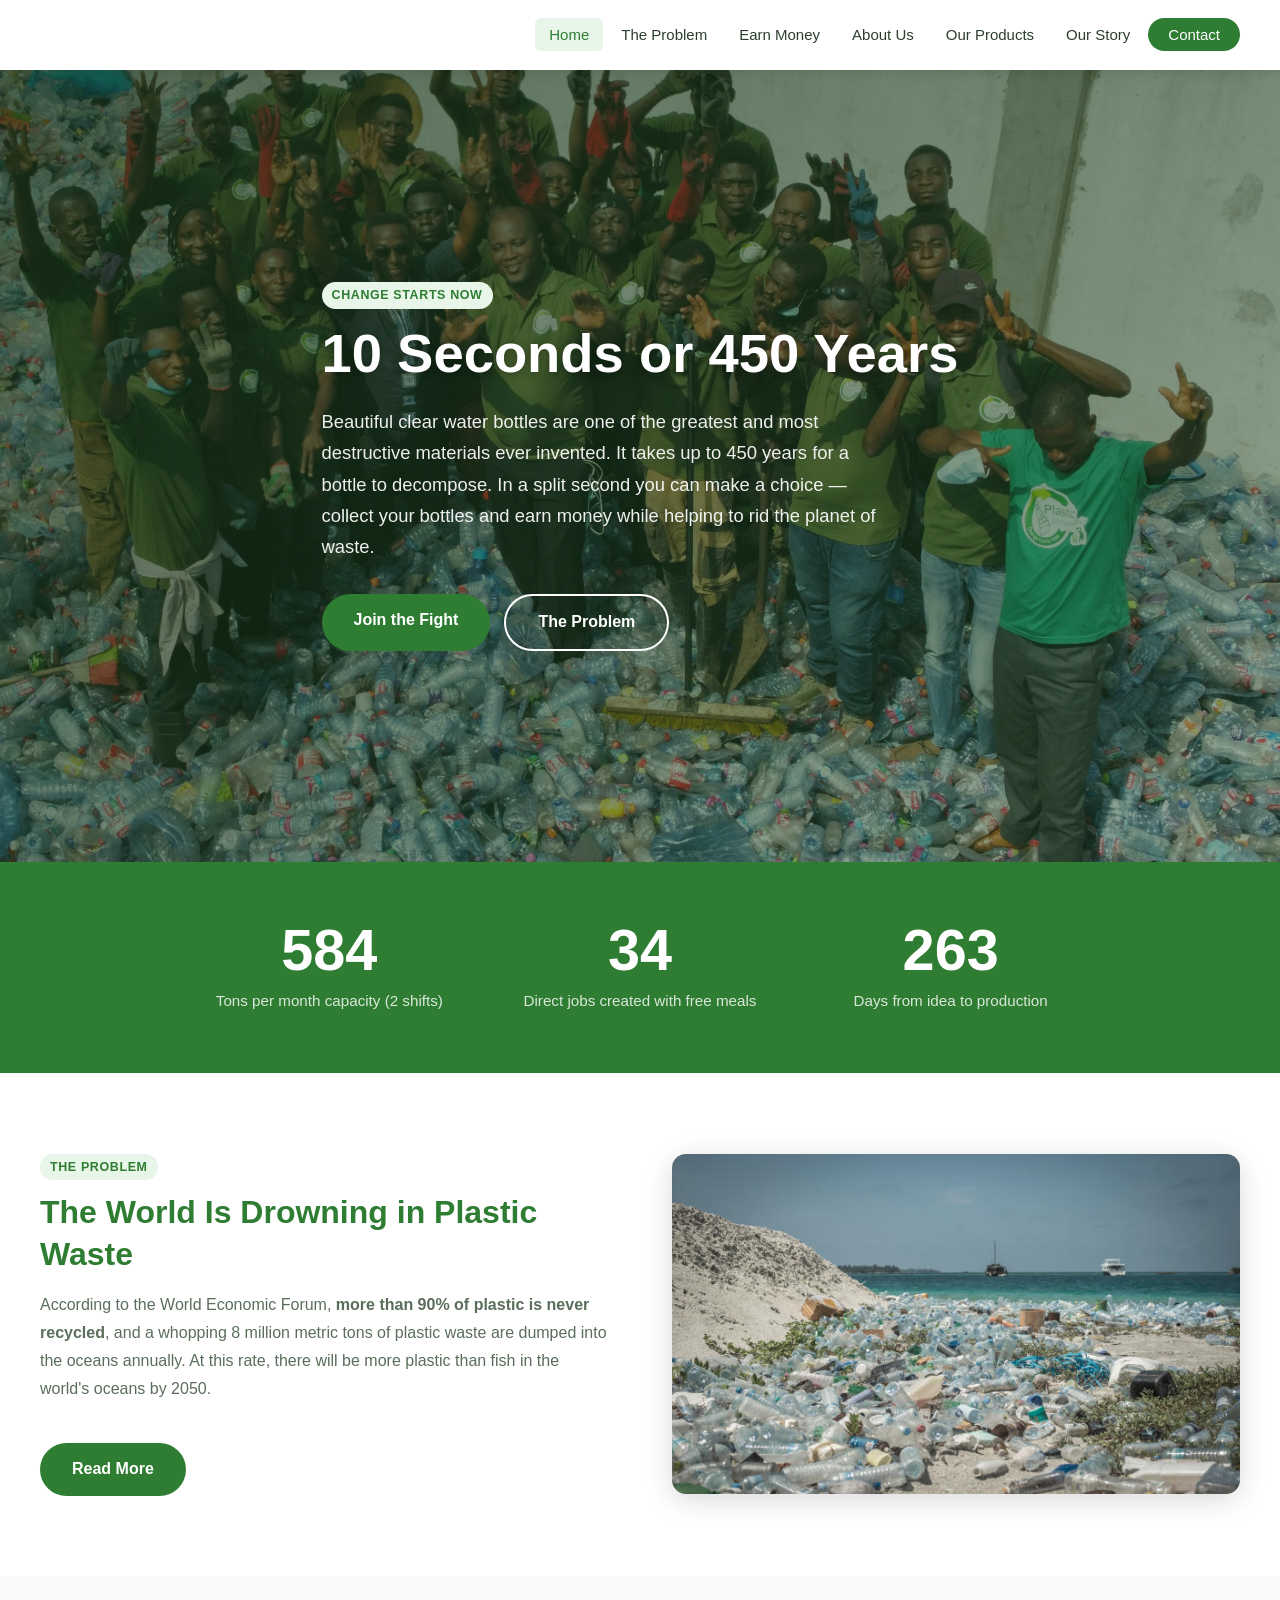
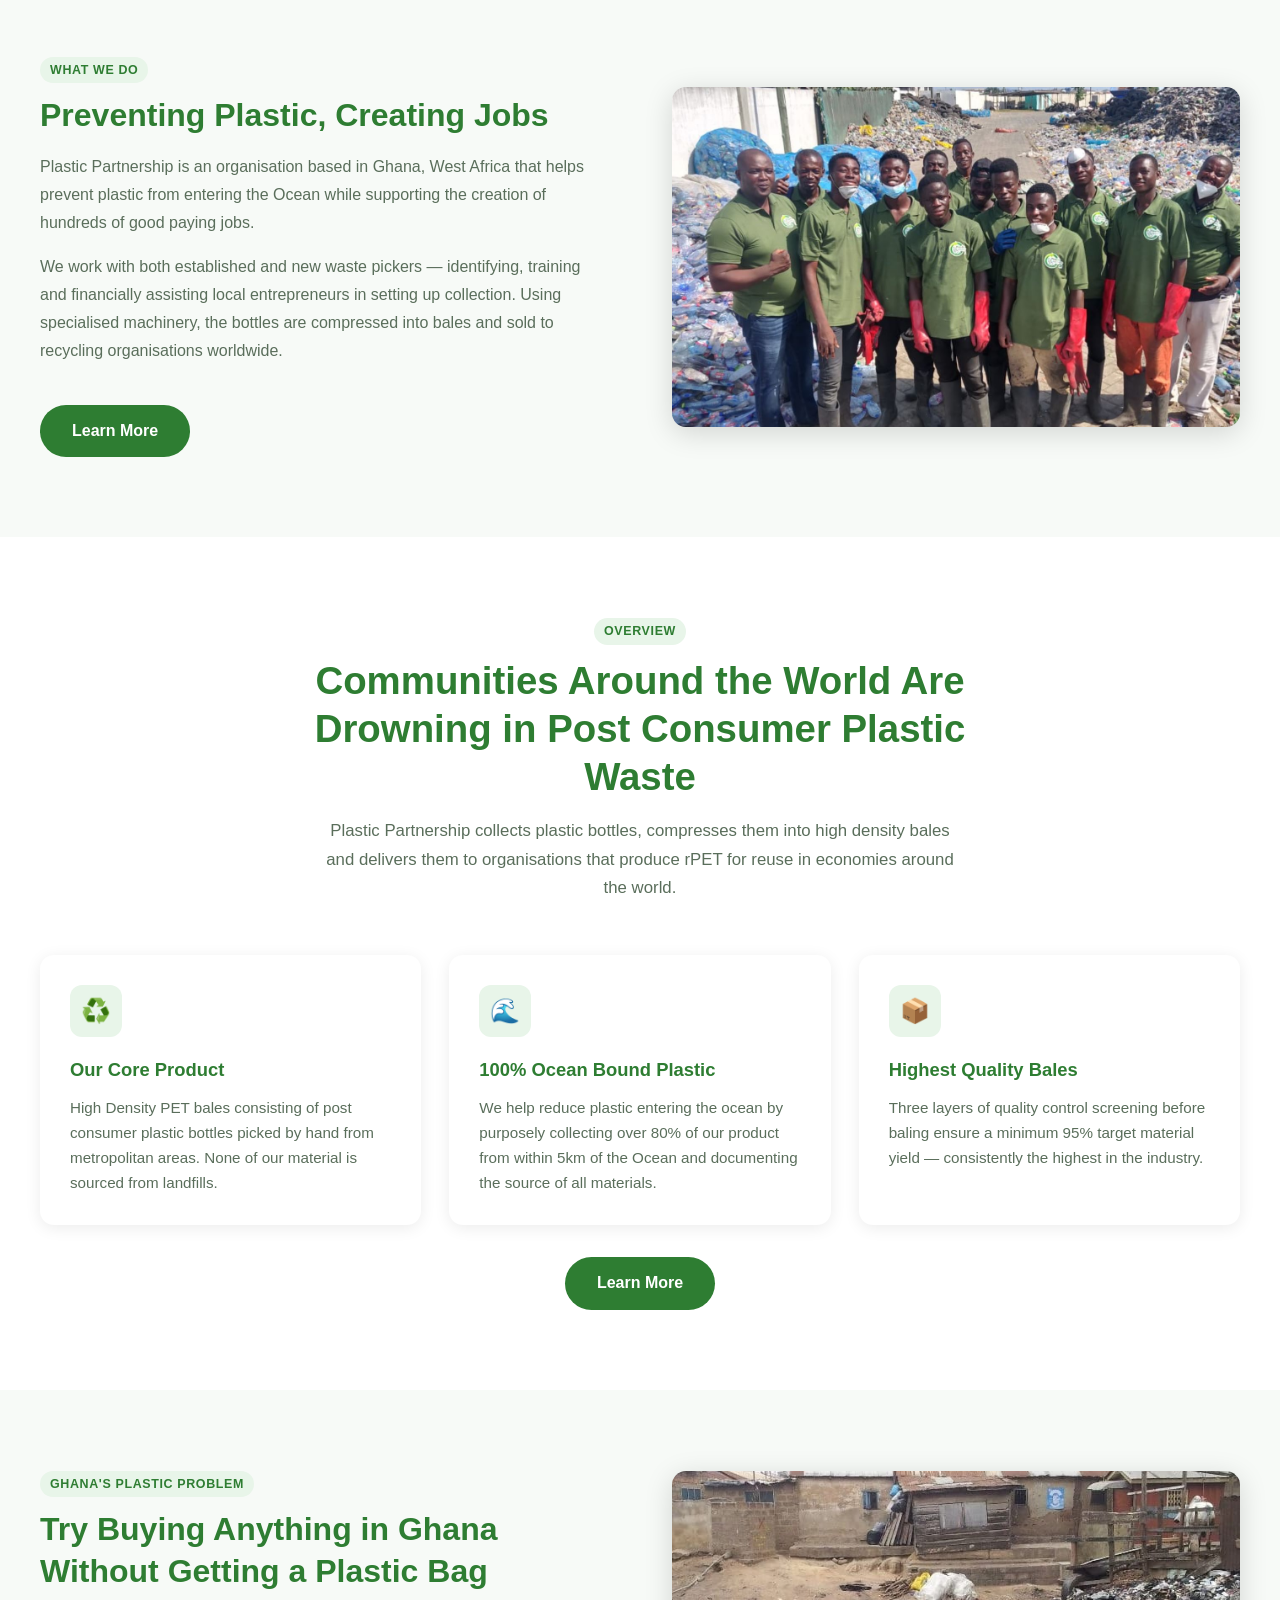
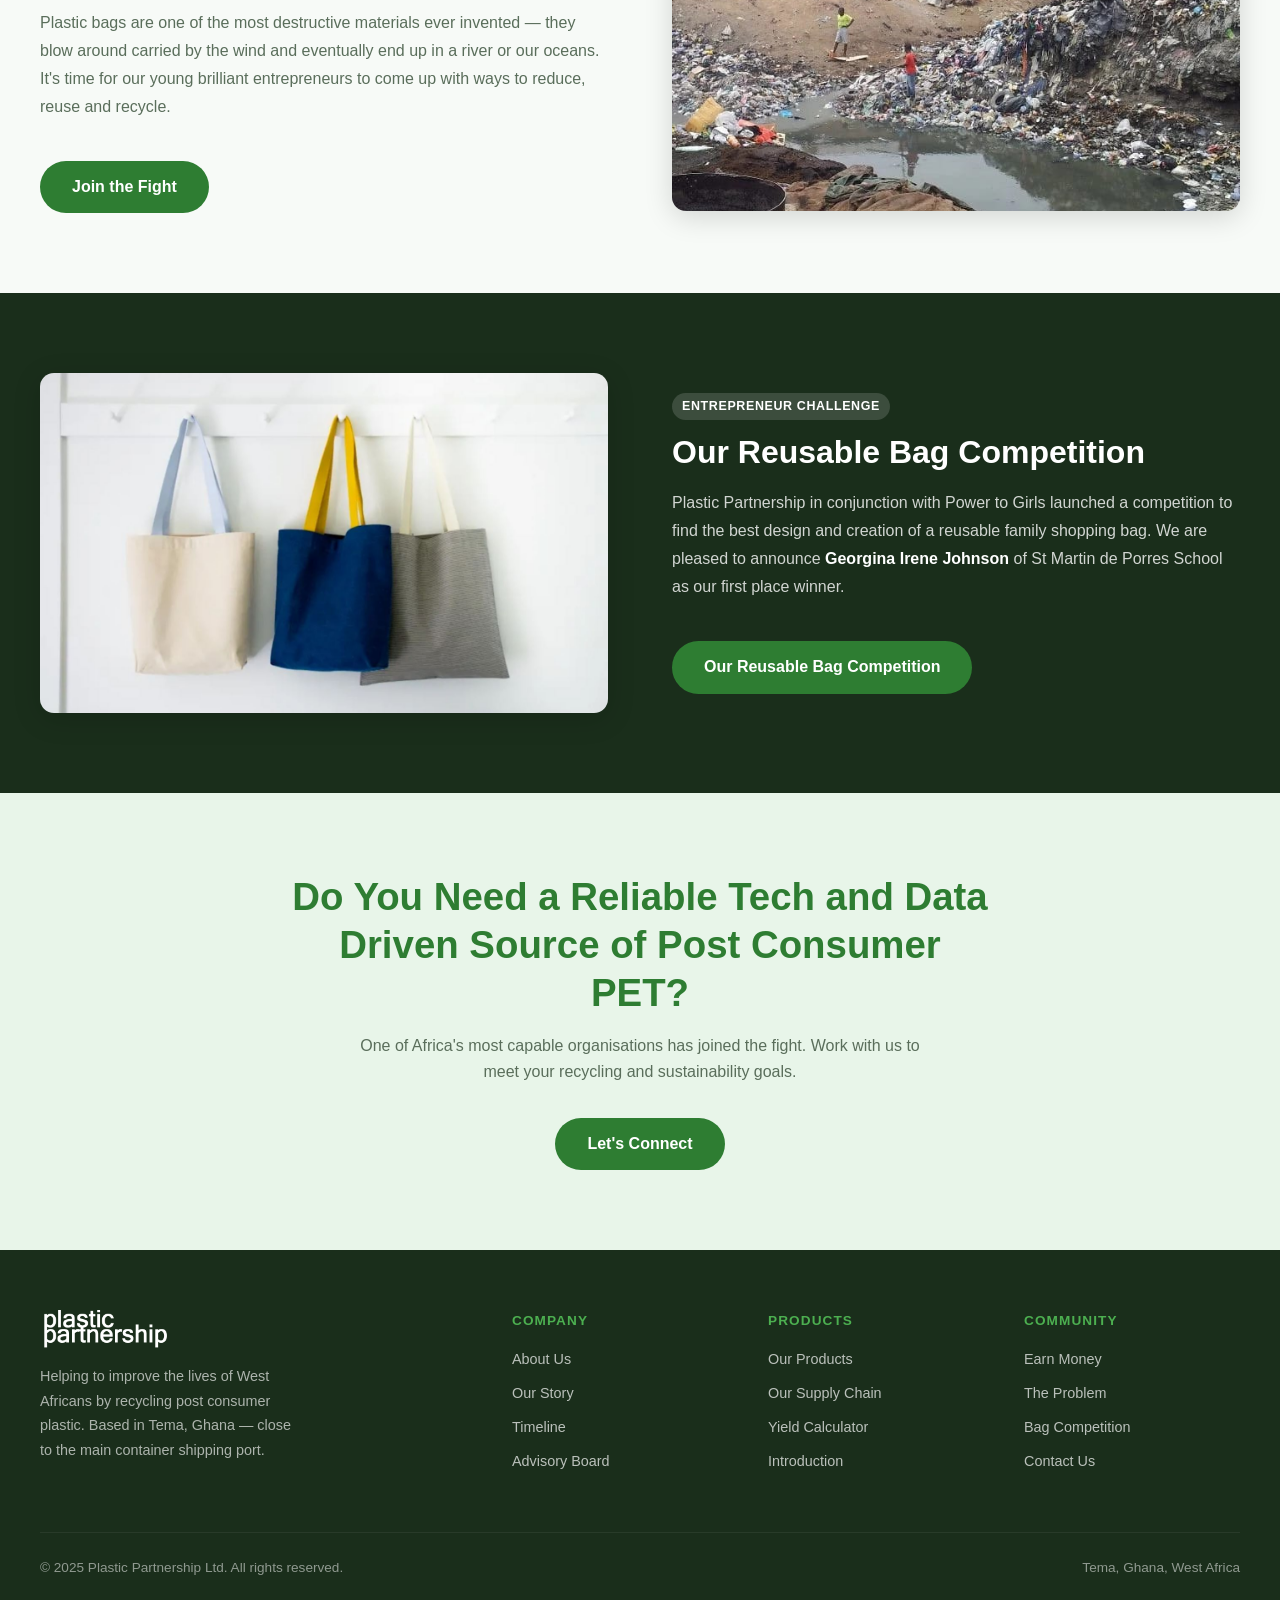
<file: index.html>
<!DOCTYPE html>
<html lang="en">
<head>
<meta charset="UTF-8">
<meta name="viewport" content="width=device-width, initial-scale=1.0">
<title>Change Starts Now – Plastic Partnership Ghana</title>
<meta name="description" content="Helping to improve the lives of West Africans by recycling post consumer plastic. Based in Ghana, West Africa.">
<link rel="stylesheet" href="style.css">
</head>
<body>

<!-- NAV -->
<nav>
  <div class="nav-inner">
    <a class="nav-logo" href="index.html"><img src="images/logo.png" alt="Plastic Partnership"></a>
    <ul class="nav-links">
      <li><a href="index.html" class="active">Home</a></li>
      <li><a href="plasticlifecycle.html">The Problem</a></li>
      <li><a href="jointhefight.html">Earn Money</a></li>
      <li><a href="about-us.html">About Us</a></li>
      <li><a href="our-products.html">Our Products</a></li>
      <li><a href="our-story.html">Our Story</a></li>
      <li><a href="letsconnect.html" class="nav-cta">Contact</a></li>
    </ul>
    <div class="nav-burger" id="navBurger"><span></span><span></span><span></span></div>
  </div>
  <div class="nav-mobile" id="navMobile">
    <a href="index.html">Home</a>
    <a href="plasticlifecycle.html">The Problem</a>
    <a href="jointhefight.html">Earn Money</a>
    <a href="about-us.html">About Us</a>
    <a href="our-products.html">Our Products</a>
    <a href="our-story.html">Our Story</a>
    <a href="timeline.html">Timeline</a>
    <a href="suppliers.html">Our Supply Chain</a>
    <a href="advisoryboard.html">Advisory Board</a>
    <a href="letsconnect.html">Contact</a>
  </div>
</nav>

<!-- HERO -->
<section class="hero" style="background-image:url('images/team-photo.jpg')">
  <div class="hero-overlay"></div>
  <div class="hero-content">
    <div class="tag">Change Starts Now</div>
    <h1>10 Seconds or 450 Years</h1>
    <p>Beautiful clear water bottles are one of the greatest and most destructive materials ever invented. It takes up to 450 years for a bottle to decompose. In a split second you can make a choice — collect your bottles and earn money while helping to rid the planet of waste.</p>
    <div class="btn-group">
      <a href="jointhefight.html" class="btn btn-green">Join the Fight</a>
      <a href="plasticlifecycle.html" class="btn btn-outline">The Problem</a>
    </div>
  </div>
</section>

<!-- STATS BAND -->
<div class="stats-band">
  <div class="stats-inner">
    <div>
      <div class="stat-num" data-counter="600">0</div>
      <div class="stat-label">Tons per month capacity (2 shifts)</div>
    </div>
    <div>
      <div class="stat-num" data-counter="35">0</div>
      <div class="stat-label">Direct jobs created with free meals</div>
    </div>
    <div>
      <div class="stat-num" data-counter="270">0</div>
      <div class="stat-label">Days from idea to production</div>
    </div>
  </div>
</div>

<!-- THE PROBLEM -->
<section class="section">
  <div class="container">
    <div class="split">
      <div class="split-text">
        <div class="tag">The Problem</div>
        <h2>The World Is Drowning in Plastic Waste</h2>
        <p>According to the World Economic Forum, <strong>more than 90% of plastic is never recycled</strong>, and a whopping 8 million metric tons of plastic waste are dumped into the oceans annually. At this rate, there will be more plastic than fish in the world's oceans by 2050.</p>
        <a href="plasticlifecycle.html" class="btn btn-green mt-24">Read More</a>
      </div>
      <div class="split-img">
        <img src="images/plastic-beach.jpg" alt="Plastic on beach">
      </div>
    </div>
  </div>
</section>

<!-- WHAT WE DO -->
<section class="section section-alt">
  <div class="container">
    <div class="split reverse">
      <div class="split-img">
        <img src="images/sorters.jpg" alt="Plastic Partnership sorting team">
      </div>
      <div class="split-text">
        <div class="tag">What We Do</div>
        <h2>Preventing Plastic, Creating Jobs</h2>
        <p>Plastic Partnership is an organisation based in Ghana, West Africa that helps prevent plastic from entering the Ocean while supporting the creation of hundreds of good paying jobs.</p>
        <p>We work with both established and new waste pickers — identifying, training and financially assisting local entrepreneurs in setting up collection. Using specialised machinery, the bottles are compressed into bales and sold to recycling organisations worldwide.</p>
        <a href="about-us.html" class="btn btn-green mt-24">Learn More</a>
      </div>
    </div>
  </div>
</section>

<!-- OUR PRODUCTS OVERVIEW -->
<section class="section">
  <div class="container">
    <div class="text-center" style="max-width:700px;margin:0 auto 52px;">
      <div class="tag">Overview</div>
      <h2 class="section-title">Communities Around the World Are Drowning in Post Consumer Plastic Waste</h2>
      <p class="section-sub" style="margin:0 auto;">Plastic Partnership collects plastic bottles, compresses them into high density bales and delivers them to organisations that produce rPET for reuse in economies around the world.</p>
    </div>
    <div class="grid-3">
      <div class="card">
        <div class="card-icon">♻️</div>
        <h3>Our Core Product</h3>
        <p>High Density PET bales consisting of post consumer plastic bottles picked by hand from metropolitan areas. None of our material is sourced from landfills.</p>
      </div>
      <div class="card">
        <div class="card-icon">🌊</div>
        <h3>100% Ocean Bound Plastic</h3>
        <p>We help reduce plastic entering the ocean by purposely collecting over 80% of our product from within 5km of the Ocean and documenting the source of all materials.</p>
      </div>
      <div class="card">
        <div class="card-icon">📦</div>
        <h3>Highest Quality Bales</h3>
        <p>Three layers of quality control screening before baling ensure a minimum 95% target material yield — consistently the highest in the industry.</p>
      </div>
    </div>
    <div class="text-center mt-32">
      <a href="our-products.html" class="btn btn-green">Learn More</a>
    </div>
  </div>
</section>

<!-- GHANA SECTION -->
<section class="section section-alt">
  <div class="container">
    <div class="split">
      <div class="split-text">
        <div class="tag">Ghana's Plastic Problem</div>
        <h2>Try Buying Anything in Ghana Without Getting a Plastic Bag</h2>
        <p>Plastic bags are one of the most destructive materials ever invented — they blow around carried by the wind and eventually end up in a river or our oceans. It's time for our young brilliant entrepreneurs to come up with ways to reduce, reuse and recycle.</p>
        <a href="jointhefight.html" class="btn btn-green mt-24">Join the Fight</a>
      </div>
      <div class="split-img">
        <img src="images/ghana-waste.jpg" alt="Ghana plastic waste problem">
      </div>
    </div>
  </div>
</section>

<!-- BAG COMPETITION CALLOUT -->
<section class="section section-dark">
  <div class="container">
    <div class="split">
      <div class="split-img">
        <img src="images/hanging-bags.jpg" alt="Reusable bag competition">
      </div>
      <div class="split-text">
        <div class="tag" style="background:rgba(255,255,255,.15);color:var(--white)">Entrepreneur Challenge</div>
        <h2 style="color:var(--white)">Our Reusable Bag Competition</h2>
        <p style="color:rgba(255,255,255,.8)">Plastic Partnership in conjunction with Power to Girls launched a competition to find the best design and creation of a reusable family shopping bag. We are pleased to announce <strong style="color:var(--white)">Georgina Irene Johnson</strong> of St Martin de Porres School as our first place winner.</p>
        <a href="competition.html" class="btn btn-green mt-24">Our Reusable Bag Competition</a>
      </div>
    </div>
  </div>
</section>

<!-- CTA BANNER -->
<section class="section" style="background:var(--green3);">
  <div class="container text-center">
    <h2 class="section-title" style="max-width:700px;margin:0 auto 16px;">Do You Need a Reliable Tech and Data Driven Source of Post Consumer PET?</h2>
    <p style="max-width:560px;margin:0 auto 32px;color:var(--muted);">One of Africa's most capable organisations has joined the fight. Work with us to meet your recycling and sustainability goals.</p>
    <a href="letsconnect.html" class="btn btn-green">Let's Connect</a>
  </div>
</section>

<!-- FOOTER -->
<footer>
  <div class="footer-inner">
    <div class="footer-grid">
      <div class="footer-brand">
        <img src="images/logo.png" alt="Plastic Partnership">
        <p>Helping to improve the lives of West Africans by recycling post consumer plastic. Based in Tema, Ghana — close to the main container shipping port.</p>
      </div>
      <div class="footer-col">
        <h4>Company</h4>
        <a href="about-us.html">About Us</a>
        <a href="our-story.html">Our Story</a>
        <a href="timeline.html">Timeline</a>
        <a href="advisoryboard.html">Advisory Board</a>
      </div>
      <div class="footer-col">
        <h4>Products</h4>
        <a href="our-products.html">Our Products</a>
        <a href="suppliers.html">Our Supply Chain</a>
        <a href="yieldmatters.html">Yield Calculator</a>
        <a href="introduction.html">Introduction</a>
      </div>
      <div class="footer-col">
        <h4>Community</h4>
        <a href="jointhefight.html">Earn Money</a>
        <a href="plasticlifecycle.html">The Problem</a>
        <a href="competition.html">Bag Competition</a>
        <a href="letsconnect.html">Contact Us</a>
      </div>
    </div>
    <div class="footer-bottom">
      <span>© 2025 Plastic Partnership Ltd. All rights reserved.</span>
      <span>Tema, Ghana, West Africa</span>
    </div>
  </div>
</footer>

<script src="main.js"></script>
</body>
</html>
</file>
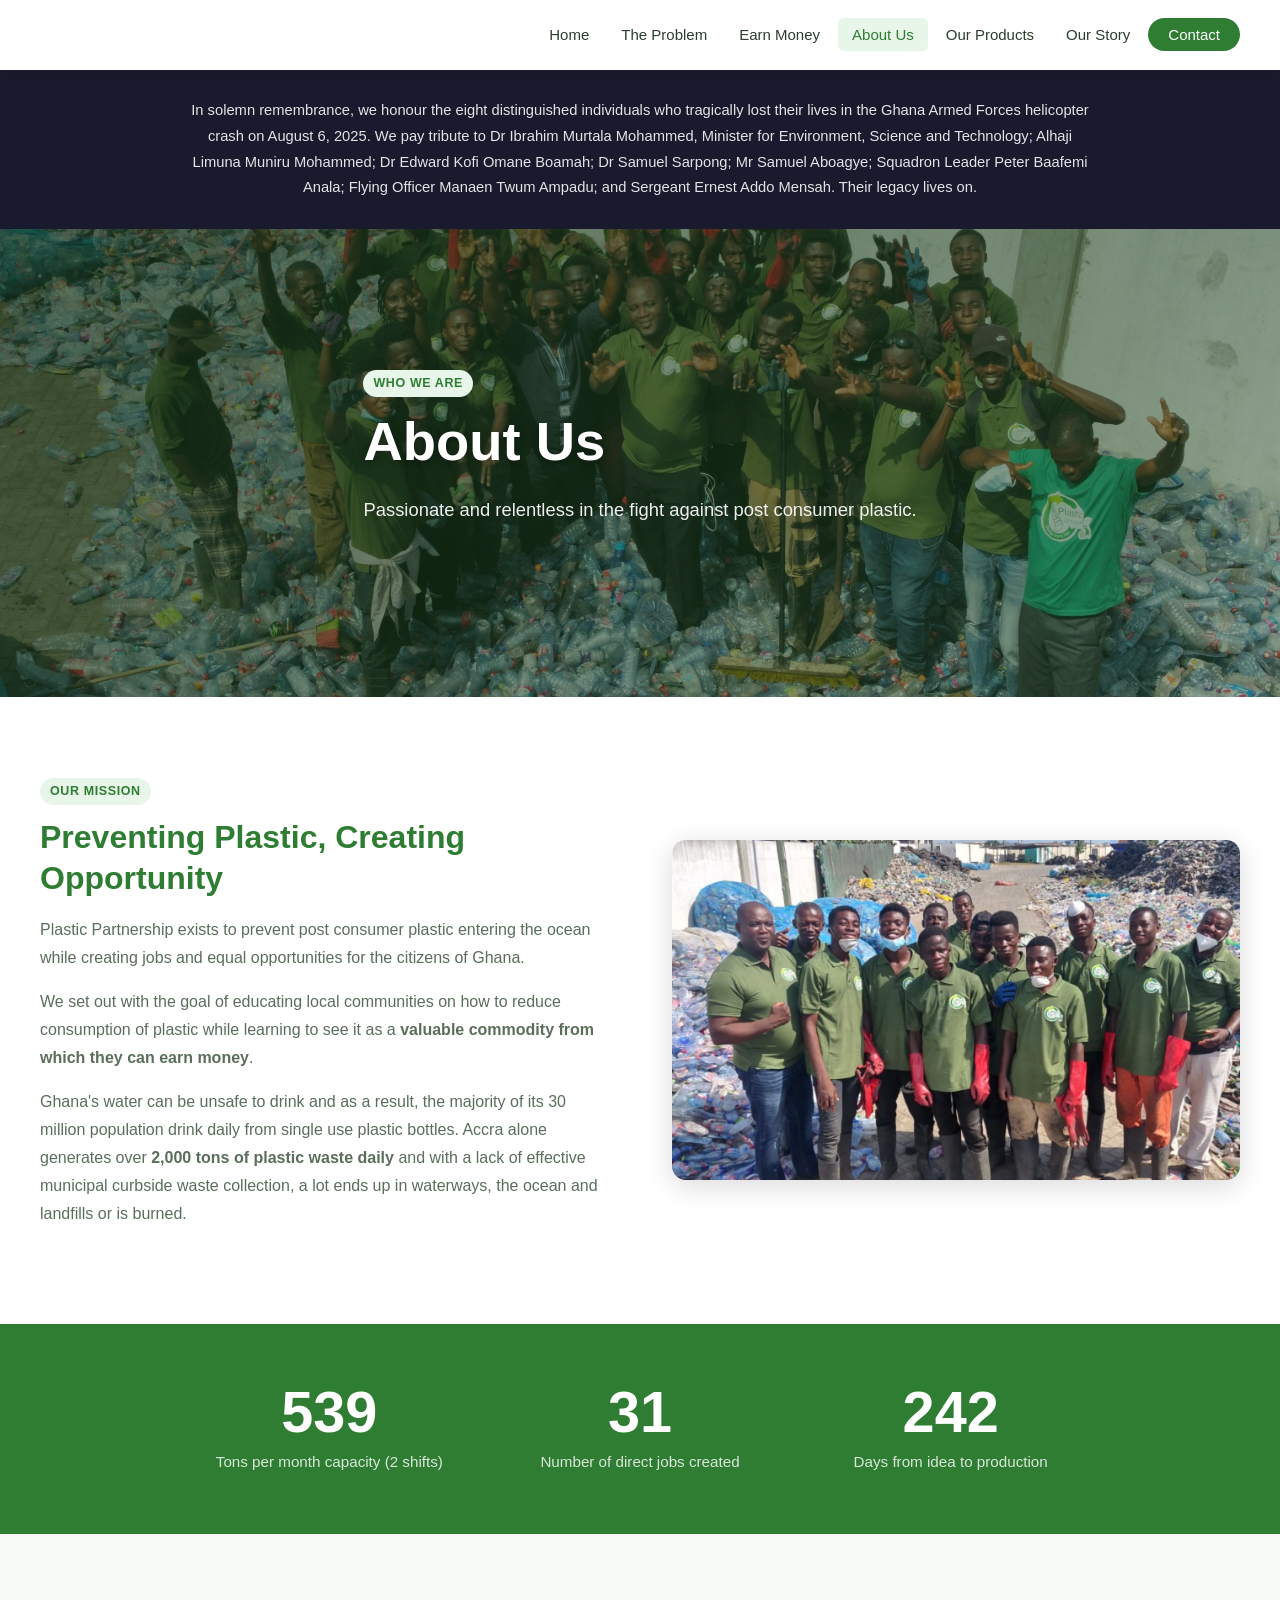
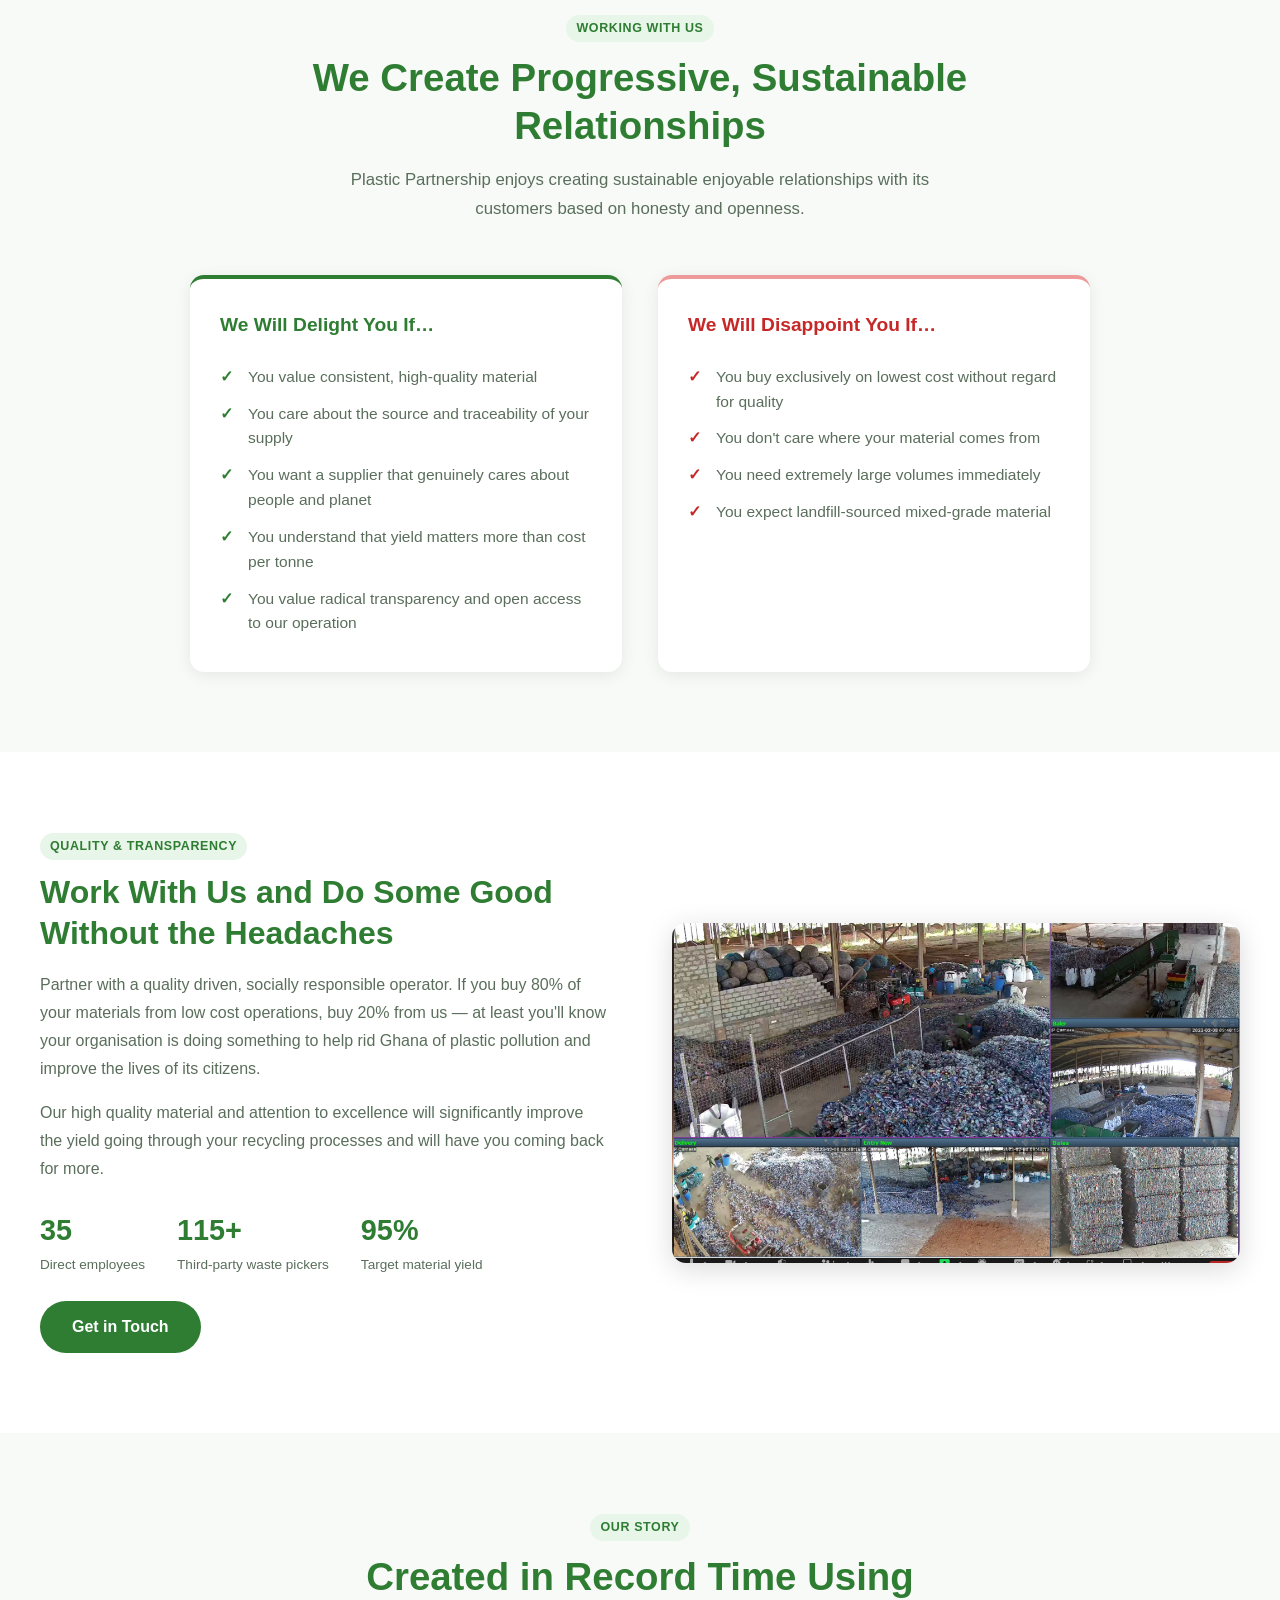
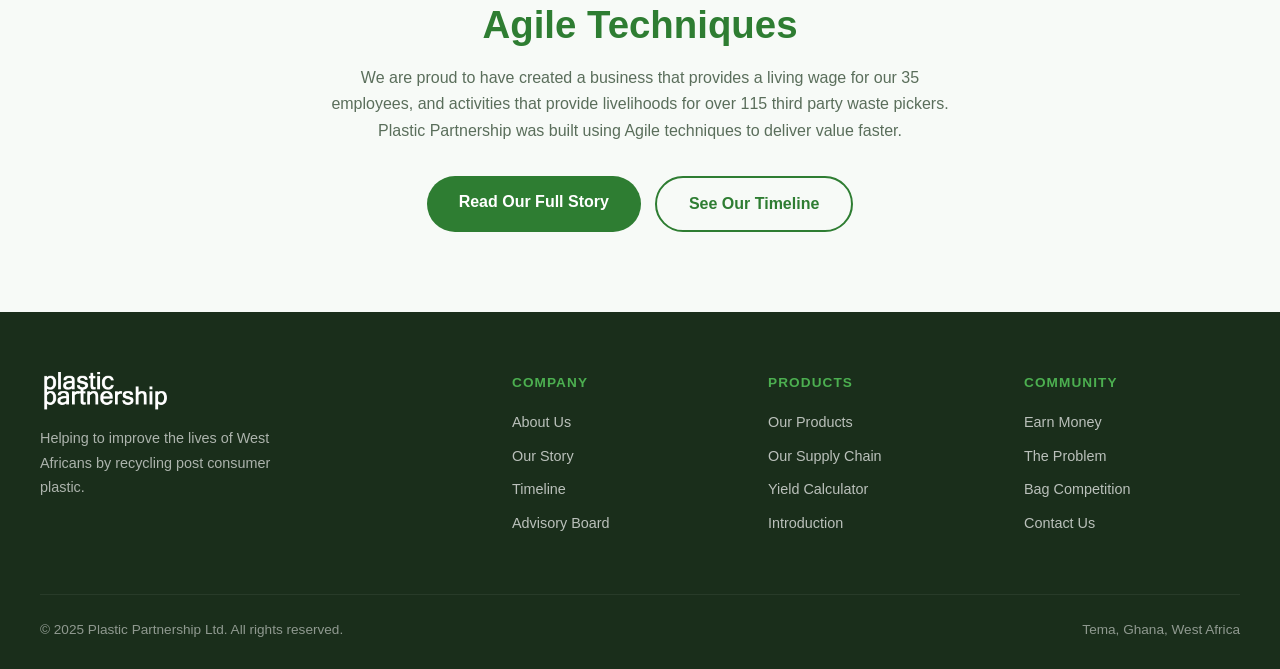
<file: about-us.html>
<!DOCTYPE html>
<html lang="en">
<head>
<meta charset="UTF-8">
<meta name="viewport" content="width=device-width, initial-scale=1.0">
<title>About Us – Plastic Partnership Ghana</title>
<meta name="description" content="Plastic Partnership exists to prevent post consumer plastic entering the ocean while creating jobs and equal opportunities for citizens of Ghana.">
<link rel="stylesheet" href="style.css">
</head>
<body>
<nav>
  <div class="nav-inner">
    <a class="nav-logo" href="index.html"><img src="images/logo.png" alt="Plastic Partnership"></a>
    <ul class="nav-links">
      <li><a href="index.html">Home</a></li>
      <li><a href="plasticlifecycle.html">The Problem</a></li>
      <li><a href="jointhefight.html">Earn Money</a></li>
      <li><a href="about-us.html" class="active">About Us</a></li>
      <li><a href="our-products.html">Our Products</a></li>
      <li><a href="our-story.html">Our Story</a></li>
      <li><a href="letsconnect.html" class="nav-cta">Contact</a></li>
    </ul>
    <div class="nav-burger" id="navBurger"><span></span><span></span><span></span></div>
  </div>
  <div class="nav-mobile" id="navMobile">
    <a href="index.html">Home</a>
    <a href="plasticlifecycle.html">The Problem</a>
    <a href="jointhefight.html">Earn Money</a>
    <a href="about-us.html">About Us</a>
    <a href="our-products.html">Our Products</a>
    <a href="our-story.html">Our Story</a>
    <a href="timeline.html">Timeline</a>
    <a href="suppliers.html">Our Supply Chain</a>
    <a href="advisoryboard.html">Advisory Board</a>
    <a href="letsconnect.html">Contact</a>
  </div>
</nav>

<!-- MEMORIAL BANNER -->
<div class="memorial-banner page-top">
  <p>In solemn remembrance, we honour the eight distinguished individuals who tragically lost their lives in the Ghana Armed Forces helicopter crash on August 6, 2025. We pay tribute to Dr Ibrahim Murtala Mohammed, Minister for Environment, Science and Technology; Alhaji Limuna Muniru Mohammed; Dr Edward Kofi Omane Boamah; Dr Samuel Sarpong; Mr Samuel Aboagye; Squadron Leader Peter Baafemi Anala; Flying Officer Manaen Twum Ampadu; and Sergeant Ernest Addo Mensah. Their legacy lives on.</p>
</div>

<section class="hero hero-small" style="background-image:url('images/team-scaled.jpg');margin-top:0;">
  <div class="hero-overlay"></div>
  <div class="hero-content">
    <div class="tag">Who We Are</div>
    <h1>About Us</h1>
    <p>Passionate and relentless in the fight against post consumer plastic.</p>
  </div>
</section>

<section class="section">
  <div class="container">
    <div class="split">
      <div class="split-text">
        <div class="tag">Our Mission</div>
        <h2>Preventing Plastic, Creating Opportunity</h2>
        <p>Plastic Partnership exists to prevent post consumer plastic entering the ocean while creating jobs and equal opportunities for the citizens of Ghana.</p>
        <p>We set out with the goal of educating local communities on how to reduce consumption of plastic while learning to see it as a <strong>valuable commodity from which they can earn money</strong>.</p>
        <p>Ghana's water can be unsafe to drink and as a result, the majority of its 30 million population drink daily from single use plastic bottles. Accra alone generates over <strong>2,000 tons of plastic waste daily</strong> and with a lack of effective municipal curbside waste collection, a lot ends up in waterways, the ocean and landfills or is burned.</p>
      </div>
      <div class="split-img">
        <img src="images/sorters.jpg" alt="Plastic Partnership team at work">
      </div>
    </div>
  </div>
</section>

<div class="stats-band">
  <div class="stats-inner">
    <div>
      <div class="stat-num" data-counter="600">0</div>
      <div class="stat-label">Tons per month capacity (2 shifts)</div>
    </div>
    <div>
      <div class="stat-num" data-counter="35">0</div>
      <div class="stat-label">Number of direct jobs created</div>
    </div>
    <div>
      <div class="stat-num" data-counter="270">0</div>
      <div class="stat-label">Days from idea to production</div>
    </div>
  </div>
</div>

<section class="section section-alt">
  <div class="container">
    <div class="text-center" style="max-width:700px;margin:0 auto 52px;">
      <div class="tag">Working With Us</div>
      <h2 class="section-title">We Create Progressive, Sustainable Relationships</h2>
      <p class="section-sub" style="margin:0 auto;">Plastic Partnership enjoys creating sustainable enjoyable relationships with its customers based on honesty and openness.</p>
    </div>
    <div class="grid-2" style="max-width:900px;margin:0 auto;">
      <div class="card" style="border-top:4px solid var(--green);">
        <h3 style="color:var(--green);font-size:1.2rem;margin-bottom:18px;">We Will Delight You If…</h3>
        <ul class="check-list">
          <li>You value consistent, high-quality material</li>
          <li>You care about the source and traceability of your supply</li>
          <li>You want a supplier that genuinely cares about people and planet</li>
          <li>You understand that yield matters more than cost per tonne</li>
          <li>You value radical transparency and open access to our operation</li>
        </ul>
      </div>
      <div class="card" style="border-top:4px solid #EF9A9A;">
        <h3 style="color:#C62828;font-size:1.2rem;margin-bottom:18px;">We Will Disappoint You If…</h3>
        <ul class="check-list" style="--green:#C62828;">
          <li>You buy exclusively on lowest cost without regard for quality</li>
          <li>You don't care where your material comes from</li>
          <li>You need extremely large volumes immediately</li>
          <li>You expect landfill-sourced mixed-grade material</li>
        </ul>
      </div>
    </div>
  </div>
</section>

<section class="section">
  <div class="container">
    <div class="split reverse">
      <div class="split-img">
        <img src="images/inspection.jpg" alt="Factory inspection">
      </div>
      <div class="split-text">
        <div class="tag">Quality & Transparency</div>
        <h2>Work With Us and Do Some Good Without the Headaches</h2>
        <p>Partner with a quality driven, socially responsible operator. If you buy 80% of your materials from low cost operations, buy 20% from us — at least you'll know your organisation is doing something to help rid Ghana of plastic pollution and improve the lives of its citizens.</p>
        <p>Our high quality material and attention to excellence will significantly improve the yield going through your recycling processes and will have you coming back for more.</p>
        <div style="margin-top:24px;display:flex;gap:32px;flex-wrap:wrap;">
          <div>
            <div style="font-size:1.8rem;font-weight:800;color:var(--green);">35</div>
            <div style="font-size:.85rem;color:var(--muted);">Direct employees</div>
          </div>
          <div>
            <div style="font-size:1.8rem;font-weight:800;color:var(--green);">115+</div>
            <div style="font-size:.85rem;color:var(--muted);">Third-party waste pickers</div>
          </div>
          <div>
            <div style="font-size:1.8rem;font-weight:800;color:var(--green);">95%</div>
            <div style="font-size:.85rem;color:var(--muted);">Target material yield</div>
          </div>
        </div>
        <a href="letsconnect.html" class="btn btn-green mt-24">Get in Touch</a>
      </div>
    </div>
  </div>
</section>

<section class="section section-alt">
  <div class="container text-center">
    <div class="tag">Our Story</div>
    <h2 class="section-title" style="max-width:600px;margin:0 auto 16px;">Created in Record Time Using Agile Techniques</h2>
    <p style="max-width:640px;margin:0 auto 32px;color:var(--muted);">We are proud to have created a business that provides a living wage for our 35 employees, and activities that provide livelihoods for over 115 third party waste pickers. Plastic Partnership was built using Agile techniques to deliver value faster.</p>
    <div class="btn-group" style="justify-content:center;">
      <a href="our-story.html" class="btn btn-green">Read Our Full Story</a>
      <a href="timeline.html" class="btn btn-outline" style="color:var(--green);border-color:var(--green);">See Our Timeline</a>
    </div>
  </div>
</section>

<footer>
  <div class="footer-inner">
    <div class="footer-grid">
      <div class="footer-brand">
        <img src="images/logo.png" alt="Plastic Partnership">
        <p>Helping to improve the lives of West Africans by recycling post consumer plastic.</p>
      </div>
      <div class="footer-col">
        <h4>Company</h4>
        <a href="about-us.html">About Us</a>
        <a href="our-story.html">Our Story</a>
        <a href="timeline.html">Timeline</a>
        <a href="advisoryboard.html">Advisory Board</a>
      </div>
      <div class="footer-col">
        <h4>Products</h4>
        <a href="our-products.html">Our Products</a>
        <a href="suppliers.html">Our Supply Chain</a>
        <a href="yieldmatters.html">Yield Calculator</a>
        <a href="introduction.html">Introduction</a>
      </div>
      <div class="footer-col">
        <h4>Community</h4>
        <a href="jointhefight.html">Earn Money</a>
        <a href="plasticlifecycle.html">The Problem</a>
        <a href="competition.html">Bag Competition</a>
        <a href="letsconnect.html">Contact Us</a>
      </div>
    </div>
    <div class="footer-bottom">
      <span>© 2025 Plastic Partnership Ltd. All rights reserved.</span>
      <span>Tema, Ghana, West Africa</span>
    </div>
  </div>
</footer>
<script src="main.js"></script>
</body>
</html>
</file>
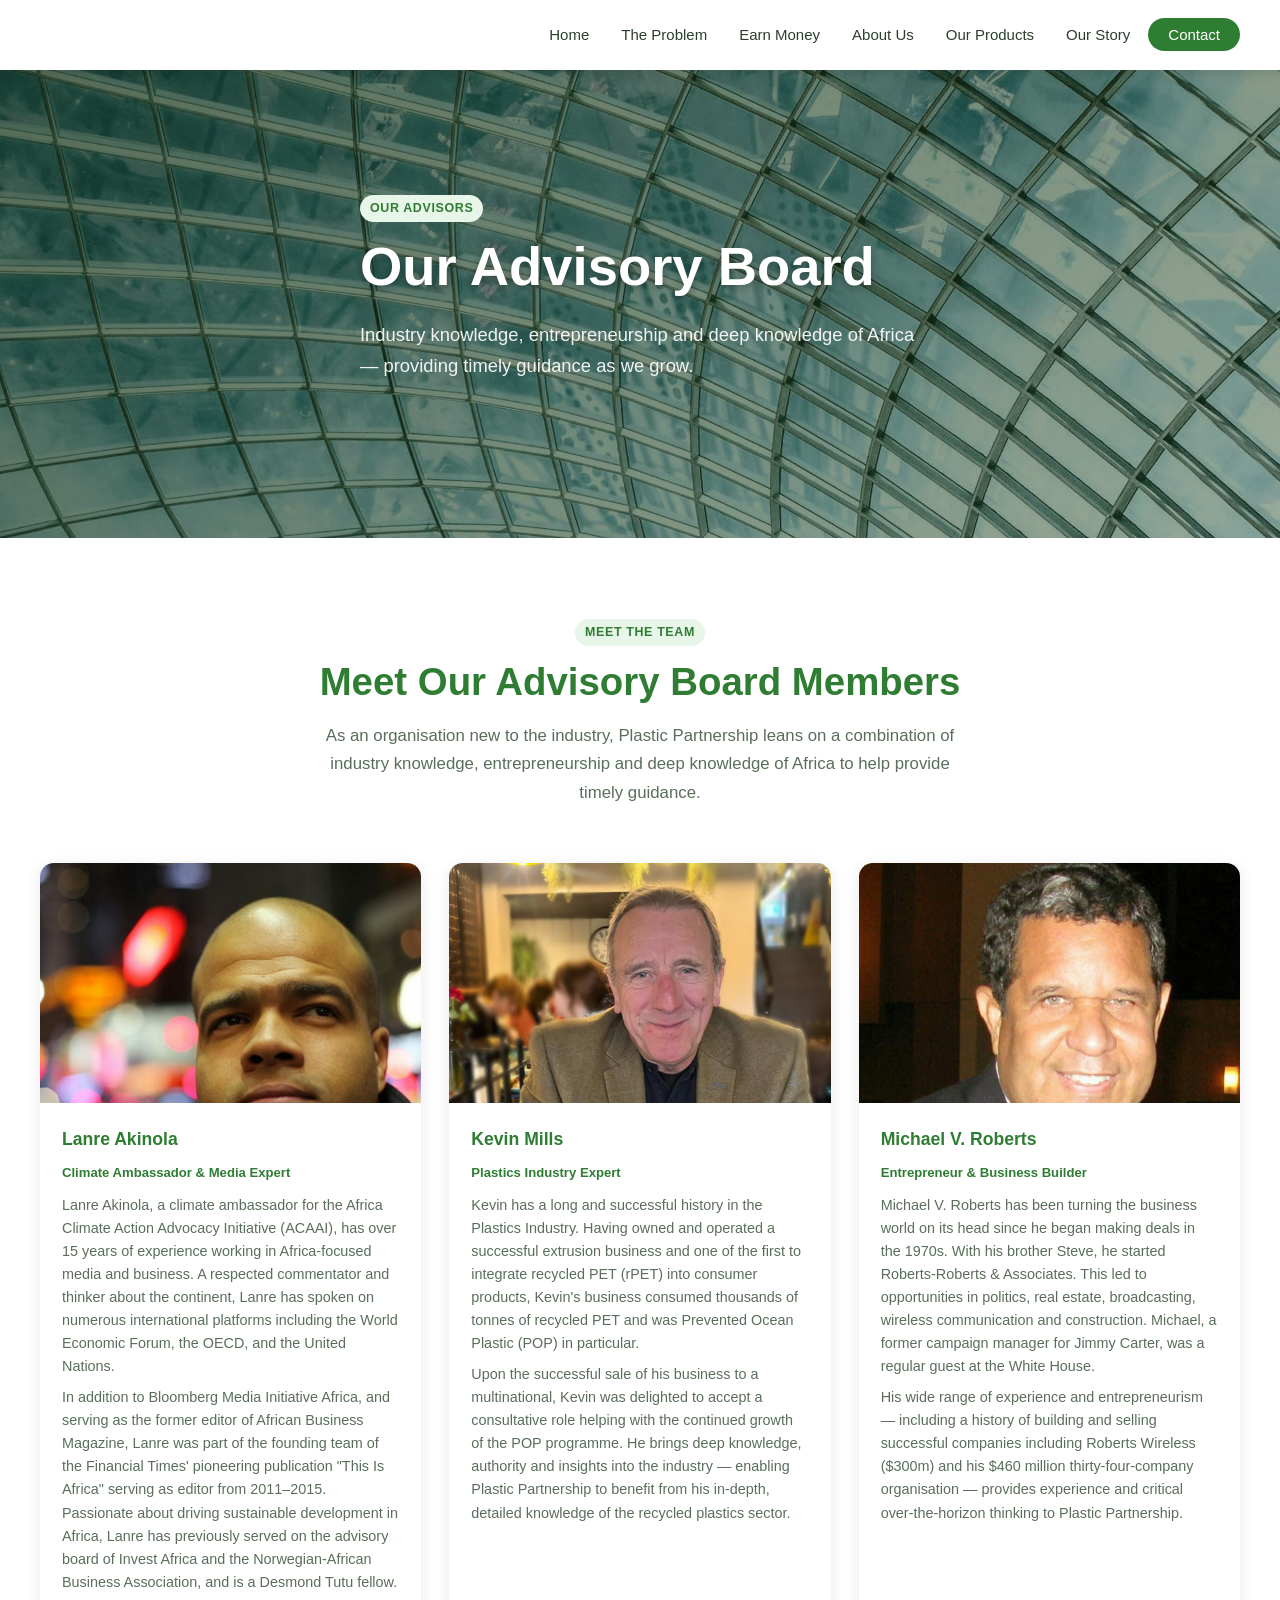
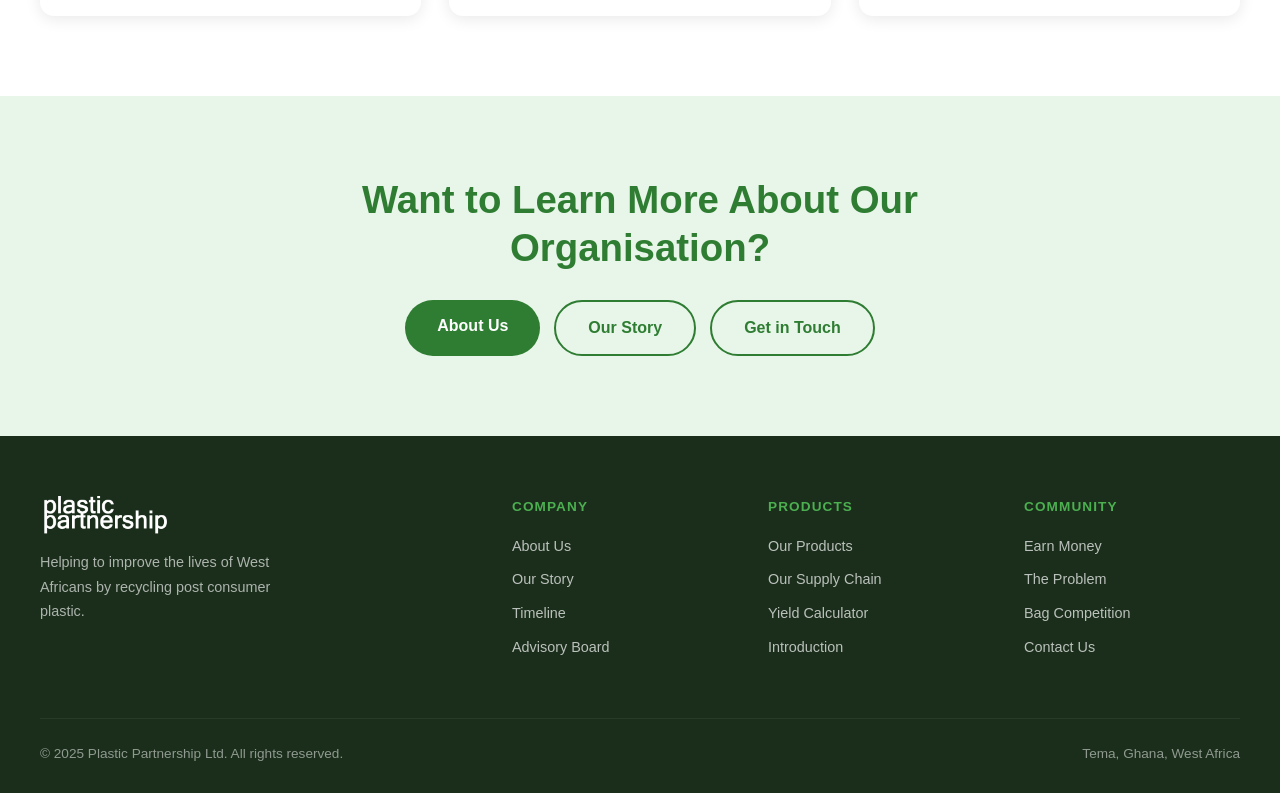
<file: advisoryboard.html>
<!DOCTYPE html>
<html lang="en">
<head>
<meta charset="UTF-8">
<meta name="viewport" content="width=device-width, initial-scale=1.0">
<title>Advisory Board – Plastic Partnership Ghana</title>
<meta name="description" content="Meet the Plastic Partnership advisory board — combining industry knowledge, entrepreneurship and deep knowledge of Africa.">
<link rel="stylesheet" href="style.css">
</head>
<body>
<nav>
  <div class="nav-inner">
    <a class="nav-logo" href="index.html"><img src="images/logo.png" alt="Plastic Partnership"></a>
    <ul class="nav-links">
      <li><a href="index.html">Home</a></li>
      <li><a href="plasticlifecycle.html">The Problem</a></li>
      <li><a href="jointhefight.html">Earn Money</a></li>
      <li><a href="about-us.html">About Us</a></li>
      <li><a href="our-products.html">Our Products</a></li>
      <li><a href="our-story.html">Our Story</a></li>
      <li><a href="letsconnect.html" class="nav-cta">Contact</a></li>
    </ul>
    <div class="nav-burger" id="navBurger"><span></span><span></span><span></span></div>
  </div>
  <div class="nav-mobile" id="navMobile">
    <a href="index.html">Home</a>
    <a href="plasticlifecycle.html">The Problem</a>
    <a href="jointhefight.html">Earn Money</a>
    <a href="about-us.html">About Us</a>
    <a href="our-products.html">Our Products</a>
    <a href="our-story.html">Our Story</a>
    <a href="timeline.html">Timeline</a>
    <a href="suppliers.html">Our Supply Chain</a>
    <a href="advisoryboard.html">Advisory Board</a>
    <a href="letsconnect.html">Contact</a>
  </div>
</nav>

<section class="hero hero-small" style="background-image:url('images/advisory-bg.jpg')">
  <div class="hero-overlay"></div>
  <div class="hero-content">
    <div class="tag">Our Advisors</div>
    <h1>Our Advisory Board</h1>
    <p>Industry knowledge, entrepreneurship and deep knowledge of Africa — providing timely guidance as we grow.</p>
  </div>
</section>

<section class="section">
  <div class="container">
    <div class="text-center" style="max-width:700px;margin:0 auto 56px;">
      <div class="tag">Meet the Team</div>
      <h2 class="section-title">Meet Our Advisory Board Members</h2>
      <p class="section-sub" style="margin:0 auto;">As an organisation new to the industry, Plastic Partnership leans on a combination of industry knowledge, entrepreneurship and deep knowledge of Africa to help provide timely guidance.</p>
    </div>

    <div class="grid-3">
      <div class="team-card">
        <img src="images/lanre.jpg" alt="Lanre Akinola">
        <div class="team-card-body">
          <h3>Lanre Akinola</h3>
          <div style="font-size:.82rem;color:var(--green);font-weight:600;margin-bottom:10px;">Climate Ambassador & Media Expert</div>
          <p>Lanre Akinola, a climate ambassador for the Africa Climate Action Advocacy Initiative (ACAAI), has over 15 years of experience working in Africa-focused media and business. A respected commentator and thinker about the continent, Lanre has spoken on numerous international platforms including the World Economic Forum, the OECD, and the United Nations.</p>
          <p class="mt-8">In addition to Bloomberg Media Initiative Africa, and serving as the former editor of African Business Magazine, Lanre was part of the founding team of the Financial Times' pioneering publication "This Is Africa" serving as editor from 2011–2015. Passionate about driving sustainable development in Africa, Lanre has previously served on the advisory board of Invest Africa and the Norwegian-African Business Association, and is a Desmond Tutu fellow.</p>
        </div>
      </div>

      <div class="team-card">
        <img src="images/kevin.jpg" alt="Kevin Mills">
        <div class="team-card-body">
          <h3>Kevin Mills</h3>
          <div style="font-size:.82rem;color:var(--green);font-weight:600;margin-bottom:10px;">Plastics Industry Expert</div>
          <p>Kevin has a long and successful history in the Plastics Industry. Having owned and operated a successful extrusion business and one of the first to integrate recycled PET (rPET) into consumer products, Kevin's business consumed thousands of tonnes of recycled PET and was Prevented Ocean Plastic (POP) in particular.</p>
          <p class="mt-8">Upon the successful sale of his business to a multinational, Kevin was delighted to accept a consultative role helping with the continued growth of the POP programme. He brings deep knowledge, authority and insights into the industry — enabling Plastic Partnership to benefit from his in-depth, detailed knowledge of the recycled plastics sector.</p>
        </div>
      </div>

      <div class="team-card">
        <img src="images/michael.jpg" alt="Michael V. Roberts">
        <div class="team-card-body">
          <h3>Michael V. Roberts</h3>
          <div style="font-size:.82rem;color:var(--green);font-weight:600;margin-bottom:10px;">Entrepreneur & Business Builder</div>
          <p>Michael V. Roberts has been turning the business world on its head since he began making deals in the 1970s. With his brother Steve, he started Roberts-Roberts &amp; Associates. This led to opportunities in politics, real estate, broadcasting, wireless communication and construction. Michael, a former campaign manager for Jimmy Carter, was a regular guest at the White House.</p>
          <p class="mt-8">His wide range of experience and entrepreneurism — including a history of building and selling successful companies including Roberts Wireless ($300m) and his $460 million thirty-four-company organisation — provides experience and critical over-the-horizon thinking to Plastic Partnership.</p>
        </div>
      </div>
    </div>
  </div>
</section>

<section class="section" style="background:var(--green3);">
  <div class="container text-center">
    <h2 class="section-title" style="max-width:600px;margin:0 auto 16px;">Want to Learn More About Our Organisation?</h2>
    <div class="btn-group" style="justify-content:center;margin-top:28px;">
      <a href="about-us.html" class="btn btn-green">About Us</a>
      <a href="our-story.html" class="btn btn-outline" style="color:var(--green);border-color:var(--green);">Our Story</a>
      <a href="letsconnect.html" class="btn btn-outline" style="color:var(--green);border-color:var(--green);">Get in Touch</a>
    </div>
  </div>
</section>

<footer>
  <div class="footer-inner">
    <div class="footer-grid">
      <div class="footer-brand">
        <img src="images/logo.png" alt="Plastic Partnership">
        <p>Helping to improve the lives of West Africans by recycling post consumer plastic.</p>
      </div>
      <div class="footer-col">
        <h4>Company</h4>
        <a href="about-us.html">About Us</a>
        <a href="our-story.html">Our Story</a>
        <a href="timeline.html">Timeline</a>
        <a href="advisoryboard.html">Advisory Board</a>
      </div>
      <div class="footer-col">
        <h4>Products</h4>
        <a href="our-products.html">Our Products</a>
        <a href="suppliers.html">Our Supply Chain</a>
        <a href="yieldmatters.html">Yield Calculator</a>
        <a href="introduction.html">Introduction</a>
      </div>
      <div class="footer-col">
        <h4>Community</h4>
        <a href="jointhefight.html">Earn Money</a>
        <a href="plasticlifecycle.html">The Problem</a>
        <a href="competition.html">Bag Competition</a>
        <a href="letsconnect.html">Contact Us</a>
      </div>
    </div>
    <div class="footer-bottom">
      <span>© 2025 Plastic Partnership Ltd. All rights reserved.</span>
      <span>Tema, Ghana, West Africa</span>
    </div>
  </div>
</footer>
<script src="main.js"></script>
</body>
</html>
</file>
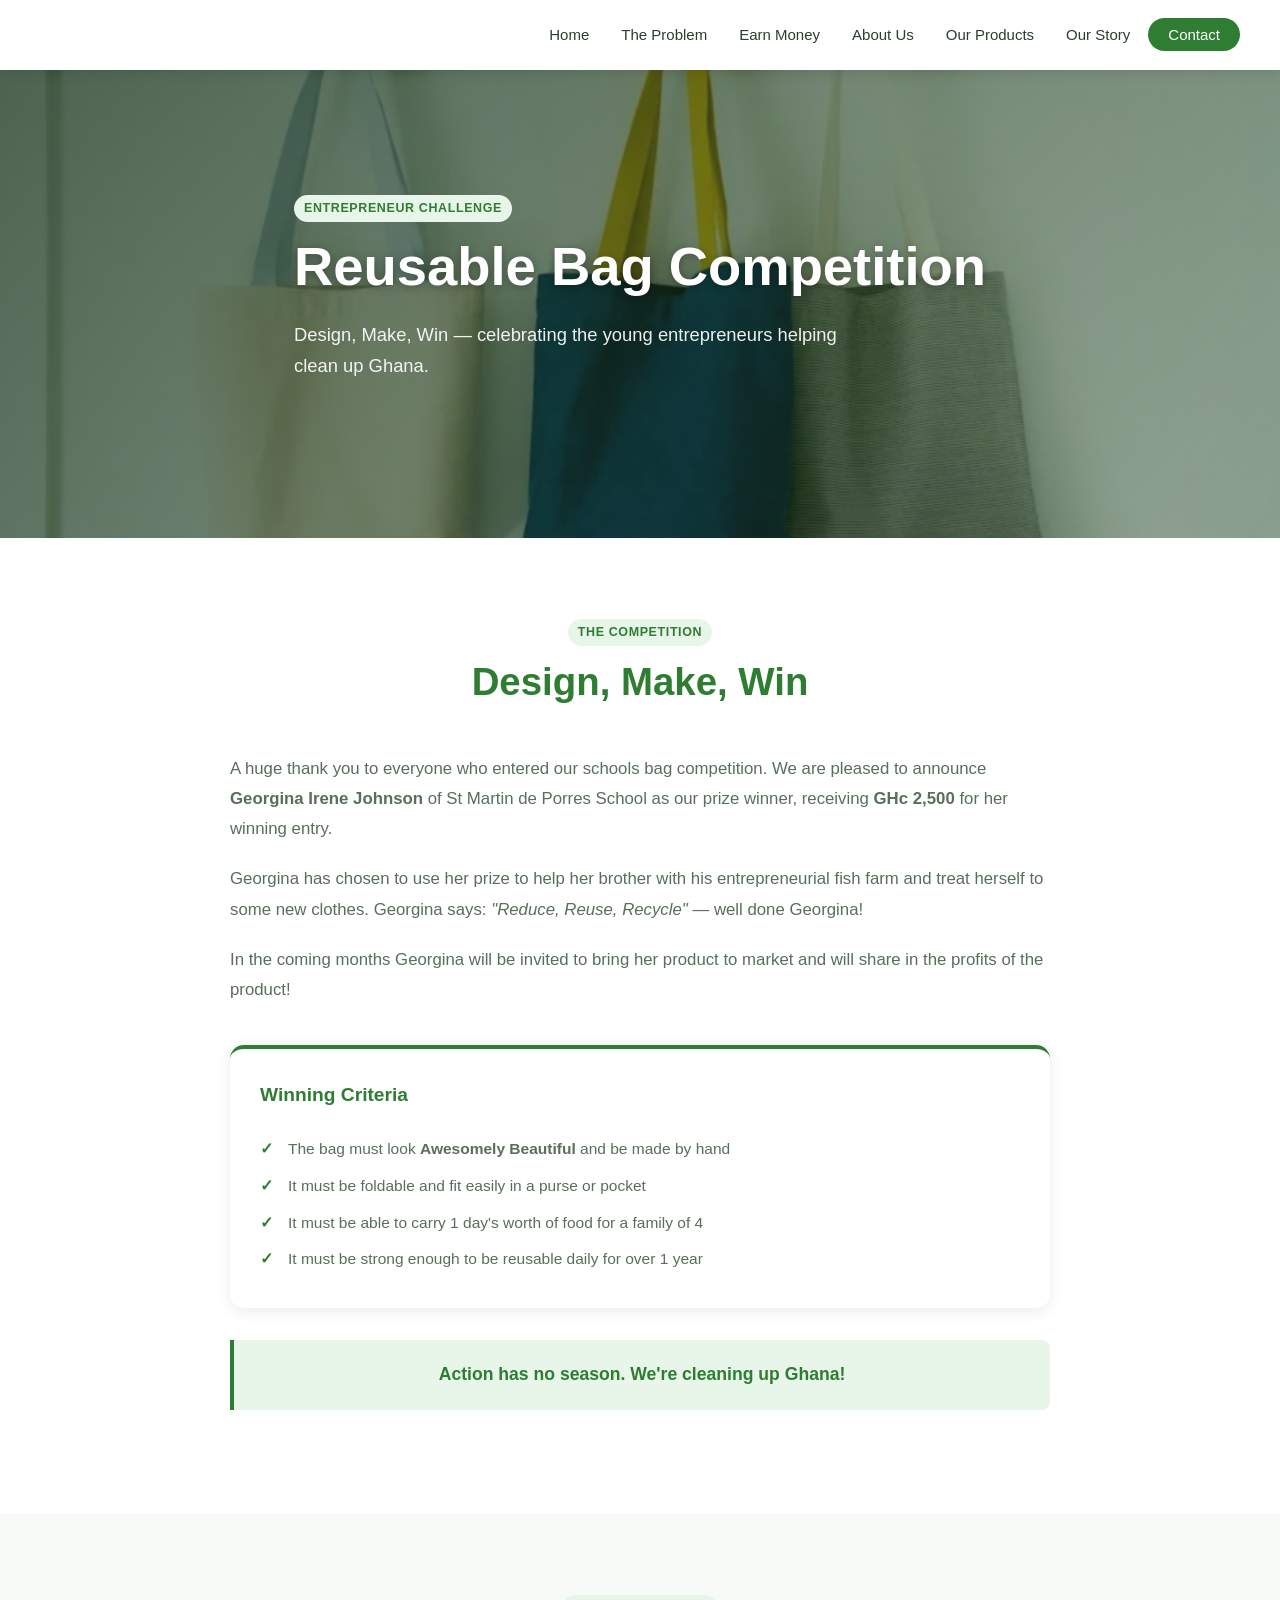
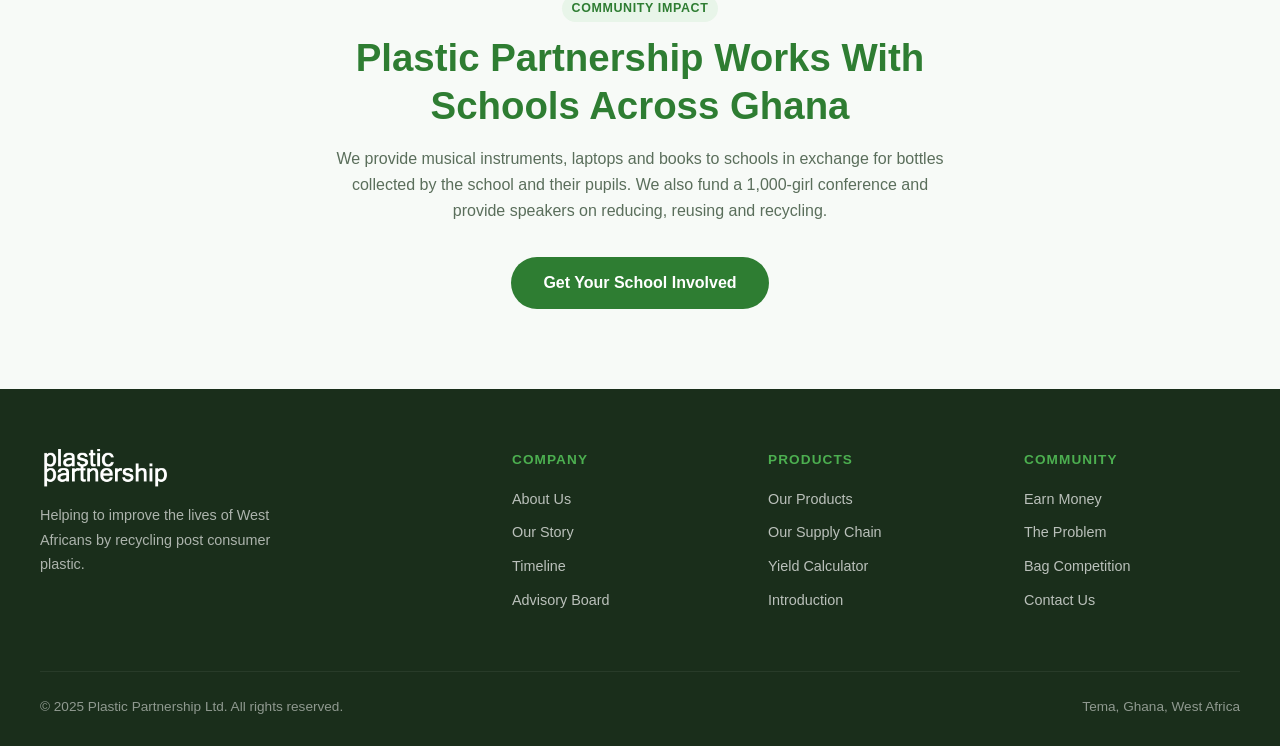
<file: competition.html>
<!DOCTYPE html>
<html lang="en">
<head>
<meta charset="UTF-8">
<meta name="viewport" content="width=device-width, initial-scale=1.0">
<title>Reusable Bag Competition – Plastic Partnership Ghana</title>
<meta name="description" content="Our schools reusable bag competition — Design, Make, Win. Celebrating Georgina Irene Johnson, first place winner.">
<link rel="stylesheet" href="style.css">
</head>
<body>
<nav>
  <div class="nav-inner">
    <a class="nav-logo" href="index.html"><img src="images/logo.png" alt="Plastic Partnership"></a>
    <ul class="nav-links">
      <li><a href="index.html">Home</a></li>
      <li><a href="plasticlifecycle.html">The Problem</a></li>
      <li><a href="jointhefight.html">Earn Money</a></li>
      <li><a href="about-us.html">About Us</a></li>
      <li><a href="our-products.html">Our Products</a></li>
      <li><a href="our-story.html">Our Story</a></li>
      <li><a href="letsconnect.html" class="nav-cta">Contact</a></li>
    </ul>
    <div class="nav-burger" id="navBurger"><span></span><span></span><span></span></div>
  </div>
  <div class="nav-mobile" id="navMobile">
    <a href="index.html">Home</a>
    <a href="plasticlifecycle.html">The Problem</a>
    <a href="jointhefight.html">Earn Money</a>
    <a href="about-us.html">About Us</a>
    <a href="our-products.html">Our Products</a>
    <a href="our-story.html">Our Story</a>
    <a href="timeline.html">Timeline</a>
    <a href="suppliers.html">Our Supply Chain</a>
    <a href="advisoryboard.html">Advisory Board</a>
    <a href="letsconnect.html">Contact</a>
  </div>
</nav>

<section class="hero hero-small" style="background-image:url('images/hanging-bags.jpg')">
  <div class="hero-overlay"></div>
  <div class="hero-content">
    <div class="tag">Entrepreneur Challenge</div>
    <h1>Reusable Bag Competition</h1>
    <p>Design, Make, Win — celebrating the young entrepreneurs helping clean up Ghana.</p>
  </div>
</section>

<section class="section">
  <div class="container" style="max-width:820px;">
    <div class="text-center" style="margin-bottom:48px;">
      <div class="tag">The Competition</div>
      <h2 class="section-title">Design, Make, Win</h2>
    </div>

    <p style="color:var(--muted);line-height:1.8;font-size:1.05rem;margin-bottom:20px;">A huge thank you to everyone who entered our schools bag competition. We are pleased to announce <strong>Georgina Irene Johnson</strong> of St Martin de Porres School as our prize winner, receiving <strong>GHc 2,500</strong> for her winning entry.</p>

    <p style="color:var(--muted);line-height:1.8;font-size:1.05rem;margin-bottom:20px;">Georgina has chosen to use her prize to help her brother with his entrepreneurial fish farm and treat herself to some new clothes. Georgina says: <em>"Reduce, Reuse, Recycle"</em> — well done Georgina!</p>

    <p style="color:var(--muted);line-height:1.8;font-size:1.05rem;margin-bottom:40px;">In the coming months Georgina will be invited to bring her product to market and will share in the profits of the product!</p>

    <div class="card" style="border-top:4px solid var(--green);">
      <h3 style="font-size:1.2rem;margin-bottom:20px;">Winning Criteria</h3>
      <ul class="check-list">
        <li>The bag must look <strong>Awesomely Beautiful</strong> and be made by hand</li>
        <li>It must be foldable and fit easily in a purse or pocket</li>
        <li>It must be able to carry 1 day's worth of food for a family of 4</li>
        <li>It must be strong enough to be reusable daily for over 1 year</li>
      </ul>
    </div>

    <div class="highlight-box mt-32" style="text-align:center;">
      <p style="font-size:1.1rem;font-weight:600;color:var(--green);">Action has no season. We're cleaning up Ghana!</p>
    </div>
  </div>
</section>

<section class="section section-alt">
  <div class="container text-center">
    <div class="tag">Community Impact</div>
    <h2 class="section-title" style="max-width:600px;margin:0 auto 16px;">Plastic Partnership Works With Schools Across Ghana</h2>
    <p style="max-width:620px;margin:0 auto 32px;color:var(--muted);">We provide musical instruments, laptops and books to schools in exchange for bottles collected by the school and their pupils. We also fund a 1,000-girl conference and provide speakers on reducing, reusing and recycling.</p>
    <a href="letsconnect.html" class="btn btn-green">Get Your School Involved</a>
  </div>
</section>

<footer>
  <div class="footer-inner">
    <div class="footer-grid">
      <div class="footer-brand">
        <img src="images/logo.png" alt="Plastic Partnership">
        <p>Helping to improve the lives of West Africans by recycling post consumer plastic.</p>
      </div>
      <div class="footer-col">
        <h4>Company</h4>
        <a href="about-us.html">About Us</a>
        <a href="our-story.html">Our Story</a>
        <a href="timeline.html">Timeline</a>
        <a href="advisoryboard.html">Advisory Board</a>
      </div>
      <div class="footer-col">
        <h4>Products</h4>
        <a href="our-products.html">Our Products</a>
        <a href="suppliers.html">Our Supply Chain</a>
        <a href="yieldmatters.html">Yield Calculator</a>
        <a href="introduction.html">Introduction</a>
      </div>
      <div class="footer-col">
        <h4>Community</h4>
        <a href="jointhefight.html">Earn Money</a>
        <a href="plasticlifecycle.html">The Problem</a>
        <a href="competition.html">Bag Competition</a>
        <a href="letsconnect.html">Contact Us</a>
      </div>
    </div>
    <div class="footer-bottom">
      <span>© 2025 Plastic Partnership Ltd. All rights reserved.</span>
      <span>Tema, Ghana, West Africa</span>
    </div>
  </div>
</footer>
<script src="main.js"></script>
</body>
</html>
</file>
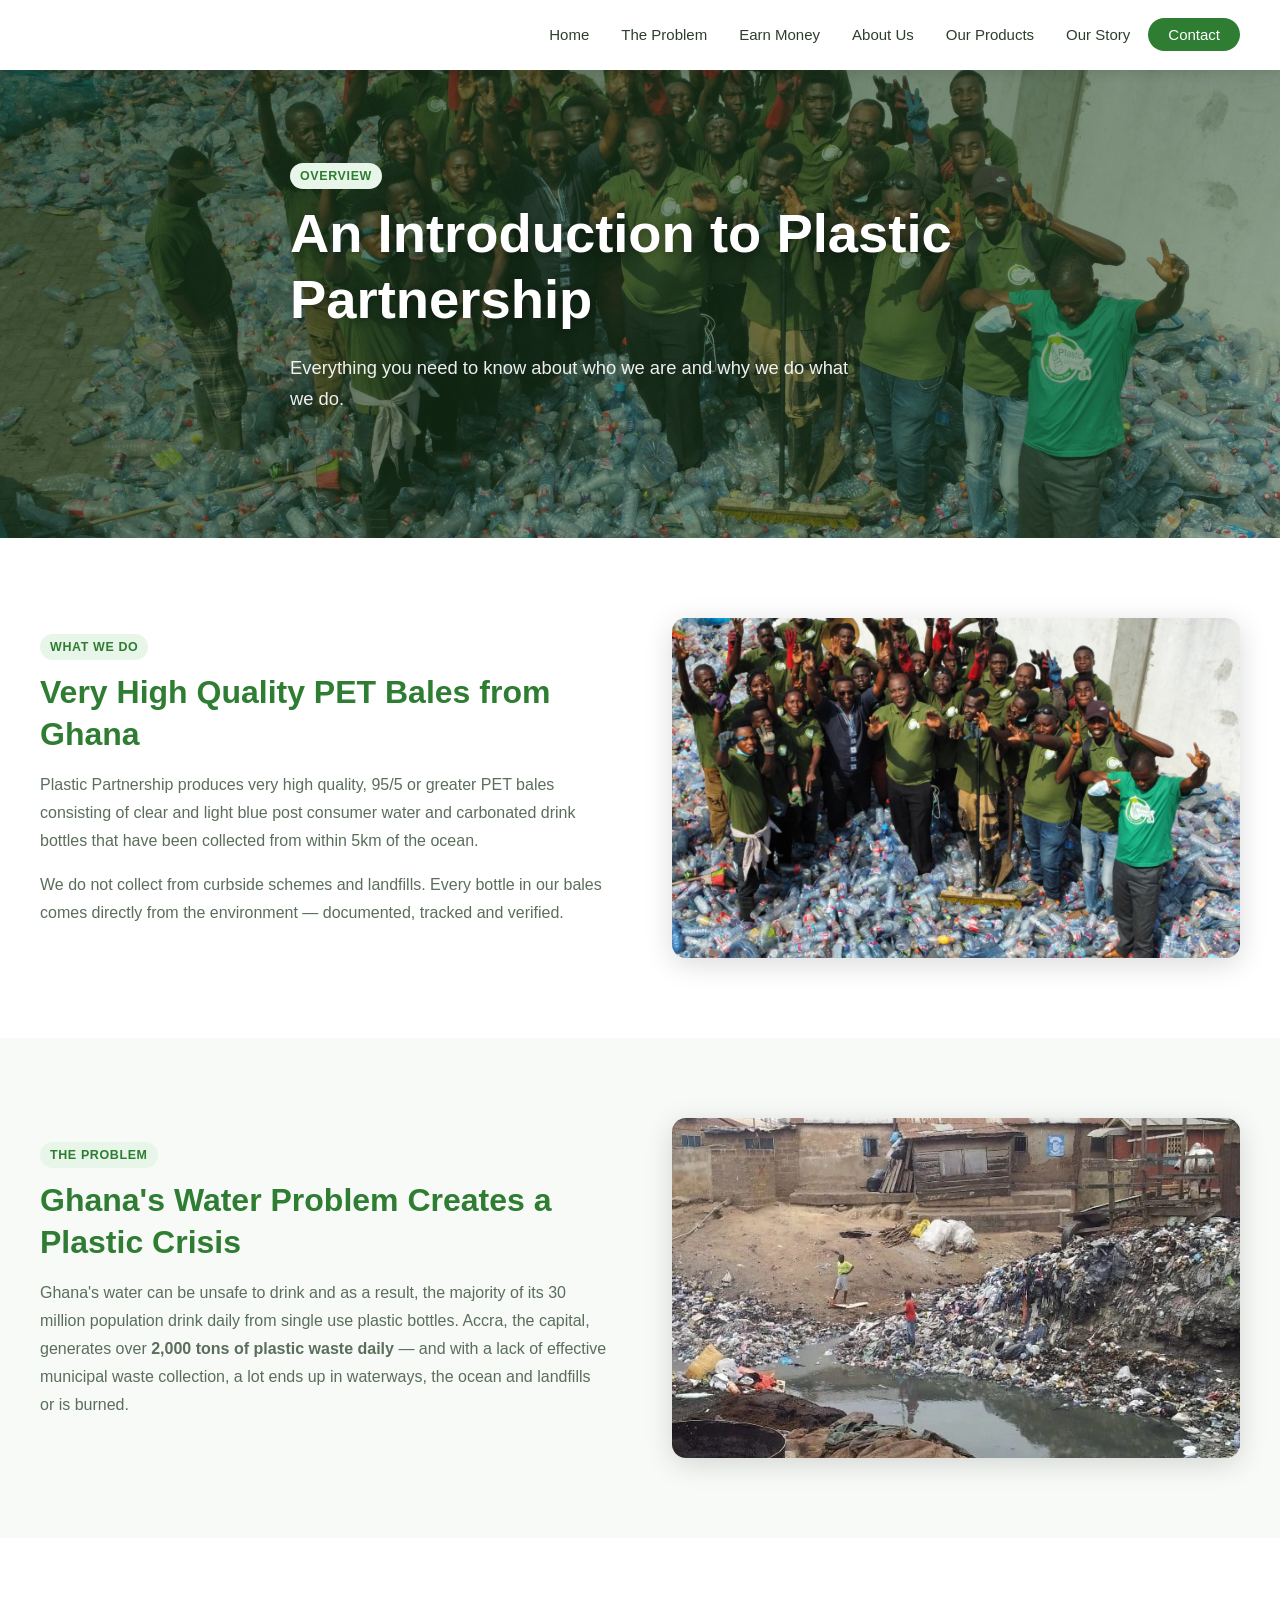
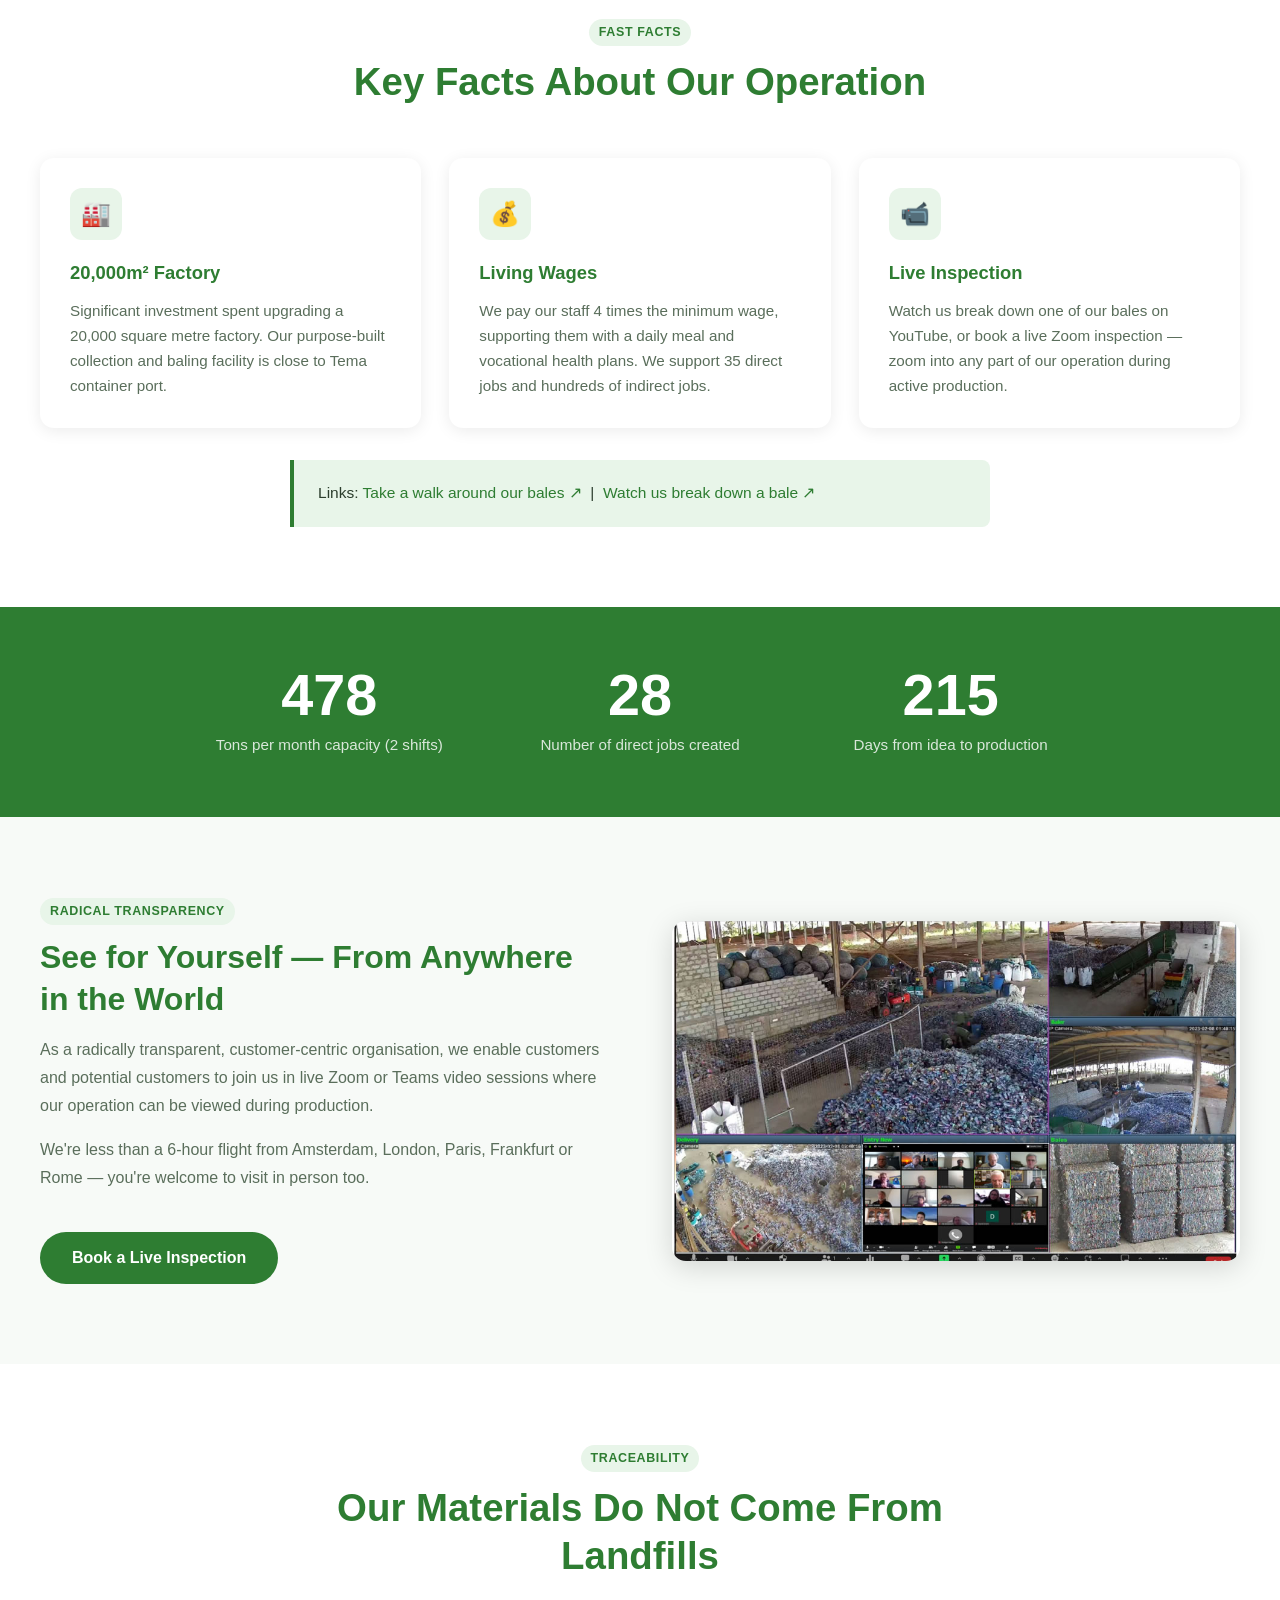
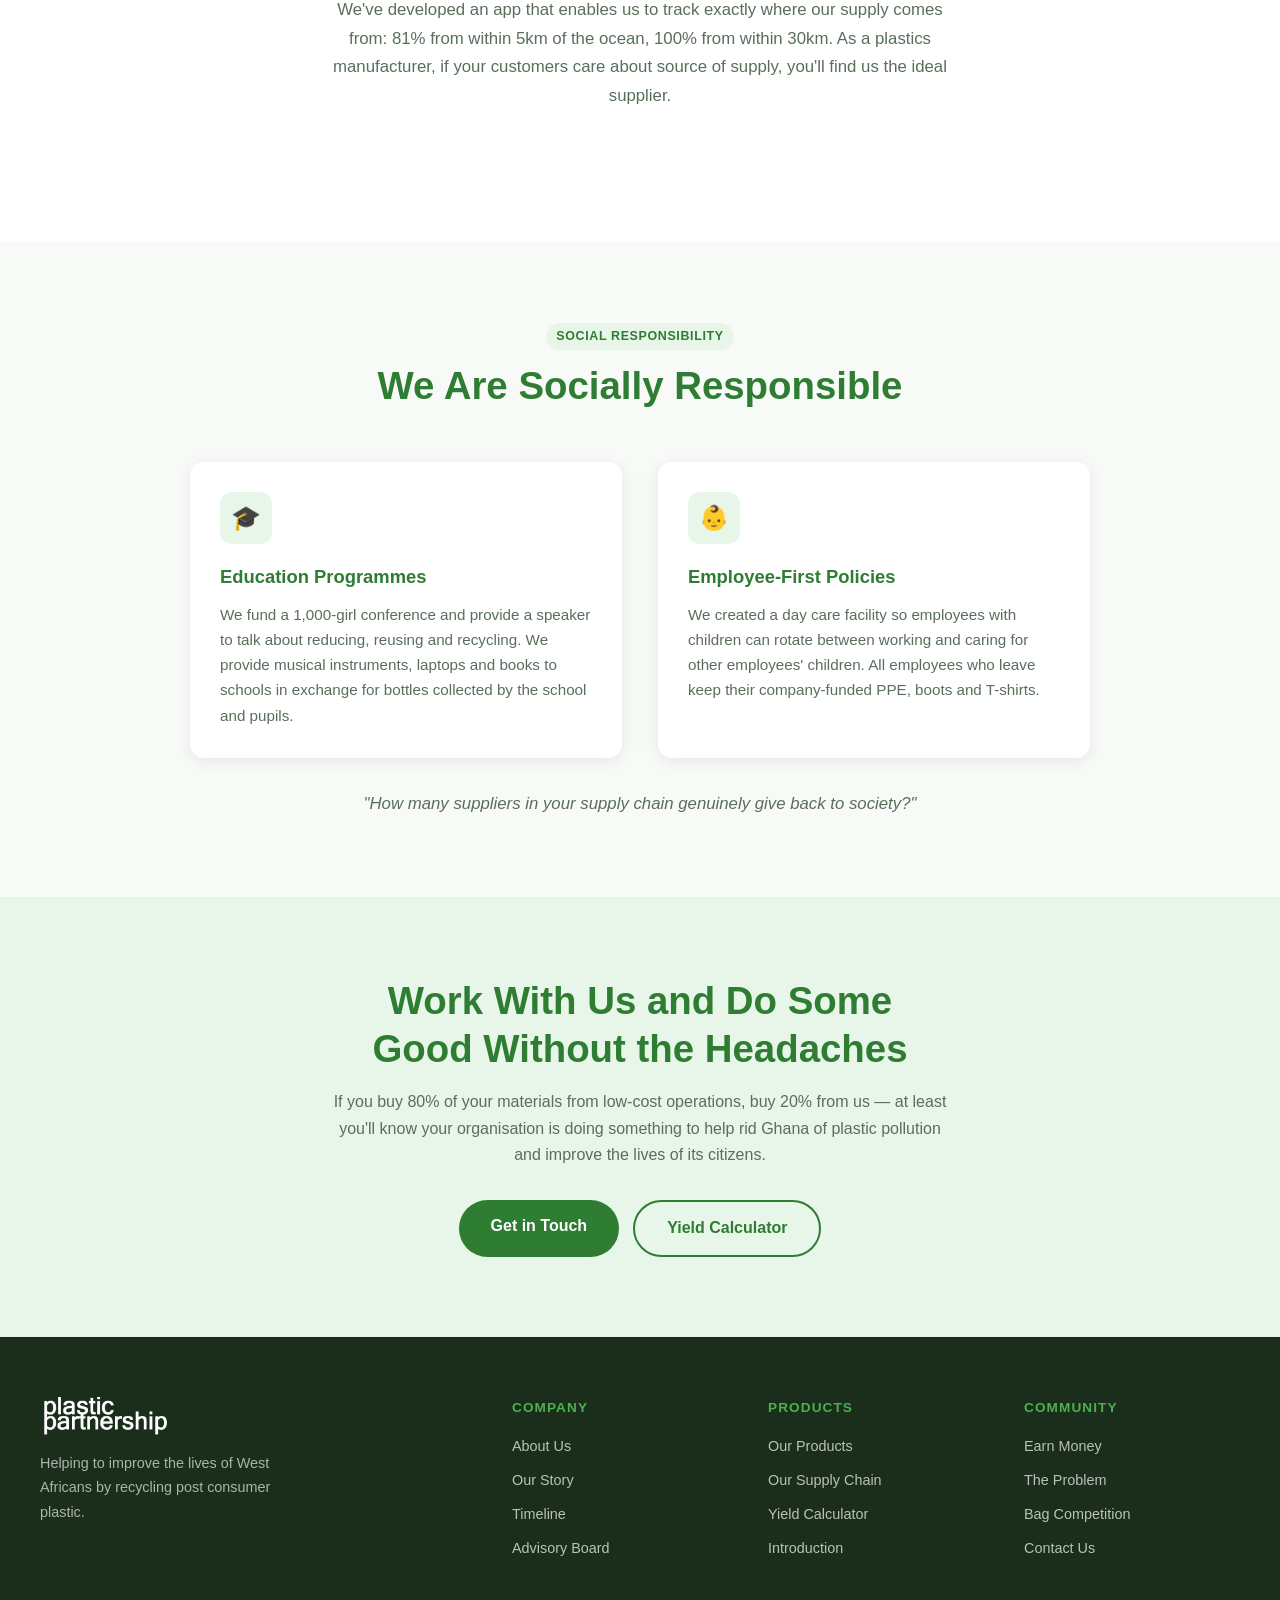
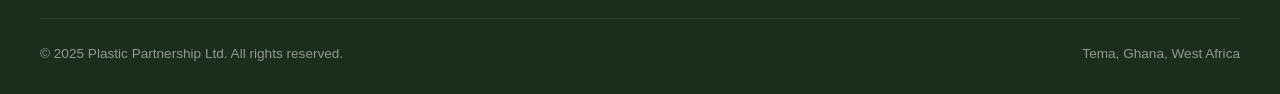
<file: introduction.html>
<!DOCTYPE html>
<html lang="en">
<head>
<meta charset="UTF-8">
<meta name="viewport" content="width=device-width, initial-scale=1.0">
<title>An Introduction to Plastic Partnership – Ghana</title>
<meta name="description" content="A full introduction to Plastic Partnership — who we are, what we do, and why it matters.">
<link rel="stylesheet" href="style.css">
</head>
<body>
<nav>
  <div class="nav-inner">
    <a class="nav-logo" href="index.html"><img src="images/logo.png" alt="Plastic Partnership"></a>
    <ul class="nav-links">
      <li><a href="index.html">Home</a></li>
      <li><a href="plasticlifecycle.html">The Problem</a></li>
      <li><a href="jointhefight.html">Earn Money</a></li>
      <li><a href="about-us.html">About Us</a></li>
      <li><a href="our-products.html">Our Products</a></li>
      <li><a href="our-story.html">Our Story</a></li>
      <li><a href="letsconnect.html" class="nav-cta">Contact</a></li>
    </ul>
    <div class="nav-burger" id="navBurger"><span></span><span></span><span></span></div>
  </div>
  <div class="nav-mobile" id="navMobile">
    <a href="index.html">Home</a>
    <a href="plasticlifecycle.html">The Problem</a>
    <a href="jointhefight.html">Earn Money</a>
    <a href="about-us.html">About Us</a>
    <a href="our-products.html">Our Products</a>
    <a href="our-story.html">Our Story</a>
    <a href="timeline.html">Timeline</a>
    <a href="suppliers.html">Our Supply Chain</a>
    <a href="advisoryboard.html">Advisory Board</a>
    <a href="letsconnect.html">Contact</a>
  </div>
</nav>

<section class="hero hero-small" style="background-image:url('images/team-scaled.jpg')">
  <div class="hero-overlay"></div>
  <div class="hero-content">
    <div class="tag">Overview</div>
    <h1>An Introduction to Plastic Partnership</h1>
    <p>Everything you need to know about who we are and why we do what we do.</p>
  </div>
</section>

<section class="section">
  <div class="container">
    <div class="split">
      <div class="split-text">
        <div class="tag">What We Do</div>
        <h2>Very High Quality PET Bales from Ghana</h2>
        <p>Plastic Partnership produces very high quality, 95/5 or greater PET bales consisting of clear and light blue post consumer water and carbonated drink bottles that have been collected from within 5km of the ocean.</p>
        <p>We do not collect from curbside schemes and landfills. Every bottle in our bales comes directly from the environment — documented, tracked and verified.</p>
      </div>
      <div class="split-img">
        <img src="images/team-photo.jpg" alt="Plastic Partnership team">
      </div>
    </div>
  </div>
</section>

<section class="section section-alt">
  <div class="container">
    <div class="split reverse">
      <div class="split-img">
        <img src="images/ghana-waste.jpg" alt="Ghana plastic waste problem">
      </div>
      <div class="split-text">
        <div class="tag">The Problem</div>
        <h2>Ghana's Water Problem Creates a Plastic Crisis</h2>
        <p>Ghana's water can be unsafe to drink and as a result, the majority of its 30 million population drink daily from single use plastic bottles. Accra, the capital, generates over <strong>2,000 tons of plastic waste daily</strong> — and with a lack of effective municipal waste collection, a lot ends up in waterways, the ocean and landfills or is burned.</p>
      </div>
    </div>
  </div>
</section>

<section class="section">
  <div class="container">
    <div class="text-center" style="max-width:700px;margin:0 auto 52px;">
      <div class="tag">Fast Facts</div>
      <h2 class="section-title">Key Facts About Our Operation</h2>
    </div>
    <div class="grid-3">
      <div class="card">
        <div class="card-icon">🏭</div>
        <h3>20,000m² Factory</h3>
        <p>Significant investment spent upgrading a 20,000 square metre factory. Our purpose-built collection and baling facility is close to Tema container port.</p>
      </div>
      <div class="card">
        <div class="card-icon">💰</div>
        <h3>Living Wages</h3>
        <p>We pay our staff 4 times the minimum wage, supporting them with a daily meal and vocational health plans. We support 35 direct jobs and hundreds of indirect jobs.</p>
      </div>
      <div class="card">
        <div class="card-icon">📹</div>
        <h3>Live Inspection</h3>
        <p>Watch us break down one of our bales on YouTube, or book a live Zoom inspection — zoom into any part of our operation during active production.</p>
      </div>
    </div>
    <div class="highlight-box mt-32" style="max-width:700px;margin:32px auto 0;">
      <p>Links: <a href="https://youtu.be/1LZ8Kd07nZI" target="_blank" rel="noopener">Take a walk around our bales ↗</a> &nbsp;|&nbsp; <a href="https://www.youtube.com/shorts/tq0poevjHZc" target="_blank" rel="noopener">Watch us break down a bale ↗</a></p>
    </div>
  </div>
</section>

<div class="stats-band">
  <div class="stats-inner">
    <div>
      <div class="stat-num" data-counter="600">0</div>
      <div class="stat-label">Tons per month capacity (2 shifts)</div>
    </div>
    <div>
      <div class="stat-num" data-counter="35">0</div>
      <div class="stat-label">Number of direct jobs created</div>
    </div>
    <div>
      <div class="stat-num" data-counter="270">0</div>
      <div class="stat-label">Days from idea to production</div>
    </div>
  </div>
</div>

<section class="section section-alt">
  <div class="container">
    <div class="split">
      <div class="split-text">
        <div class="tag">Radical Transparency</div>
        <h2>See for Yourself — From Anywhere in the World</h2>
        <p>As a radically transparent, customer-centric organisation, we enable customers and potential customers to join us in live Zoom or Teams video sessions where our operation can be viewed during production.</p>
        <p>We're less than a 6-hour flight from Amsterdam, London, Paris, Frankfurt or Rome — you're welcome to visit in person too.</p>
        <a href="letsconnect.html" class="btn btn-green mt-24">Book a Live Inspection</a>
      </div>
      <div class="split-img">
        <img src="images/zoom-inspection.jpg" alt="Zoom inspection">
      </div>
    </div>
  </div>
</section>

<section class="section">
  <div class="container">
    <div class="text-center" style="max-width:700px;margin:0 auto 52px;">
      <div class="tag">Traceability</div>
      <h2 class="section-title">Our Materials Do Not Come From Landfills</h2>
      <p class="section-sub" style="margin:0 auto;">We've developed an app that enables us to track exactly where our supply comes from: 81% from within 5km of the ocean, 100% from within 30km. As a plastics manufacturer, if your customers care about source of supply, you'll find us the ideal supplier.</p>
    </div>
  </div>
</section>

<section class="section section-alt">
  <div class="container">
    <div class="text-center" style="max-width:700px;margin:0 auto 52px;">
      <div class="tag">Social Responsibility</div>
      <h2 class="section-title">We Are Socially Responsible</h2>
    </div>
    <div class="grid-2" style="max-width:900px;margin:0 auto;">
      <div class="card">
        <div class="card-icon">🎓</div>
        <h3>Education Programmes</h3>
        <p>We fund a 1,000-girl conference and provide a speaker to talk about reducing, reusing and recycling. We provide musical instruments, laptops and books to schools in exchange for bottles collected by the school and pupils.</p>
      </div>
      <div class="card">
        <div class="card-icon">👶</div>
        <h3>Employee-First Policies</h3>
        <p>We created a day care facility so employees with children can rotate between working and caring for other employees' children. All employees who leave keep their company-funded PPE, boots and T-shirts.</p>
      </div>
    </div>
    <div class="text-center mt-32">
      <p style="color:var(--muted);font-style:italic;font-size:1.05rem;">"How many suppliers in your supply chain genuinely give back to society?"</p>
    </div>
  </div>
</section>

<section class="section" style="background:var(--green3);">
  <div class="container text-center">
    <h2 class="section-title" style="max-width:600px;margin:0 auto 16px;">Work With Us and Do Some Good Without the Headaches</h2>
    <p style="max-width:620px;margin:0 auto 32px;color:var(--muted);">If you buy 80% of your materials from low-cost operations, buy 20% from us — at least you'll know your organisation is doing something to help rid Ghana of plastic pollution and improve the lives of its citizens.</p>
    <div class="btn-group" style="justify-content:center;">
      <a href="letsconnect.html" class="btn btn-green">Get in Touch</a>
      <a href="yieldmatters.html" class="btn btn-outline" style="color:var(--green);border-color:var(--green);">Yield Calculator</a>
    </div>
  </div>
</section>

<footer>
  <div class="footer-inner">
    <div class="footer-grid">
      <div class="footer-brand">
        <img src="images/logo.png" alt="Plastic Partnership">
        <p>Helping to improve the lives of West Africans by recycling post consumer plastic.</p>
      </div>
      <div class="footer-col">
        <h4>Company</h4>
        <a href="about-us.html">About Us</a>
        <a href="our-story.html">Our Story</a>
        <a href="timeline.html">Timeline</a>
        <a href="advisoryboard.html">Advisory Board</a>
      </div>
      <div class="footer-col">
        <h4>Products</h4>
        <a href="our-products.html">Our Products</a>
        <a href="suppliers.html">Our Supply Chain</a>
        <a href="yieldmatters.html">Yield Calculator</a>
        <a href="introduction.html">Introduction</a>
      </div>
      <div class="footer-col">
        <h4>Community</h4>
        <a href="jointhefight.html">Earn Money</a>
        <a href="plasticlifecycle.html">The Problem</a>
        <a href="competition.html">Bag Competition</a>
        <a href="letsconnect.html">Contact Us</a>
      </div>
    </div>
    <div class="footer-bottom">
      <span>© 2025 Plastic Partnership Ltd. All rights reserved.</span>
      <span>Tema, Ghana, West Africa</span>
    </div>
  </div>
</footer>
<script src="main.js"></script>
</body>
</html>
</file>
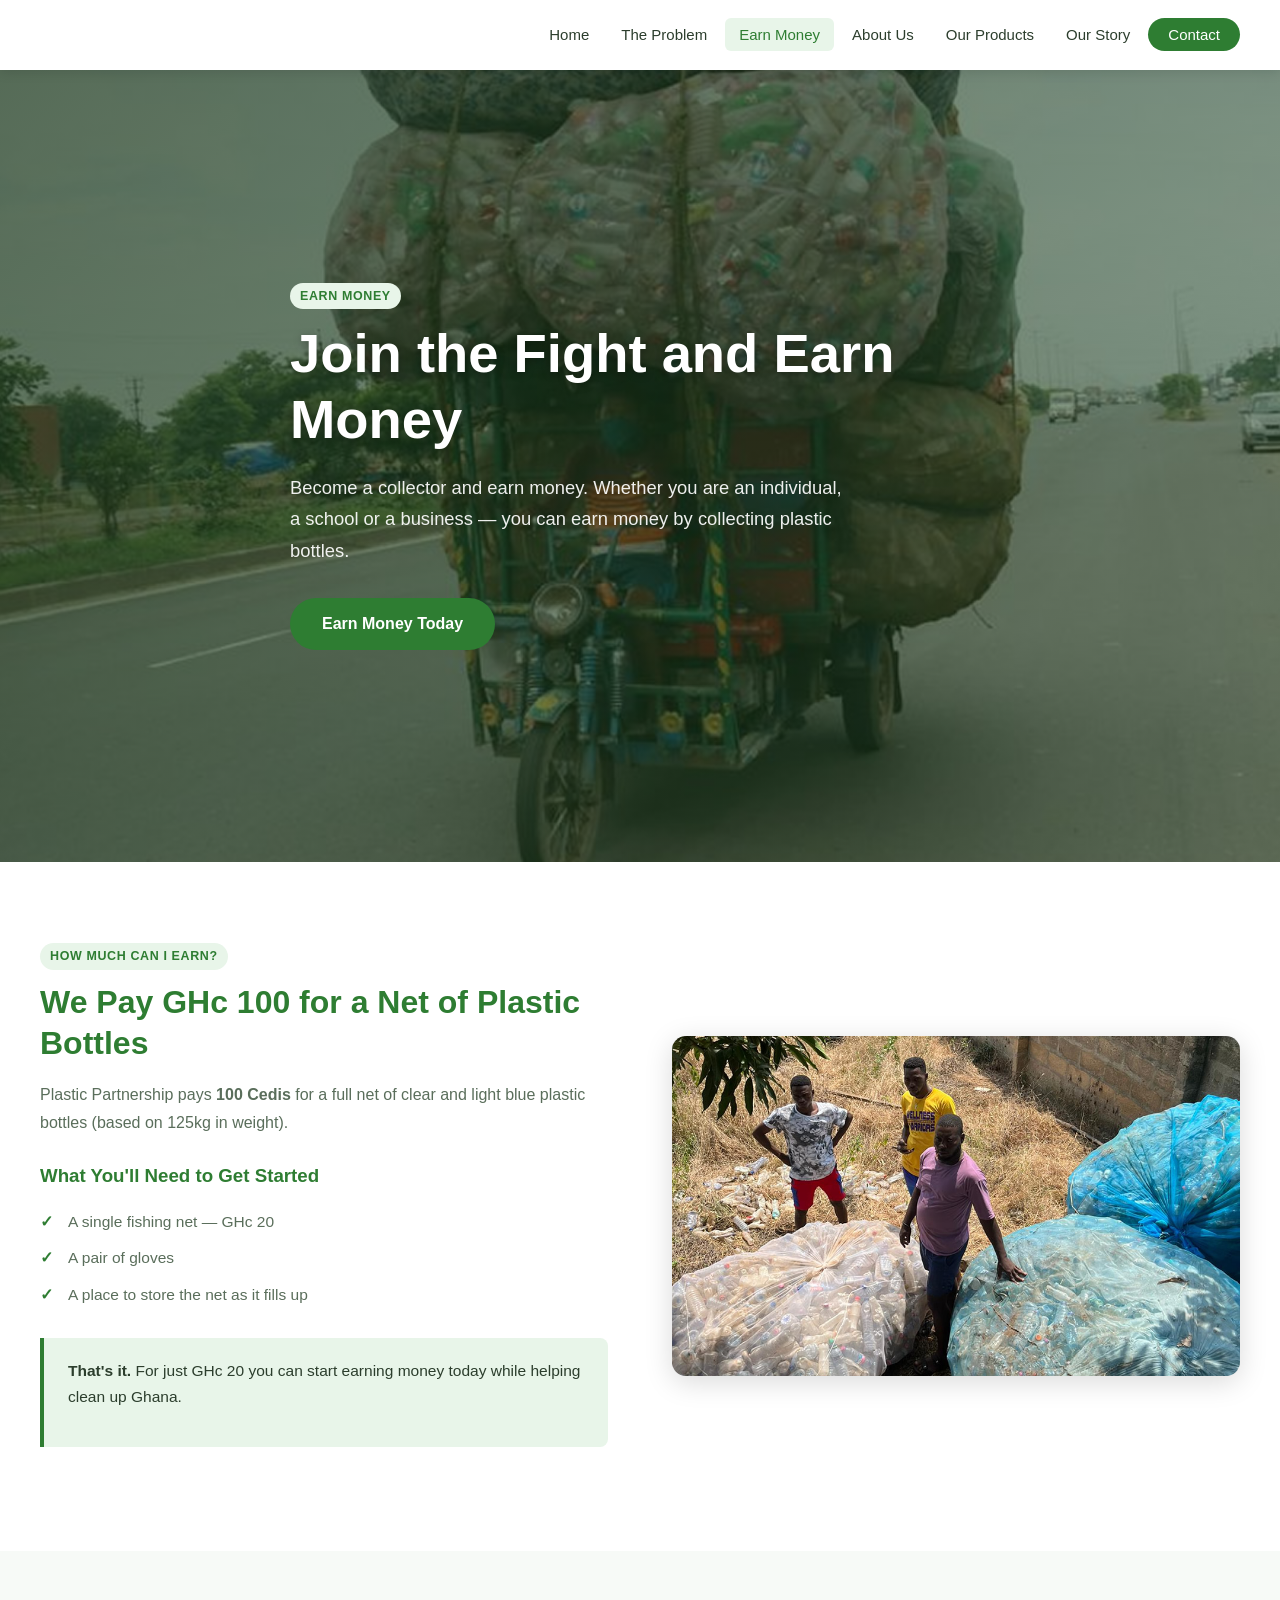
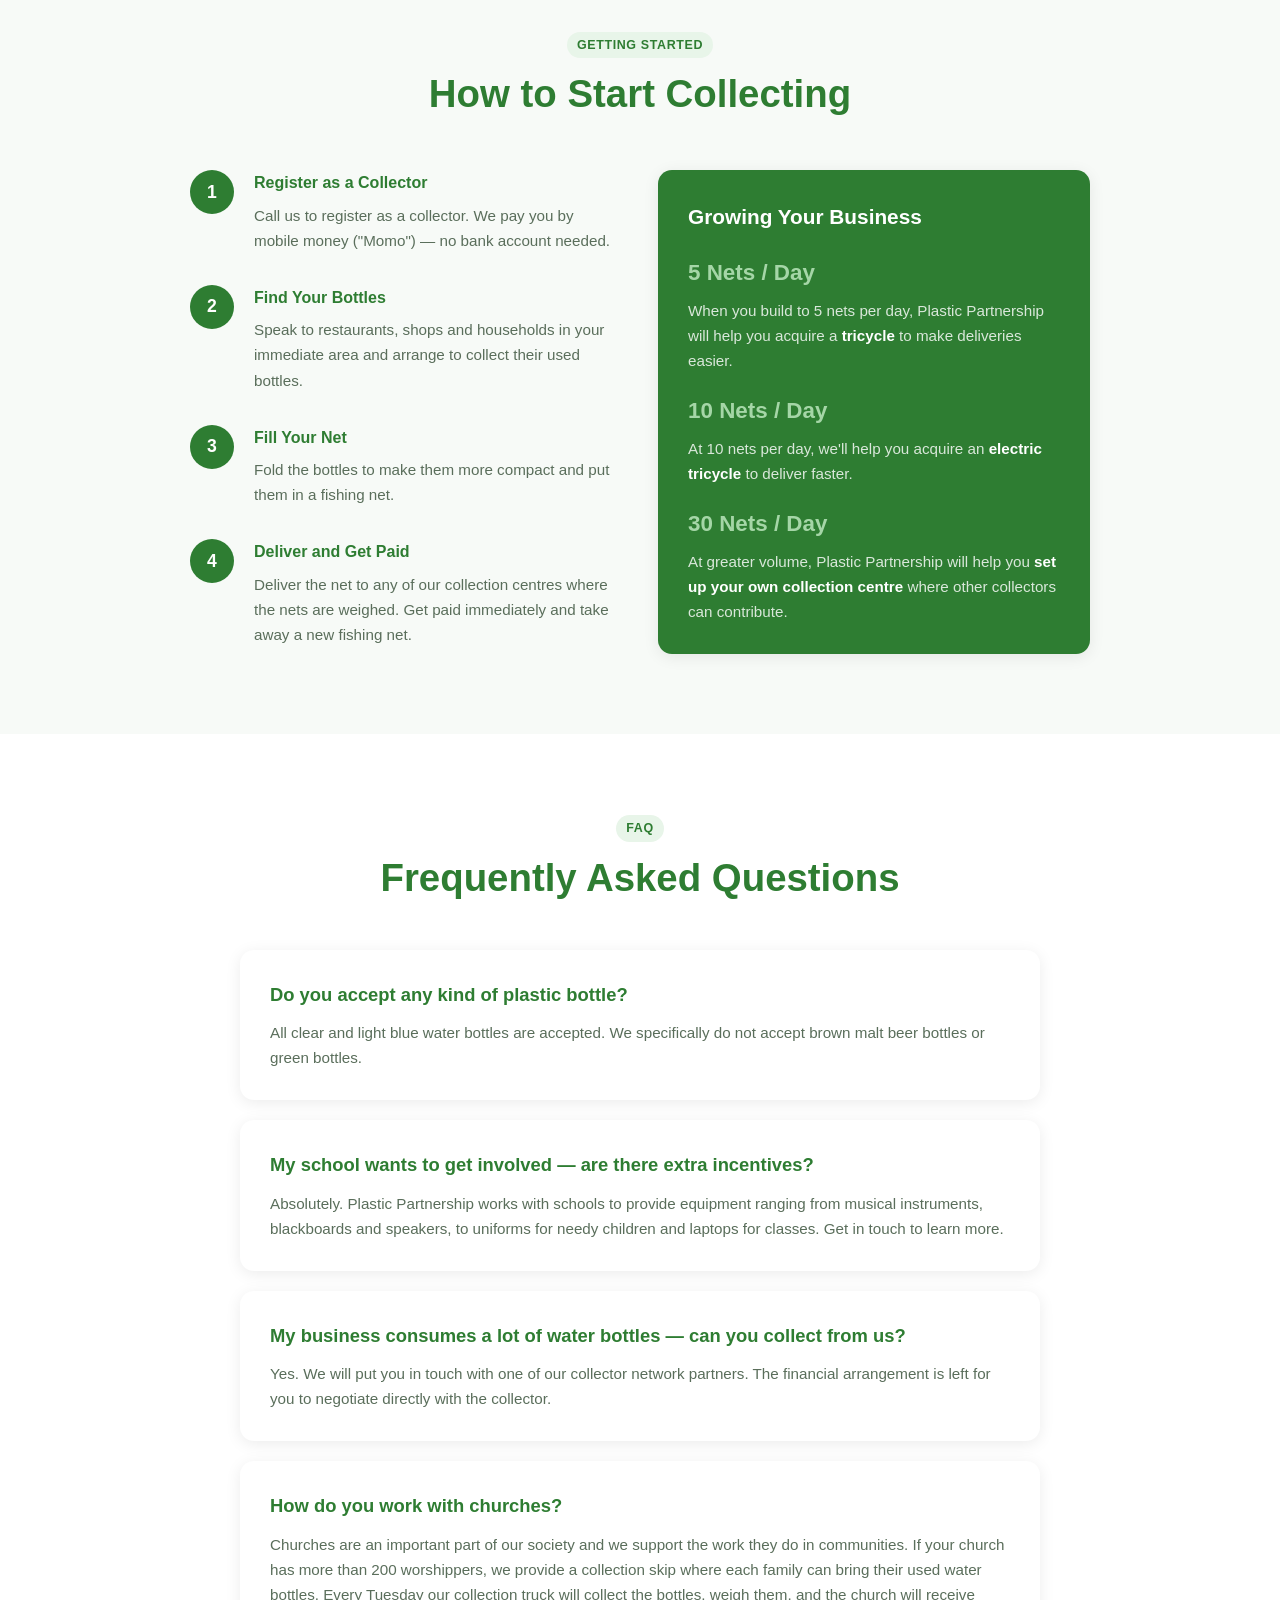
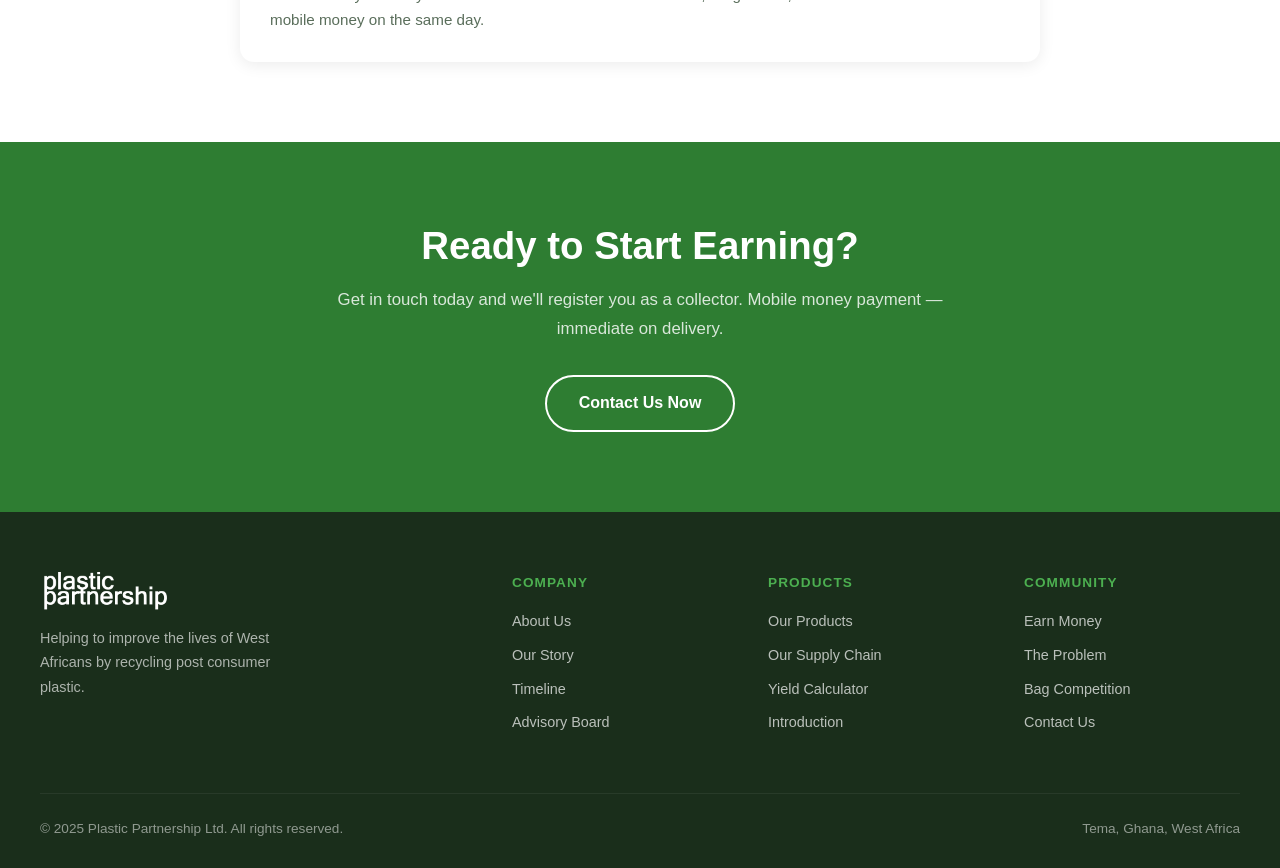
<file: jointhefight.html>
<!DOCTYPE html>
<html lang="en">
<head>
<meta charset="UTF-8">
<meta name="viewport" content="width=device-width, initial-scale=1.0">
<title>Join the Fight &amp; Earn Money – Plastic Partnership Ghana</title>
<meta name="description" content="Become a collector and earn money by collecting plastic bottles in Ghana. GHc 100 per net.">
<link rel="stylesheet" href="style.css">
</head>
<body>
<nav>
  <div class="nav-inner">
    <a class="nav-logo" href="index.html"><img src="images/logo.png" alt="Plastic Partnership"></a>
    <ul class="nav-links">
      <li><a href="index.html">Home</a></li>
      <li><a href="plasticlifecycle.html">The Problem</a></li>
      <li><a href="jointhefight.html" class="active">Earn Money</a></li>
      <li><a href="about-us.html">About Us</a></li>
      <li><a href="our-products.html">Our Products</a></li>
      <li><a href="our-story.html">Our Story</a></li>
      <li><a href="letsconnect.html" class="nav-cta">Contact</a></li>
    </ul>
    <div class="nav-burger" id="navBurger"><span></span><span></span><span></span></div>
  </div>
  <div class="nav-mobile" id="navMobile">
    <a href="index.html">Home</a>
    <a href="plasticlifecycle.html">The Problem</a>
    <a href="jointhefight.html">Earn Money</a>
    <a href="about-us.html">About Us</a>
    <a href="our-products.html">Our Products</a>
    <a href="our-story.html">Our Story</a>
    <a href="timeline.html">Timeline</a>
    <a href="suppliers.html">Our Supply Chain</a>
    <a href="advisoryboard.html">Advisory Board</a>
    <a href="letsconnect.html">Contact</a>
  </div>
</nav>

<section class="hero" style="background-image:url('images/collector1.jpg')">
  <div class="hero-overlay"></div>
  <div class="hero-content">
    <div class="tag">Earn Money</div>
    <h1>Join the Fight and Earn Money</h1>
    <p>Become a collector and earn money. Whether you are an individual, a school or a business — you can earn money by collecting plastic bottles.</p>
    <a href="#how-to-start" class="btn btn-green">Earn Money Today</a>
  </div>
</section>

<!-- EARNINGS INTRO -->
<section class="section">
  <div class="container">
    <div class="split">
      <div class="split-text">
        <div class="tag">How Much Can I Earn?</div>
        <h2>We Pay GHc 100 for a Net of Plastic Bottles</h2>
        <p>Plastic Partnership pays <strong>100 Cedis</strong> for a full net of clear and light blue plastic bottles (based on 125kg in weight).</p>
        <h3 class="text-green mt-24" style="margin-bottom:12px;">What You'll Need to Get Started</h3>
        <ul class="check-list">
          <li>A single fishing net — GHc 20</li>
          <li>A pair of gloves</li>
          <li>A place to store the net as it fills up</li>
        </ul>
        <div class="highlight-box mt-24">
          <p><strong>That's it.</strong> For just GHc 20 you can start earning money today while helping clean up Ghana.</p>
        </div>
      </div>
      <div class="split-img">
        <img src="images/local-collectors.jpg" alt="Local collectors earning money">
      </div>
    </div>
  </div>
</section>

<!-- HOW TO START -->
<section class="section section-alt" id="how-to-start">
  <div class="container">
    <div class="text-center" style="max-width:640px;margin:0 auto 52px;">
      <div class="tag">Getting Started</div>
      <h2 class="section-title">How to Start Collecting</h2>
    </div>
    <div class="grid-2" style="max-width:900px;margin:0 auto;">
      <div>
        <div class="steps">
          <div class="step">
            <div class="step-num">1</div>
            <div class="step-body">
              <h4>Register as a Collector</h4>
              <p>Call us to register as a collector. We pay you by mobile money ("Momo") — no bank account needed.</p>
            </div>
          </div>
          <div class="step">
            <div class="step-num">2</div>
            <div class="step-body">
              <h4>Find Your Bottles</h4>
              <p>Speak to restaurants, shops and households in your immediate area and arrange to collect their used bottles.</p>
            </div>
          </div>
          <div class="step">
            <div class="step-num">3</div>
            <div class="step-body">
              <h4>Fill Your Net</h4>
              <p>Fold the bottles to make them more compact and put them in a fishing net.</p>
            </div>
          </div>
          <div class="step">
            <div class="step-num">4</div>
            <div class="step-body">
              <h4>Deliver and Get Paid</h4>
              <p>Deliver the net to any of our collection centres where the nets are weighed. Get paid immediately and take away a new fishing net.</p>
            </div>
          </div>
        </div>
      </div>
      <div>
        <div class="card" style="background:var(--green);color:var(--white);height:100%;">
          <h3 style="color:var(--white);font-size:1.3rem;margin-bottom:20px;">Growing Your Business</h3>
          <div style="margin-bottom:20px;">
            <div style="font-size:1.4rem;font-weight:800;color:#A5D6A7;">5 Nets / Day</div>
            <p style="color:rgba(255,255,255,.82);font-size:.95rem;margin-top:6px;">When you build to 5 nets per day, Plastic Partnership will help you acquire a <strong style="color:var(--white)">tricycle</strong> to make deliveries easier.</p>
          </div>
          <div style="margin-bottom:20px;">
            <div style="font-size:1.4rem;font-weight:800;color:#A5D6A7;">10 Nets / Day</div>
            <p style="color:rgba(255,255,255,.82);font-size:.95rem;margin-top:6px;">At 10 nets per day, we'll help you acquire an <strong style="color:var(--white)">electric tricycle</strong> to deliver faster.</p>
          </div>
          <div>
            <div style="font-size:1.4rem;font-weight:800;color:#A5D6A7;">30 Nets / Day</div>
            <p style="color:rgba(255,255,255,.82);font-size:.95rem;margin-top:6px;">At greater volume, Plastic Partnership will help you <strong style="color:var(--white)">set up your own collection centre</strong> where other collectors can contribute.</p>
          </div>
        </div>
      </div>
    </div>
  </div>
</section>

<!-- FAQ -->
<section class="section">
  <div class="container" style="max-width:800px;">
    <div class="text-center" style="margin-bottom:48px;">
      <div class="tag">FAQ</div>
      <h2 class="section-title">Frequently Asked Questions</h2>
    </div>
    <div style="display:flex;flex-direction:column;gap:20px;">
      <div class="card">
        <h3>Do you accept any kind of plastic bottle?</h3>
        <p class="mt-8">All clear and light blue water bottles are accepted. We specifically do not accept brown malt beer bottles or green bottles.</p>
      </div>
      <div class="card">
        <h3>My school wants to get involved — are there extra incentives?</h3>
        <p class="mt-8">Absolutely. Plastic Partnership works with schools to provide equipment ranging from musical instruments, blackboards and speakers, to uniforms for needy children and laptops for classes. Get in touch to learn more.</p>
      </div>
      <div class="card">
        <h3>My business consumes a lot of water bottles — can you collect from us?</h3>
        <p class="mt-8">Yes. We will put you in touch with one of our collector network partners. The financial arrangement is left for you to negotiate directly with the collector.</p>
      </div>
      <div class="card">
        <h3>How do you work with churches?</h3>
        <p class="mt-8">Churches are an important part of our society and we support the work they do in communities. If your church has more than 200 worshippers, we provide a collection skip where each family can bring their used water bottles. Every Tuesday our collection truck will collect the bottles, weigh them, and the church will receive mobile money on the same day.</p>
      </div>
    </div>
  </div>
</section>

<!-- CTA -->
<section class="section section-green">
  <div class="container text-center">
    <h2 class="section-title white" style="max-width:600px;margin:0 auto 16px;">Ready to Start Earning?</h2>
    <p class="section-sub white" style="margin:0 auto 32px;">Get in touch today and we'll register you as a collector. Mobile money payment — immediate on delivery.</p>
    <a href="letsconnect.html" class="btn btn-outline">Contact Us Now</a>
  </div>
</section>

<footer>
  <div class="footer-inner">
    <div class="footer-grid">
      <div class="footer-brand">
        <img src="images/logo.png" alt="Plastic Partnership">
        <p>Helping to improve the lives of West Africans by recycling post consumer plastic.</p>
      </div>
      <div class="footer-col">
        <h4>Company</h4>
        <a href="about-us.html">About Us</a>
        <a href="our-story.html">Our Story</a>
        <a href="timeline.html">Timeline</a>
        <a href="advisoryboard.html">Advisory Board</a>
      </div>
      <div class="footer-col">
        <h4>Products</h4>
        <a href="our-products.html">Our Products</a>
        <a href="suppliers.html">Our Supply Chain</a>
        <a href="yieldmatters.html">Yield Calculator</a>
        <a href="introduction.html">Introduction</a>
      </div>
      <div class="footer-col">
        <h4>Community</h4>
        <a href="jointhefight.html">Earn Money</a>
        <a href="plasticlifecycle.html">The Problem</a>
        <a href="competition.html">Bag Competition</a>
        <a href="letsconnect.html">Contact Us</a>
      </div>
    </div>
    <div class="footer-bottom">
      <span>© 2025 Plastic Partnership Ltd. All rights reserved.</span>
      <span>Tema, Ghana, West Africa</span>
    </div>
  </div>
</footer>
<script src="main.js"></script>
</body>
</html>
</file>
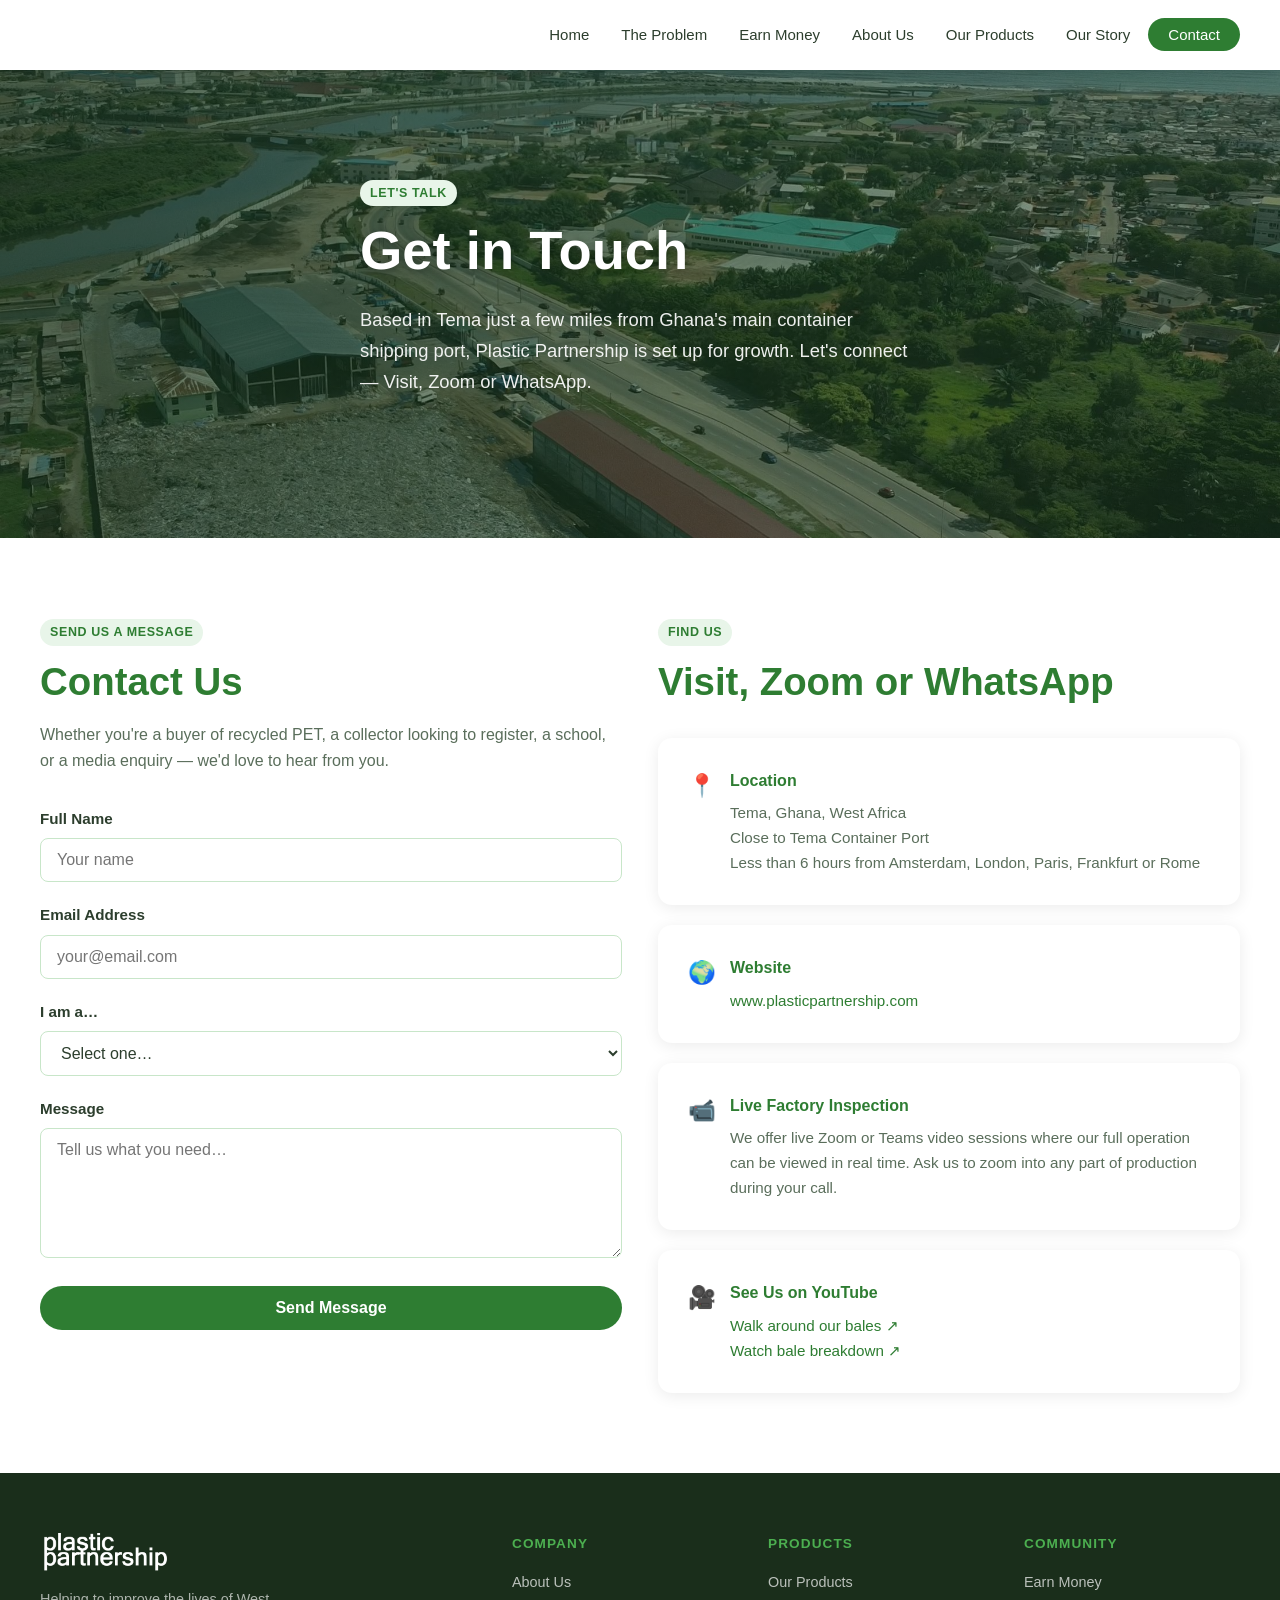
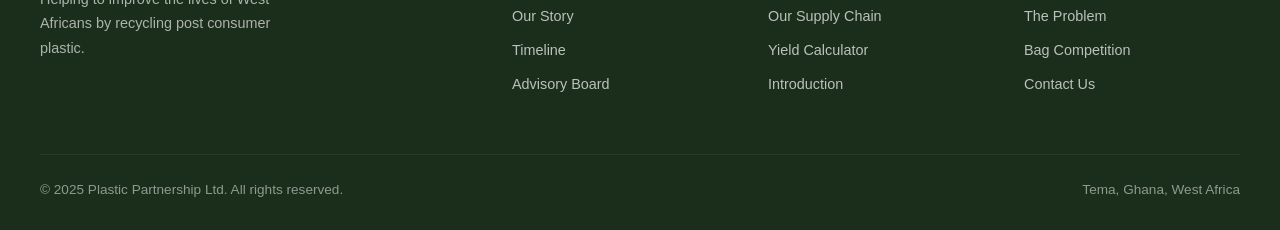
<file: letsconnect.html>
<!DOCTYPE html>
<html lang="en">
<head>
<meta charset="UTF-8">
<meta name="viewport" content="width=device-width, initial-scale=1.0">
<title>Get in Touch – Plastic Partnership Ghana</title>
<meta name="description" content="Contact Plastic Partnership. Based in Tema, Ghana — just a few miles from Ghana's main container shipping port.">
<link rel="stylesheet" href="style.css">
</head>
<body>
<nav>
  <div class="nav-inner">
    <a class="nav-logo" href="index.html"><img src="images/logo.png" alt="Plastic Partnership"></a>
    <ul class="nav-links">
      <li><a href="index.html">Home</a></li>
      <li><a href="plasticlifecycle.html">The Problem</a></li>
      <li><a href="jointhefight.html">Earn Money</a></li>
      <li><a href="about-us.html">About Us</a></li>
      <li><a href="our-products.html">Our Products</a></li>
      <li><a href="our-story.html">Our Story</a></li>
      <li><a href="letsconnect.html" class="nav-cta active">Contact</a></li>
    </ul>
    <div class="nav-burger" id="navBurger"><span></span><span></span><span></span></div>
  </div>
  <div class="nav-mobile" id="navMobile">
    <a href="index.html">Home</a>
    <a href="plasticlifecycle.html">The Problem</a>
    <a href="jointhefight.html">Earn Money</a>
    <a href="about-us.html">About Us</a>
    <a href="our-products.html">Our Products</a>
    <a href="our-story.html">Our Story</a>
    <a href="timeline.html">Timeline</a>
    <a href="suppliers.html">Our Supply Chain</a>
    <a href="advisoryboard.html">Advisory Board</a>
    <a href="letsconnect.html">Contact</a>
  </div>
</nav>

<section class="hero hero-small" style="background-image:url('images/picking-facility.jpg')">
  <div class="hero-overlay"></div>
  <div class="hero-content">
    <div class="tag">Let's Talk</div>
    <h1>Get in Touch</h1>
    <p>Based in Tema just a few miles from Ghana's main container shipping port, Plastic Partnership is set up for growth. Let's connect — Visit, Zoom or WhatsApp.</p>
  </div>
</section>

<section class="section">
  <div class="container">
    <div class="grid-2">
      <!-- CONTACT FORM -->
      <div>
        <div class="tag">Send Us a Message</div>
        <h2 class="section-title">Contact Us</h2>
        <p style="color:var(--muted);margin-bottom:32px;">Whether you're a buyer of recycled PET, a collector looking to register, a school, or a media enquiry — we'd love to hear from you.</p>

        <form class="form-wrap" style="max-width:100%;" onsubmit="submitForm(event, 'xlgoyreq')">
          <div class="form-group">
            <label for="name">Full Name</label>
            <input type="text" id="name" name="name" placeholder="Your name" required>
          </div>
          <div class="form-group">
            <label for="email">Email Address</label>
            <input type="email" id="email" name="email" placeholder="your@email.com" required>
          </div>
          <div class="form-group">
            <label for="subject">I am a…</label>
            <select id="subject" name="subject">
              <option value="">Select one…</option>
              <option value="buyer">Buyer / Manufacturer (interested in our PET bales)</option>
              <option value="collector">Collector (want to register and earn money)</option>
              <option value="school">School or Community Organisation</option>
              <option value="media">Media / Press</option>
              <option value="investor">Investor / Partner</option>
              <option value="other">Other</option>
            </select>
          </div>
          <div class="form-group">
            <label for="message">Message</label>
            <textarea id="message" name="message" placeholder="Tell us what you need…" required></textarea>
          </div>
          <button type="submit" class="btn btn-green" style="width:100%;">Send Message</button>
          <div class="form-success">Thank you! We'll be in touch within 1 business day.</div>
        </form>

      </div>

      <!-- CONTACT INFO -->
      <div>
        <div class="tag">Find Us</div>
        <h2 class="section-title">Visit, Zoom or WhatsApp</h2>
        <div style="display:flex;flex-direction:column;gap:20px;margin-top:32px;">
          <div class="card">
            <div style="display:flex;gap:14px;align-items:flex-start;">
              <div style="font-size:1.4rem;flex-shrink:0;">📍</div>
              <div>
                <h4 style="color:var(--green);margin-bottom:6px;">Location</h4>
                <p style="color:var(--muted);font-size:.95rem;">Tema, Ghana, West Africa<br>Close to Tema Container Port<br>Less than 6 hours from Amsterdam, London, Paris, Frankfurt or Rome</p>
              </div>
            </div>
          </div>
          <div class="card">
            <div style="display:flex;gap:14px;align-items:flex-start;">
              <div style="font-size:1.4rem;flex-shrink:0;">🌍</div>
              <div>
                <h4 style="color:var(--green);margin-bottom:6px;">Website</h4>
                <p style="color:var(--muted);font-size:.95rem;"><a href="https://www.plasticpartnership.com">www.plasticpartnership.com</a></p>
              </div>
            </div>
          </div>
          <div class="card">
            <div style="display:flex;gap:14px;align-items:flex-start;">
              <div style="font-size:1.4rem;flex-shrink:0;">📹</div>
              <div>
                <h4 style="color:var(--green);margin-bottom:6px;">Live Factory Inspection</h4>
                <p style="color:var(--muted);font-size:.95rem;">We offer live Zoom or Teams video sessions where our full operation can be viewed in real time. Ask us to zoom into any part of production during your call.</p>
              </div>
            </div>
          </div>
          <div class="card">
            <div style="display:flex;gap:14px;align-items:flex-start;">
              <div style="font-size:1.4rem;flex-shrink:0;">🎥</div>
              <div>
                <h4 style="color:var(--green);margin-bottom:6px;">See Us on YouTube</h4>
                <p style="color:var(--muted);font-size:.95rem;">
                  <a href="https://youtu.be/1LZ8Kd07nZI" target="_blank" rel="noopener">Walk around our bales ↗</a><br>
                  <a href="https://www.youtube.com/shorts/tq0poevjHZc" target="_blank" rel="noopener">Watch bale breakdown ↗</a>
                </p>
              </div>
            </div>
          </div>
        </div>
      </div>
    </div>
  </div>
</section>

<footer>
  <div class="footer-inner">
    <div class="footer-grid">
      <div class="footer-brand">
        <img src="images/logo.png" alt="Plastic Partnership">
        <p>Helping to improve the lives of West Africans by recycling post consumer plastic.</p>
      </div>
      <div class="footer-col">
        <h4>Company</h4>
        <a href="about-us.html">About Us</a>
        <a href="our-story.html">Our Story</a>
        <a href="timeline.html">Timeline</a>
        <a href="advisoryboard.html">Advisory Board</a>
      </div>
      <div class="footer-col">
        <h4>Products</h4>
        <a href="our-products.html">Our Products</a>
        <a href="suppliers.html">Our Supply Chain</a>
        <a href="yieldmatters.html">Yield Calculator</a>
        <a href="introduction.html">Introduction</a>
      </div>
      <div class="footer-col">
        <h4>Community</h4>
        <a href="jointhefight.html">Earn Money</a>
        <a href="plasticlifecycle.html">The Problem</a>
        <a href="competition.html">Bag Competition</a>
        <a href="letsconnect.html">Contact Us</a>
      </div>
    </div>
    <div class="footer-bottom">
      <span>© 2025 Plastic Partnership Ltd. All rights reserved.</span>
      <span>Tema, Ghana, West Africa</span>
    </div>
  </div>
</footer>
<script src="main.js"></script>
</body>
</html>
</file>
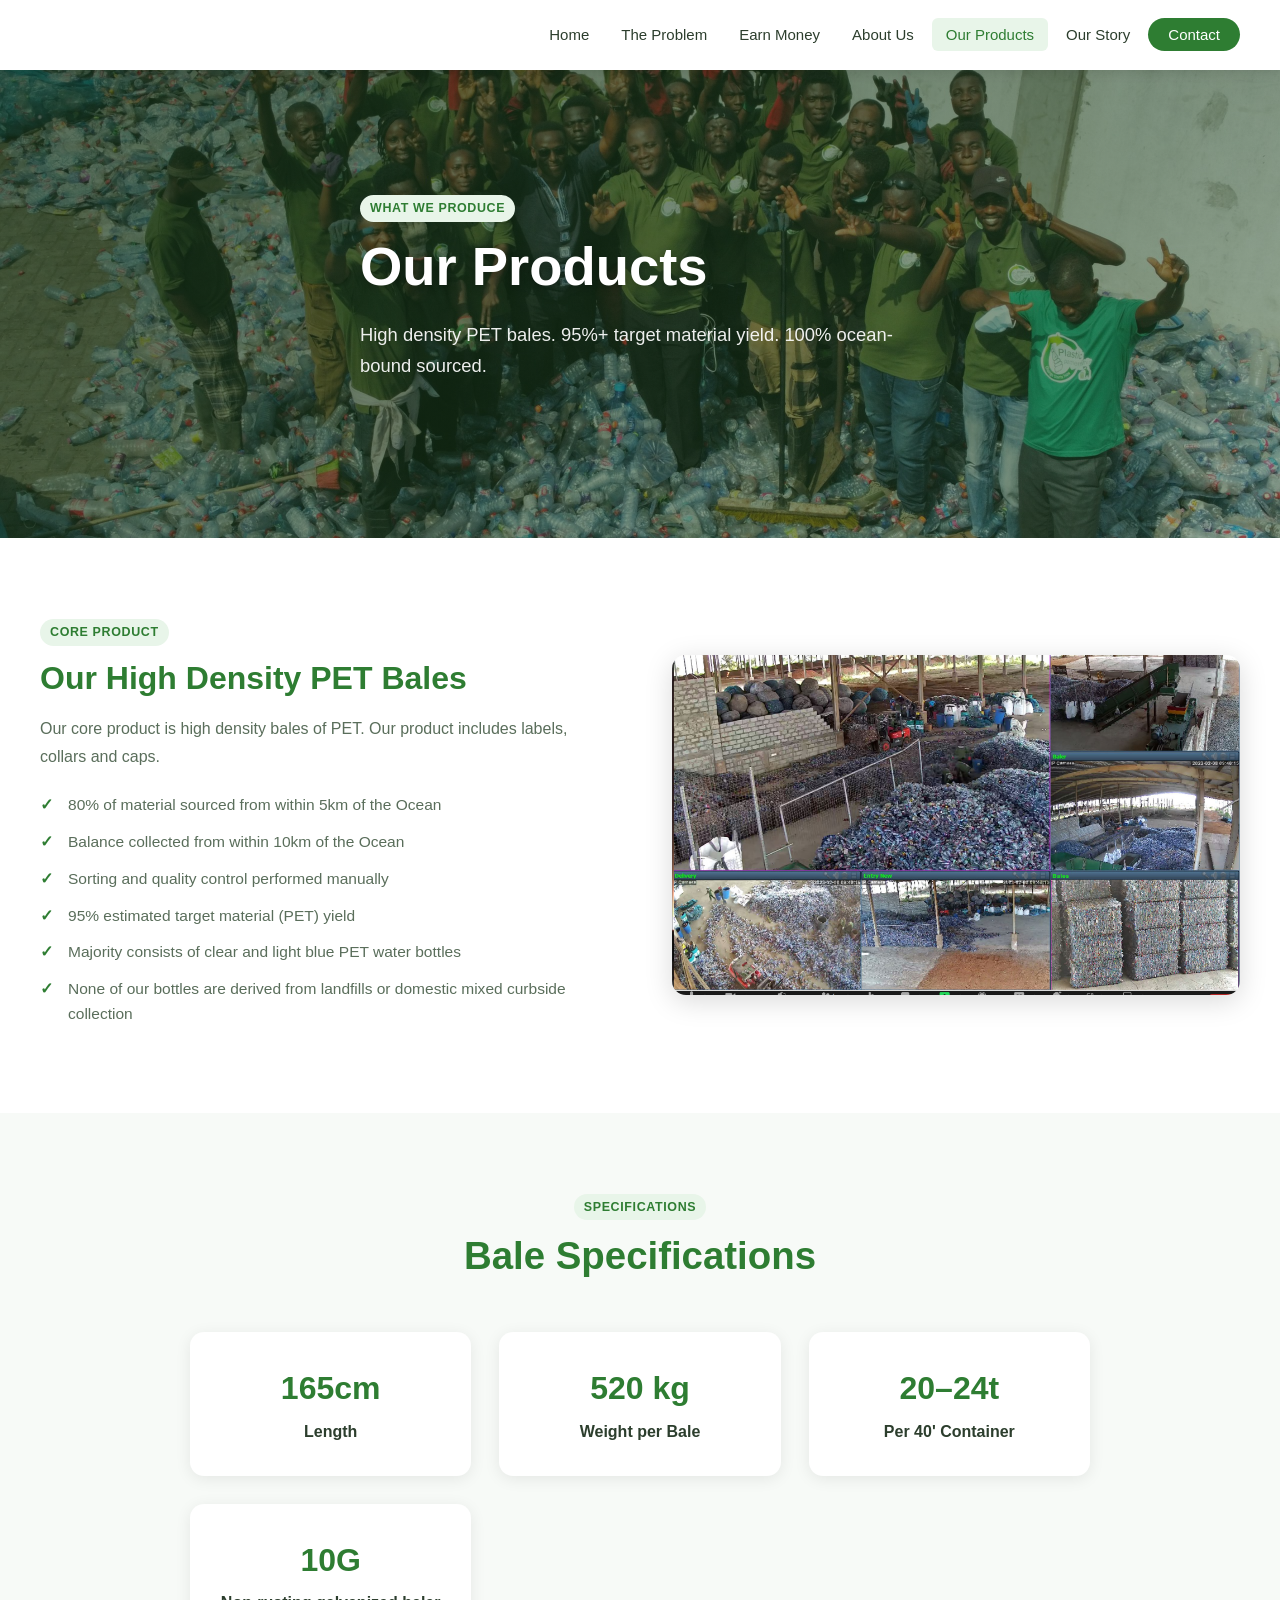
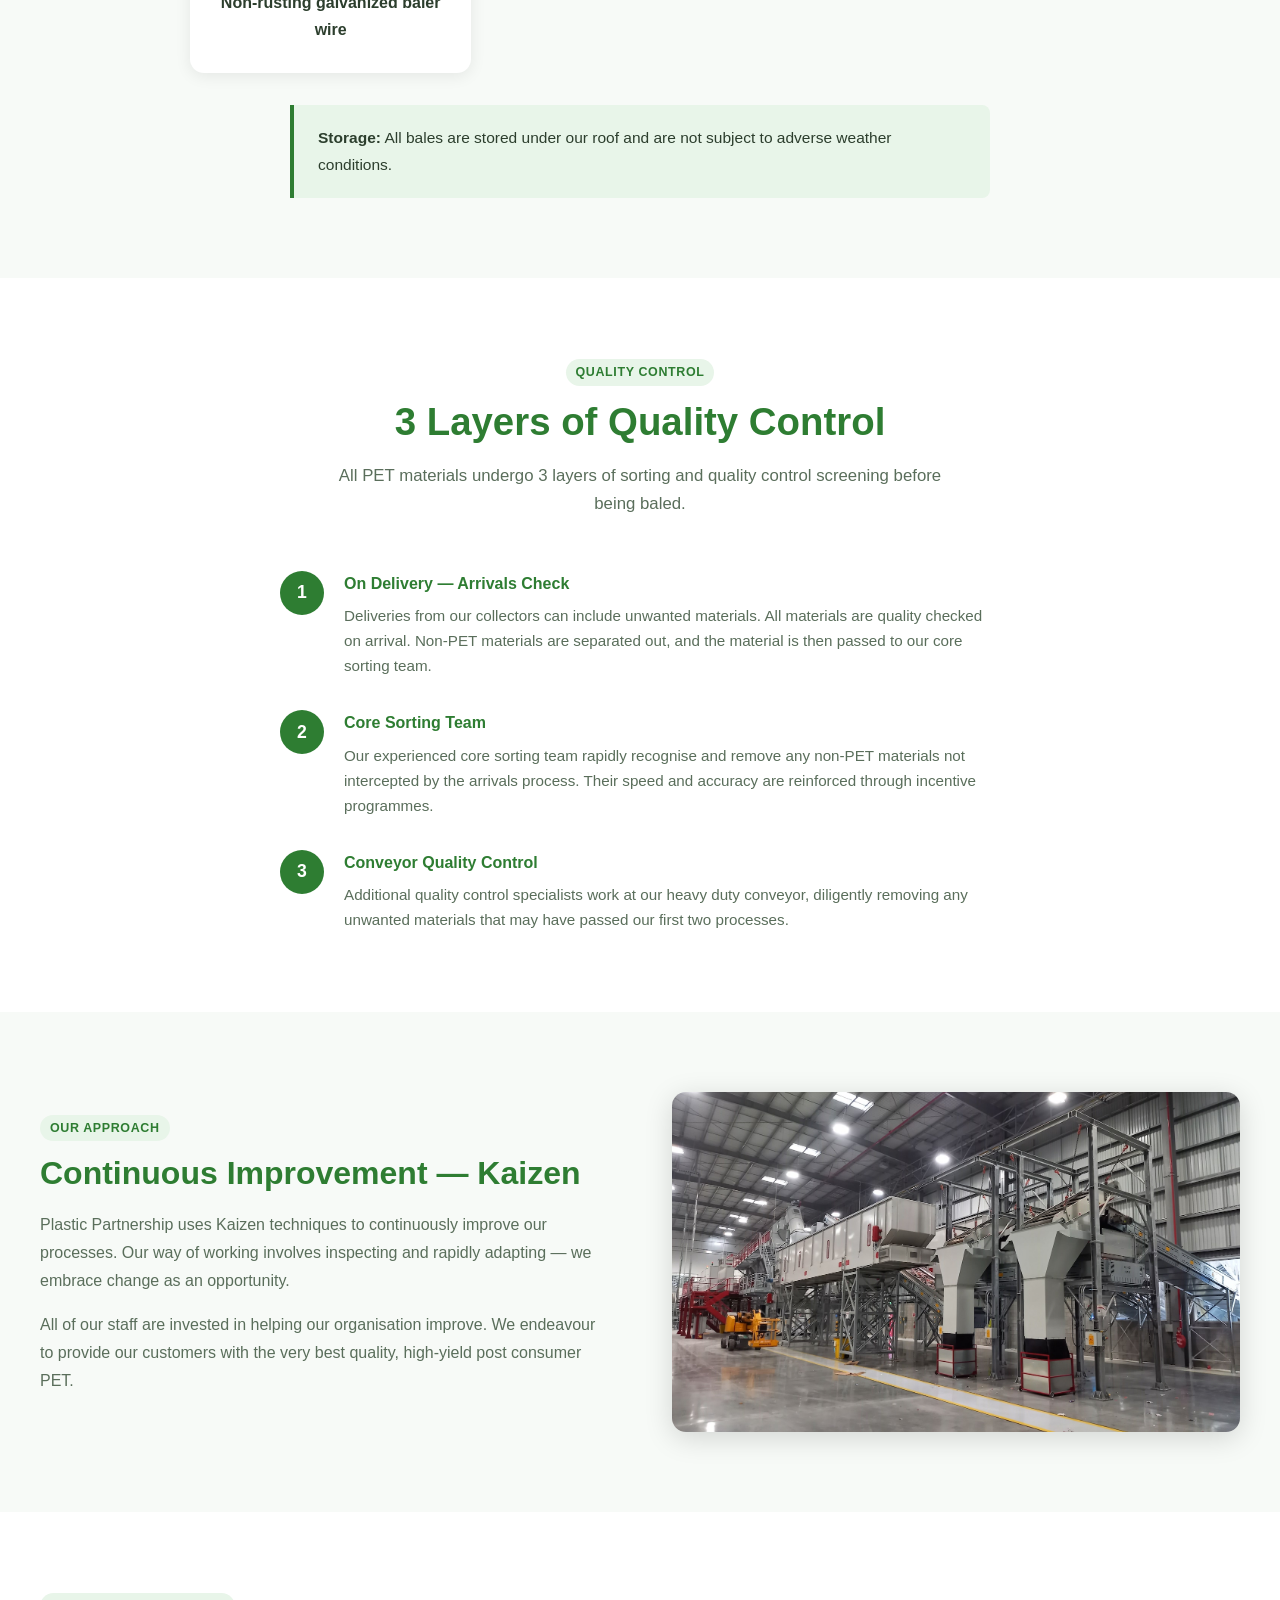
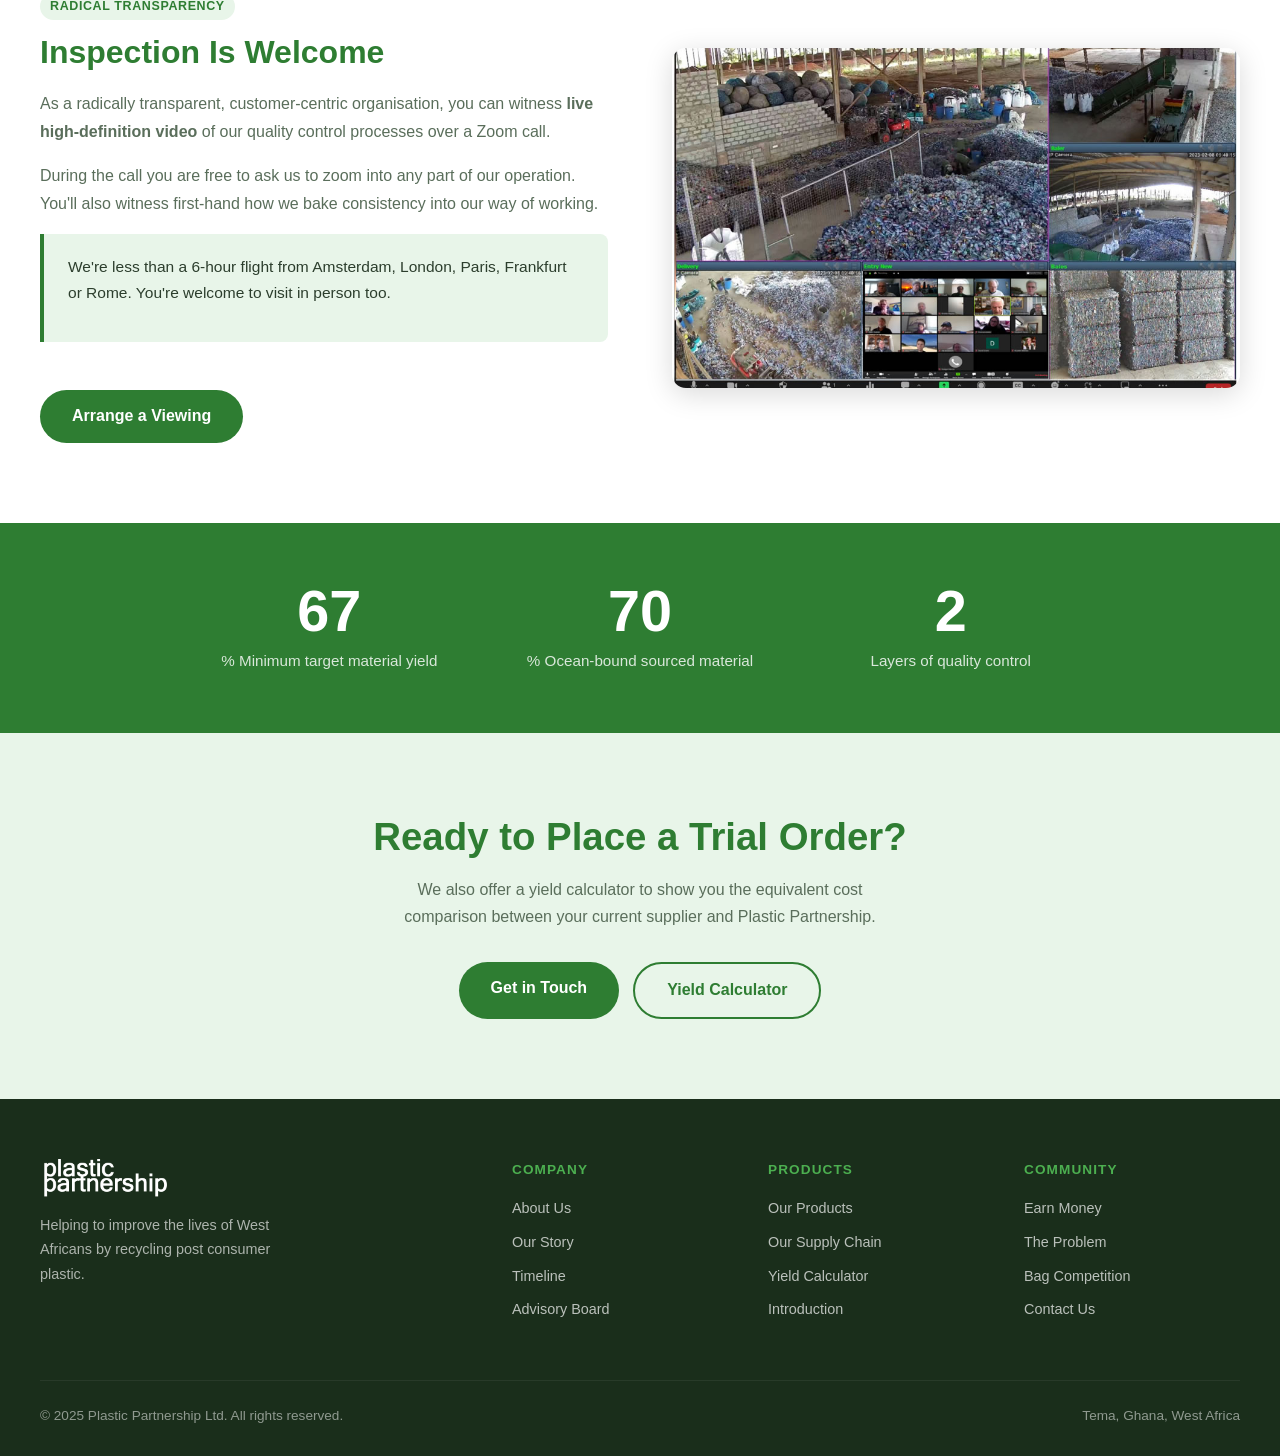
<file: our-products.html>
<!DOCTYPE html>
<html lang="en">
<head>
<meta charset="UTF-8">
<meta name="viewport" content="width=device-width, initial-scale=1.0">
<title>Our Products – Plastic Partnership Ghana</title>
<meta name="description" content="High density PET bales from 100% ocean-bound post consumer plastic, sourced within 5km of the ocean in Ghana.">
<link rel="stylesheet" href="style.css">
</head>
<body>
<nav>
  <div class="nav-inner">
    <a class="nav-logo" href="index.html"><img src="images/logo.png" alt="Plastic Partnership"></a>
    <ul class="nav-links">
      <li><a href="index.html">Home</a></li>
      <li><a href="plasticlifecycle.html">The Problem</a></li>
      <li><a href="jointhefight.html">Earn Money</a></li>
      <li><a href="about-us.html">About Us</a></li>
      <li><a href="our-products.html" class="active">Our Products</a></li>
      <li><a href="our-story.html">Our Story</a></li>
      <li><a href="letsconnect.html" class="nav-cta">Contact</a></li>
    </ul>
    <div class="nav-burger" id="navBurger"><span></span><span></span><span></span></div>
  </div>
  <div class="nav-mobile" id="navMobile">
    <a href="index.html">Home</a>
    <a href="plasticlifecycle.html">The Problem</a>
    <a href="jointhefight.html">Earn Money</a>
    <a href="about-us.html">About Us</a>
    <a href="our-products.html">Our Products</a>
    <a href="our-story.html">Our Story</a>
    <a href="timeline.html">Timeline</a>
    <a href="suppliers.html">Our Supply Chain</a>
    <a href="advisoryboard.html">Advisory Board</a>
    <a href="letsconnect.html">Contact</a>
  </div>
</nav>

<section class="hero hero-small" style="background-image:url('images/team-scaled.jpg')">
  <div class="hero-overlay"></div>
  <div class="hero-content">
    <div class="tag">What We Produce</div>
    <h1>Our Products</h1>
    <p>High density PET bales. 95%+ target material yield. 100% ocean-bound sourced.</p>
  </div>
</section>

<section class="section">
  <div class="container">
    <div class="split">
      <div class="split-text">
        <div class="tag">Core Product</div>
        <h2>Our High Density PET Bales</h2>
        <p>Our core product is high density bales of PET. Our product includes labels, collars and caps.</p>
        <ul class="check-list mt-16">
          <li>80% of material sourced from within 5km of the Ocean</li>
          <li>Balance collected from within 10km of the Ocean</li>
          <li>Sorting and quality control performed manually</li>
          <li>95% estimated target material (PET) yield</li>
          <li>Majority consists of clear and light blue PET water bottles</li>
          <li>None of our bottles are derived from landfills or domestic mixed curbside collection</li>
        </ul>
      </div>
      <div class="split-img">
        <img src="images/inspection.jpg" alt="PET bale inspection">
      </div>
    </div>
  </div>
</section>

<!-- BALE SPECS -->
<section class="section section-alt">
  <div class="container">
    <div class="text-center" style="max-width:640px;margin:0 auto 52px;">
      <div class="tag">Specifications</div>
      <h2 class="section-title">Bale Specifications</h2>
    </div>
    <div class="grid-auto" style="max-width:900px;margin:0 auto;">
      <div class="card text-center">
        <div style="font-size:2rem;font-weight:800;color:var(--green);">165cm</div>
        <div style="font-weight:600;margin-top:4px;">Length</div>
      </div>
      <div class="card text-center">
        <div style="font-size:2rem;font-weight:800;color:var(--green);">520 kg</div>
        <div style="font-weight:600;margin-top:4px;">Weight per Bale</div>
      </div>
      <div class="card text-center">
        <div style="font-size:2rem;font-weight:800;color:var(--green);">20–24t</div>
        <div style="font-weight:600;margin-top:4px;">Per 40' Container</div>
      </div>
      <div class="card text-center">
        <div style="font-size:2rem;font-weight:800;color:var(--green);">10G</div>
        <div style="font-weight:600;margin-top:4px;">Non-rusting galvanized baler wire</div>
      </div>
    </div>
    <div class="highlight-box" style="max-width:700px;margin:32px auto 0;">
      <p><strong>Storage:</strong> All bales are stored under our roof and are not subject to adverse weather conditions.</p>
    </div>
  </div>
</section>

<!-- QUALITY PROCESS -->
<section class="section">
  <div class="container">
    <div class="text-center" style="max-width:640px;margin:0 auto 52px;">
      <div class="tag">Quality Control</div>
      <h2 class="section-title">3 Layers of Quality Control</h2>
      <p class="section-sub" style="margin:0 auto;">All PET materials undergo 3 layers of sorting and quality control screening before being baled.</p>
    </div>
    <div class="steps" style="max-width:720px;margin:0 auto;">
      <div class="step">
        <div class="step-num">1</div>
        <div class="step-body">
          <h4>On Delivery — Arrivals Check</h4>
          <p>Deliveries from our collectors can include unwanted materials. All materials are quality checked on arrival. Non-PET materials are separated out, and the material is then passed to our core sorting team.</p>
        </div>
      </div>
      <div class="step">
        <div class="step-num">2</div>
        <div class="step-body">
          <h4>Core Sorting Team</h4>
          <p>Our experienced core sorting team rapidly recognise and remove any non-PET materials not intercepted by the arrivals process. Their speed and accuracy are reinforced through incentive programmes.</p>
        </div>
      </div>
      <div class="step">
        <div class="step-num">3</div>
        <div class="step-body">
          <h4>Conveyor Quality Control</h4>
          <p>Additional quality control specialists work at our heavy duty conveyor, diligently removing any unwanted materials that may have passed our first two processes.</p>
        </div>
      </div>
    </div>
  </div>
</section>

<!-- CONTINUOUS IMPROVEMENT -->
<section class="section section-alt">
  <div class="container">
    <div class="split">
      <div class="split-text">
        <div class="tag">Our Approach</div>
        <h2>Continuous Improvement — Kaizen</h2>
        <p>Plastic Partnership uses Kaizen techniques to continuously improve our processes. Our way of working involves inspecting and rapidly adapting — we embrace change as an opportunity.</p>
        <p>All of our staff are invested in helping our organisation improve. We endeavour to provide our customers with the very best quality, high-yield post consumer PET.</p>
      </div>
      <div class="split-img">
        <img src="images/recycling-plant.jpg" alt="Recycling plant">
      </div>
    </div>
  </div>
</section>

<!-- INSPECTION -->
<section class="section">
  <div class="container">
    <div class="split reverse">
      <div class="split-img">
        <img src="images/zoom-inspection.jpg" alt="Live Zoom inspection">
      </div>
      <div class="split-text">
        <div class="tag">Radical Transparency</div>
        <h2>Inspection Is Welcome</h2>
        <p>As a radically transparent, customer-centric organisation, you can witness <strong>live high-definition video</strong> of our quality control processes over a Zoom call.</p>
        <p>During the call you are free to ask us to zoom into any part of our operation. You'll also witness first-hand how we bake consistency into our way of working.</p>
        <div class="highlight-box mt-16">
          <p>We're less than a 6-hour flight from Amsterdam, London, Paris, Frankfurt or Rome. You're welcome to visit in person too.</p>
        </div>
        <a href="letsconnect.html" class="btn btn-green mt-24">Arrange a Viewing</a>
      </div>
    </div>
  </div>
</section>

<div class="stats-band">
  <div class="stats-inner">
    <div>
      <div class="stat-num" data-counter="95">0</div>
      <div class="stat-label">% Minimum target material yield</div>
    </div>
    <div>
      <div class="stat-num" data-counter="100">0</div>
      <div class="stat-label">% Ocean-bound sourced material</div>
    </div>
    <div>
      <div class="stat-num" data-counter="3">0</div>
      <div class="stat-label">Layers of quality control</div>
    </div>
  </div>
</div>

<section class="section" style="background:var(--green3);">
  <div class="container text-center">
    <h2 class="section-title" style="max-width:600px;margin:0 auto 16px;">Ready to Place a Trial Order?</h2>
    <p style="max-width:520px;margin:0 auto 32px;color:var(--muted);">We also offer a yield calculator to show you the equivalent cost comparison between your current supplier and Plastic Partnership.</p>
    <div class="btn-group" style="justify-content:center;">
      <a href="letsconnect.html" class="btn btn-green">Get in Touch</a>
      <a href="yieldmatters.html" class="btn btn-outline" style="color:var(--green);border-color:var(--green);">Yield Calculator</a>
    </div>
  </div>
</section>

<footer>
  <div class="footer-inner">
    <div class="footer-grid">
      <div class="footer-brand">
        <img src="images/logo.png" alt="Plastic Partnership">
        <p>Helping to improve the lives of West Africans by recycling post consumer plastic.</p>
      </div>
      <div class="footer-col">
        <h4>Company</h4>
        <a href="about-us.html">About Us</a>
        <a href="our-story.html">Our Story</a>
        <a href="timeline.html">Timeline</a>
        <a href="advisoryboard.html">Advisory Board</a>
      </div>
      <div class="footer-col">
        <h4>Products</h4>
        <a href="our-products.html">Our Products</a>
        <a href="suppliers.html">Our Supply Chain</a>
        <a href="yieldmatters.html">Yield Calculator</a>
        <a href="introduction.html">Introduction</a>
      </div>
      <div class="footer-col">
        <h4>Community</h4>
        <a href="jointhefight.html">Earn Money</a>
        <a href="plasticlifecycle.html">The Problem</a>
        <a href="competition.html">Bag Competition</a>
        <a href="letsconnect.html">Contact Us</a>
      </div>
    </div>
    <div class="footer-bottom">
      <span>© 2025 Plastic Partnership Ltd. All rights reserved.</span>
      <span>Tema, Ghana, West Africa</span>
    </div>
  </div>
</footer>
<script src="main.js"></script>
</body>
</html>
</file>
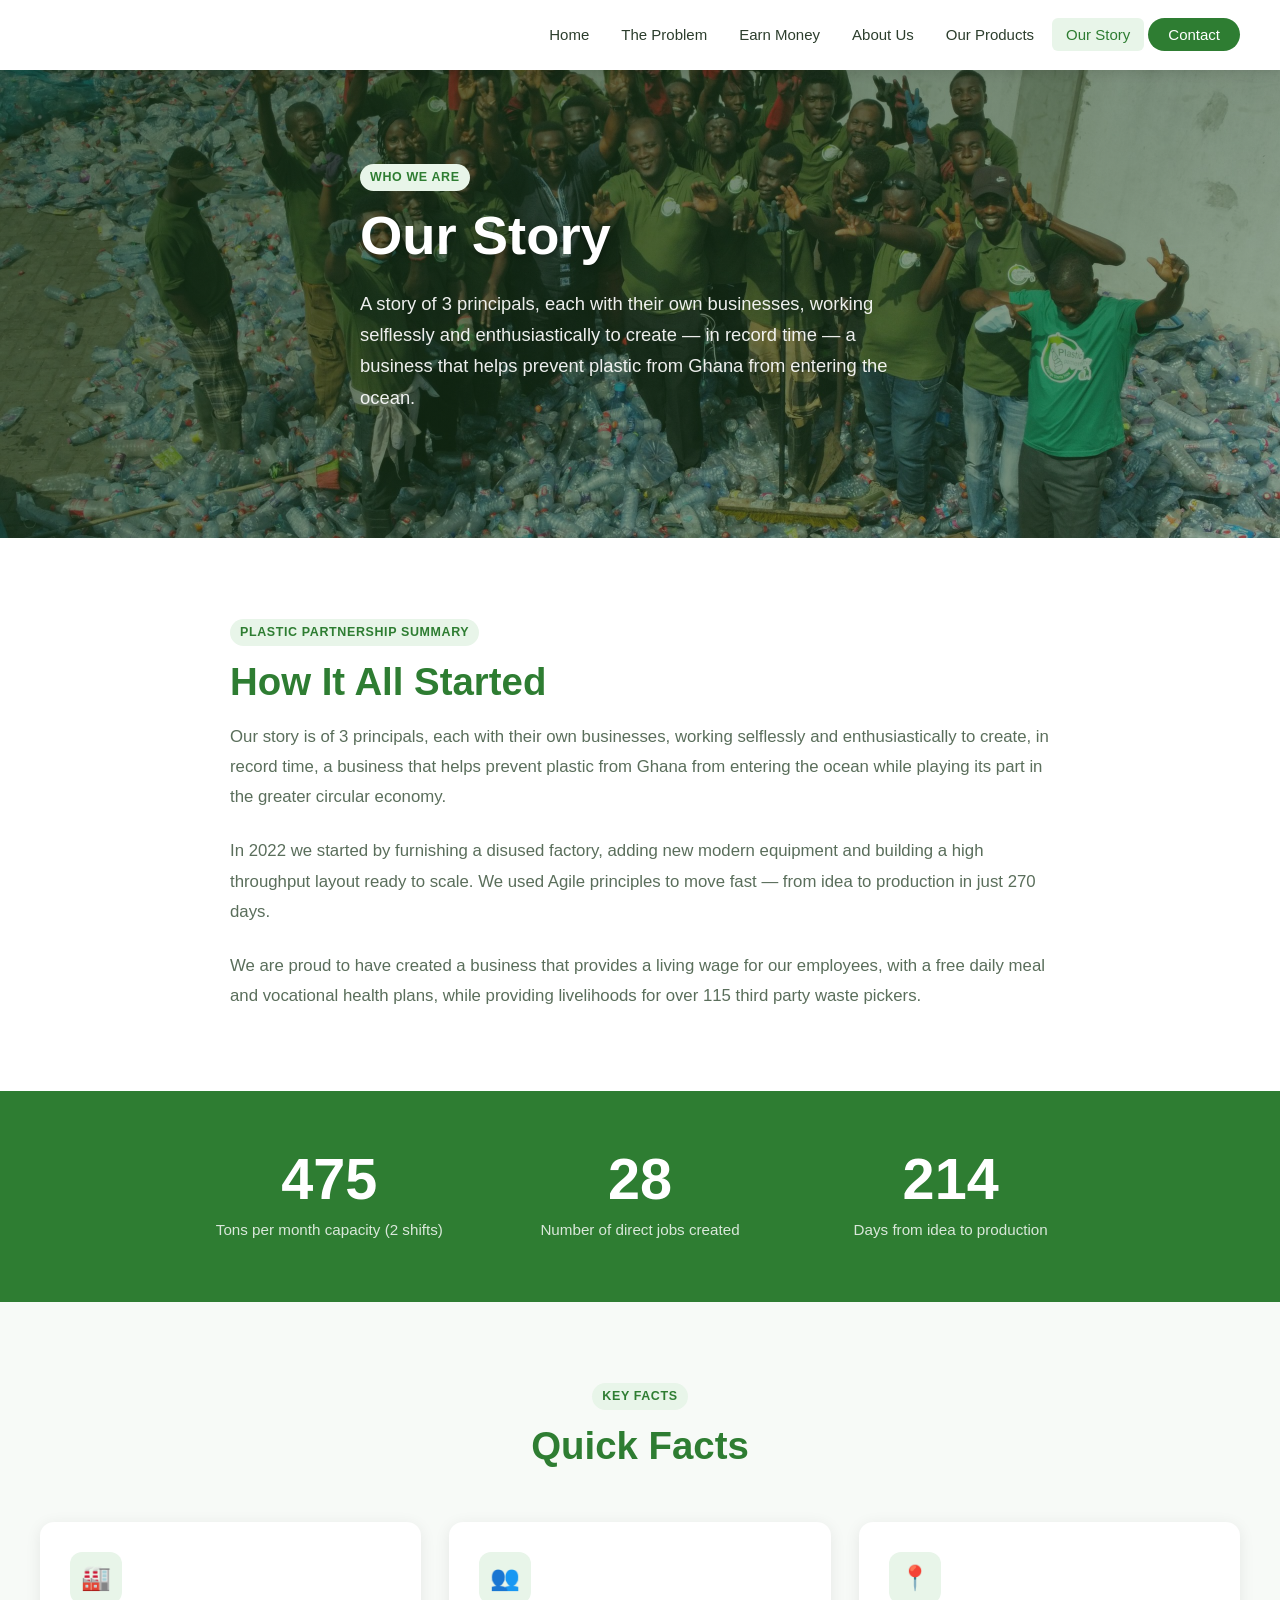
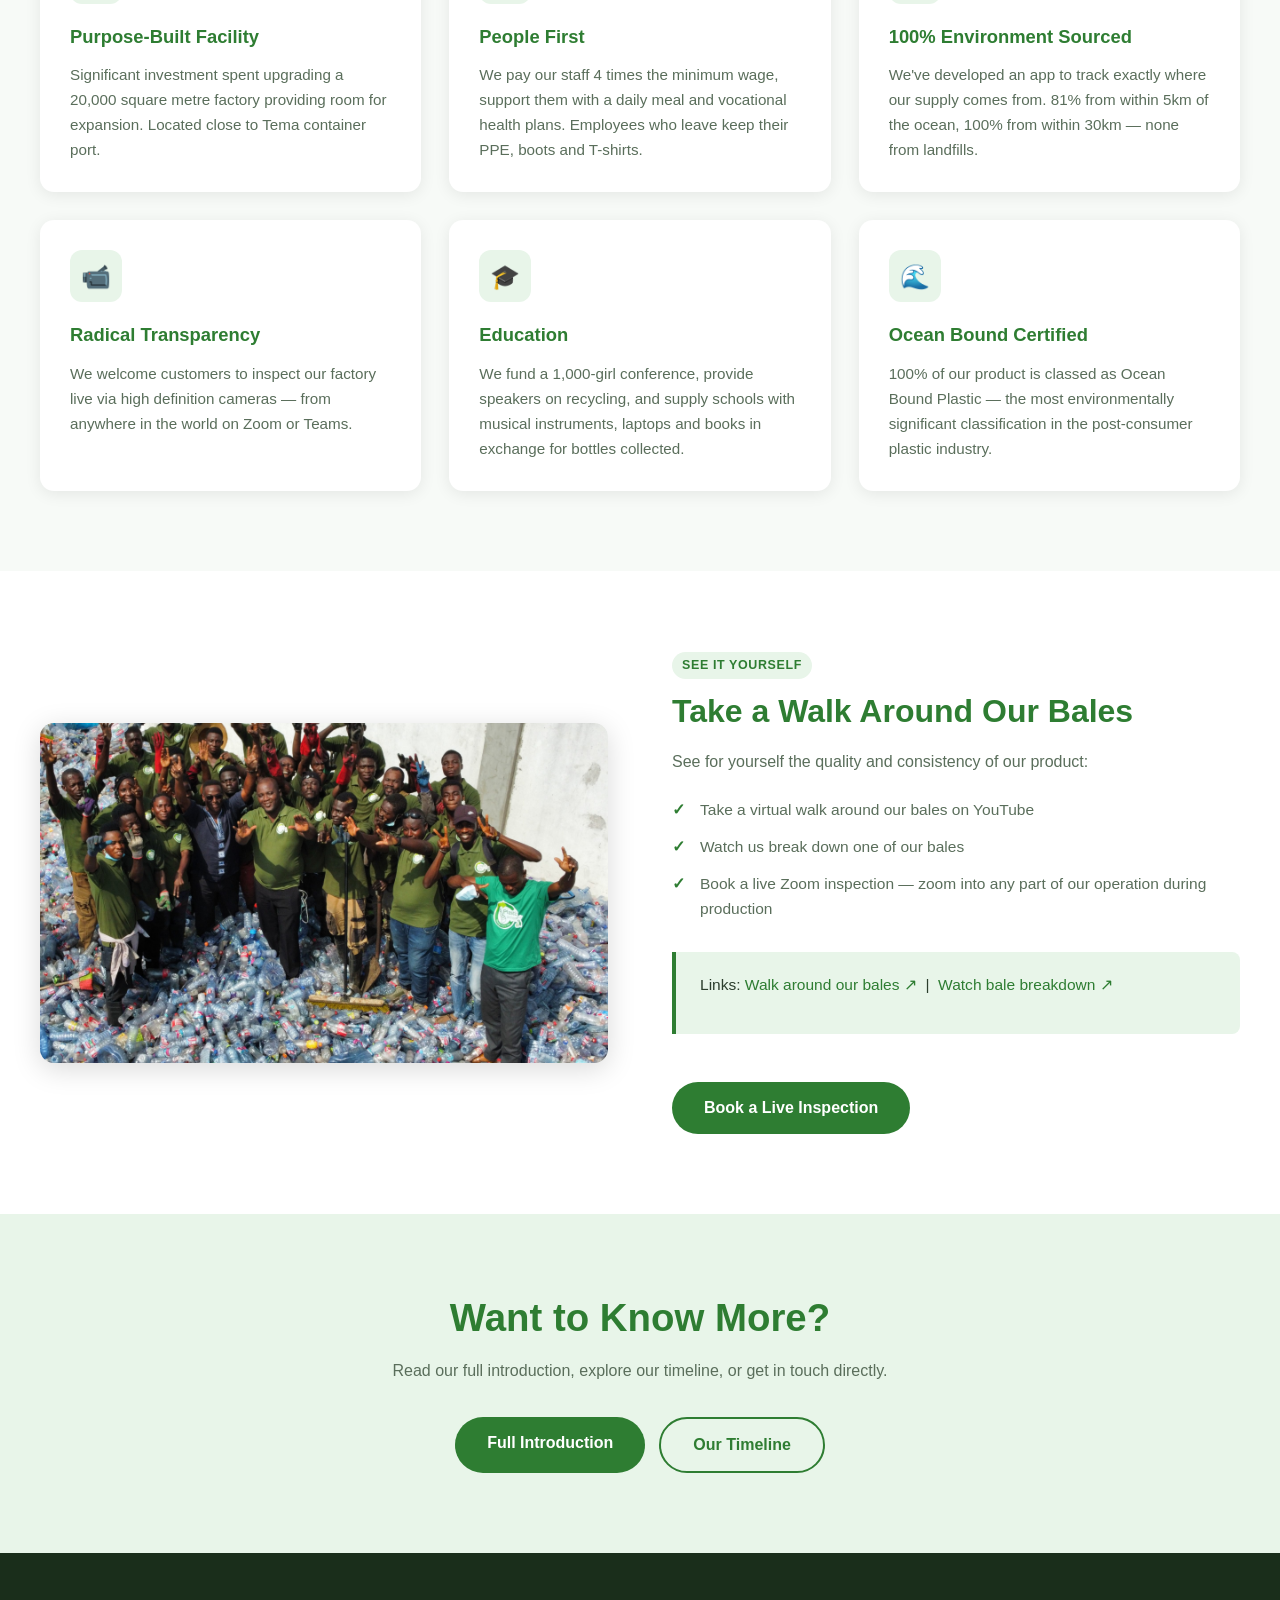
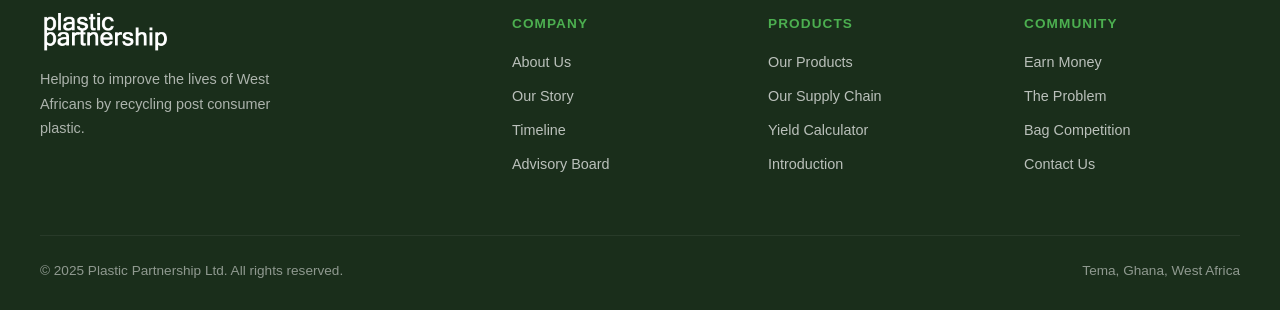
<file: our-story.html>
<!DOCTYPE html>
<html lang="en">
<head>
<meta charset="UTF-8">
<meta name="viewport" content="width=device-width, initial-scale=1.0">
<title>Our Story – Plastic Partnership Ghana</title>
<meta name="description" content="The story of 3 principals working selflessly to create a business that helps prevent plastic from Ghana from entering the ocean.">
<link rel="stylesheet" href="style.css">
</head>
<body>
<nav>
  <div class="nav-inner">
    <a class="nav-logo" href="index.html"><img src="images/logo.png" alt="Plastic Partnership"></a>
    <ul class="nav-links">
      <li><a href="index.html">Home</a></li>
      <li><a href="plasticlifecycle.html">The Problem</a></li>
      <li><a href="jointhefight.html">Earn Money</a></li>
      <li><a href="about-us.html">About Us</a></li>
      <li><a href="our-products.html">Our Products</a></li>
      <li><a href="our-story.html" class="active">Our Story</a></li>
      <li><a href="letsconnect.html" class="nav-cta">Contact</a></li>
    </ul>
    <div class="nav-burger" id="navBurger"><span></span><span></span><span></span></div>
  </div>
  <div class="nav-mobile" id="navMobile">
    <a href="index.html">Home</a>
    <a href="plasticlifecycle.html">The Problem</a>
    <a href="jointhefight.html">Earn Money</a>
    <a href="about-us.html">About Us</a>
    <a href="our-products.html">Our Products</a>
    <a href="our-story.html">Our Story</a>
    <a href="timeline.html">Timeline</a>
    <a href="suppliers.html">Our Supply Chain</a>
    <a href="advisoryboard.html">Advisory Board</a>
    <a href="letsconnect.html">Contact</a>
  </div>
</nav>

<section class="hero hero-small" style="background-image:url('images/team-scaled.jpg')">
  <div class="hero-overlay"></div>
  <div class="hero-content">
    <div class="tag">Who We Are</div>
    <h1>Our Story</h1>
    <p>A story of 3 principals, each with their own businesses, working selflessly and enthusiastically to create — in record time — a business that helps prevent plastic from Ghana from entering the ocean.</p>
  </div>
</section>

<section class="section">
  <div class="container" style="max-width:820px;">
    <div class="tag">Plastic Partnership Summary</div>
    <h2 class="section-title">How It All Started</h2>
    <p style="color:var(--muted);line-height:1.8;font-size:1.05rem;margin-bottom:24px;">Our story is of 3 principals, each with their own businesses, working selflessly and enthusiastically to create, in record time, a business that helps prevent plastic from Ghana from entering the ocean while playing its part in the greater circular economy.</p>
    <p style="color:var(--muted);line-height:1.8;font-size:1.05rem;margin-bottom:24px;">In 2022 we started by furnishing a disused factory, adding new modern equipment and building a high throughput layout ready to scale. We used Agile principles to move fast — from idea to production in just 270 days.</p>
    <p style="color:var(--muted);line-height:1.8;font-size:1.05rem;">We are proud to have created a business that provides a living wage for our employees, with a free daily meal and vocational health plans, while providing livelihoods for over 115 third party waste pickers.</p>
  </div>
</section>

<div class="stats-band">
  <div class="stats-inner">
    <div>
      <div class="stat-num" data-counter="600">0</div>
      <div class="stat-label">Tons per month capacity (2 shifts)</div>
    </div>
    <div>
      <div class="stat-num" data-counter="35">0</div>
      <div class="stat-label">Number of direct jobs created</div>
    </div>
    <div>
      <div class="stat-num" data-counter="270">0</div>
      <div class="stat-label">Days from idea to production</div>
    </div>
  </div>
</div>

<section class="section section-alt">
  <div class="container">
    <div class="text-center" style="max-width:640px;margin:0 auto 52px;">
      <div class="tag">Key Facts</div>
      <h2 class="section-title">Quick Facts</h2>
    </div>
    <div class="grid-3">
      <div class="card">
        <div class="card-icon">🏭</div>
        <h3>Purpose-Built Facility</h3>
        <p>Significant investment spent upgrading a 20,000 square metre factory providing room for expansion. Located close to Tema container port.</p>
      </div>
      <div class="card">
        <div class="card-icon">👥</div>
        <h3>People First</h3>
        <p>We pay our staff 4 times the minimum wage, support them with a daily meal and vocational health plans. Employees who leave keep their PPE, boots and T-shirts.</p>
      </div>
      <div class="card">
        <div class="card-icon">📍</div>
        <h3>100% Environment Sourced</h3>
        <p>We've developed an app to track exactly where our supply comes from. 81% from within 5km of the ocean, 100% from within 30km — none from landfills.</p>
      </div>
      <div class="card">
        <div class="card-icon">📹</div>
        <h3>Radical Transparency</h3>
        <p>We welcome customers to inspect our factory live via high definition cameras — from anywhere in the world on Zoom or Teams.</p>
      </div>
      <div class="card">
        <div class="card-icon">🎓</div>
        <h3>Education</h3>
        <p>We fund a 1,000-girl conference, provide speakers on recycling, and supply schools with musical instruments, laptops and books in exchange for bottles collected.</p>
      </div>
      <div class="card">
        <div class="card-icon">🌊</div>
        <h3>Ocean Bound Certified</h3>
        <p>100% of our product is classed as Ocean Bound Plastic — the most environmentally significant classification in the post-consumer plastic industry.</p>
      </div>
    </div>
  </div>
</section>

<section class="section">
  <div class="container">
    <div class="split">
      <div class="split-img">
        <img src="images/team-photo.jpg" alt="Plastic Partnership team">
      </div>
      <div class="split-text">
        <div class="tag">See It Yourself</div>
        <h2>Take a Walk Around Our Bales</h2>
        <p>See for yourself the quality and consistency of our product:</p>
        <ul class="check-list mt-16">
          <li>Take a virtual walk around our bales on YouTube</li>
          <li>Watch us break down one of our bales</li>
          <li>Book a live Zoom inspection — zoom into any part of our operation during production</li>
        </ul>
        <div class="highlight-box mt-24">
          <p>Links: <a href="https://youtu.be/1LZ8Kd07nZI" target="_blank" rel="noopener">Walk around our bales ↗</a> &nbsp;|&nbsp; <a href="https://www.youtube.com/shorts/tq0poevjHZc" target="_blank" rel="noopener">Watch bale breakdown ↗</a></p>
        </div>
        <a href="letsconnect.html" class="btn btn-green mt-24">Book a Live Inspection</a>
      </div>
    </div>
  </div>
</section>

<section class="section" style="background:var(--green3);">
  <div class="container text-center">
    <h2 class="section-title" style="max-width:600px;margin:0 auto 16px;">Want to Know More?</h2>
    <p style="max-width:500px;margin:0 auto 32px;color:var(--muted);">Read our full introduction, explore our timeline, or get in touch directly.</p>
    <div class="btn-group" style="justify-content:center;">
      <a href="introduction.html" class="btn btn-green">Full Introduction</a>
      <a href="timeline.html" class="btn btn-outline" style="color:var(--green);border-color:var(--green);">Our Timeline</a>
    </div>
  </div>
</section>

<footer>
  <div class="footer-inner">
    <div class="footer-grid">
      <div class="footer-brand">
        <img src="images/logo.png" alt="Plastic Partnership">
        <p>Helping to improve the lives of West Africans by recycling post consumer plastic.</p>
      </div>
      <div class="footer-col">
        <h4>Company</h4>
        <a href="about-us.html">About Us</a>
        <a href="our-story.html">Our Story</a>
        <a href="timeline.html">Timeline</a>
        <a href="advisoryboard.html">Advisory Board</a>
      </div>
      <div class="footer-col">
        <h4>Products</h4>
        <a href="our-products.html">Our Products</a>
        <a href="suppliers.html">Our Supply Chain</a>
        <a href="yieldmatters.html">Yield Calculator</a>
        <a href="introduction.html">Introduction</a>
      </div>
      <div class="footer-col">
        <h4>Community</h4>
        <a href="jointhefight.html">Earn Money</a>
        <a href="plasticlifecycle.html">The Problem</a>
        <a href="competition.html">Bag Competition</a>
        <a href="letsconnect.html">Contact Us</a>
      </div>
    </div>
    <div class="footer-bottom">
      <span>© 2025 Plastic Partnership Ltd. All rights reserved.</span>
      <span>Tema, Ghana, West Africa</span>
    </div>
  </div>
</footer>
<script src="main.js"></script>
</body>
</html>
</file>
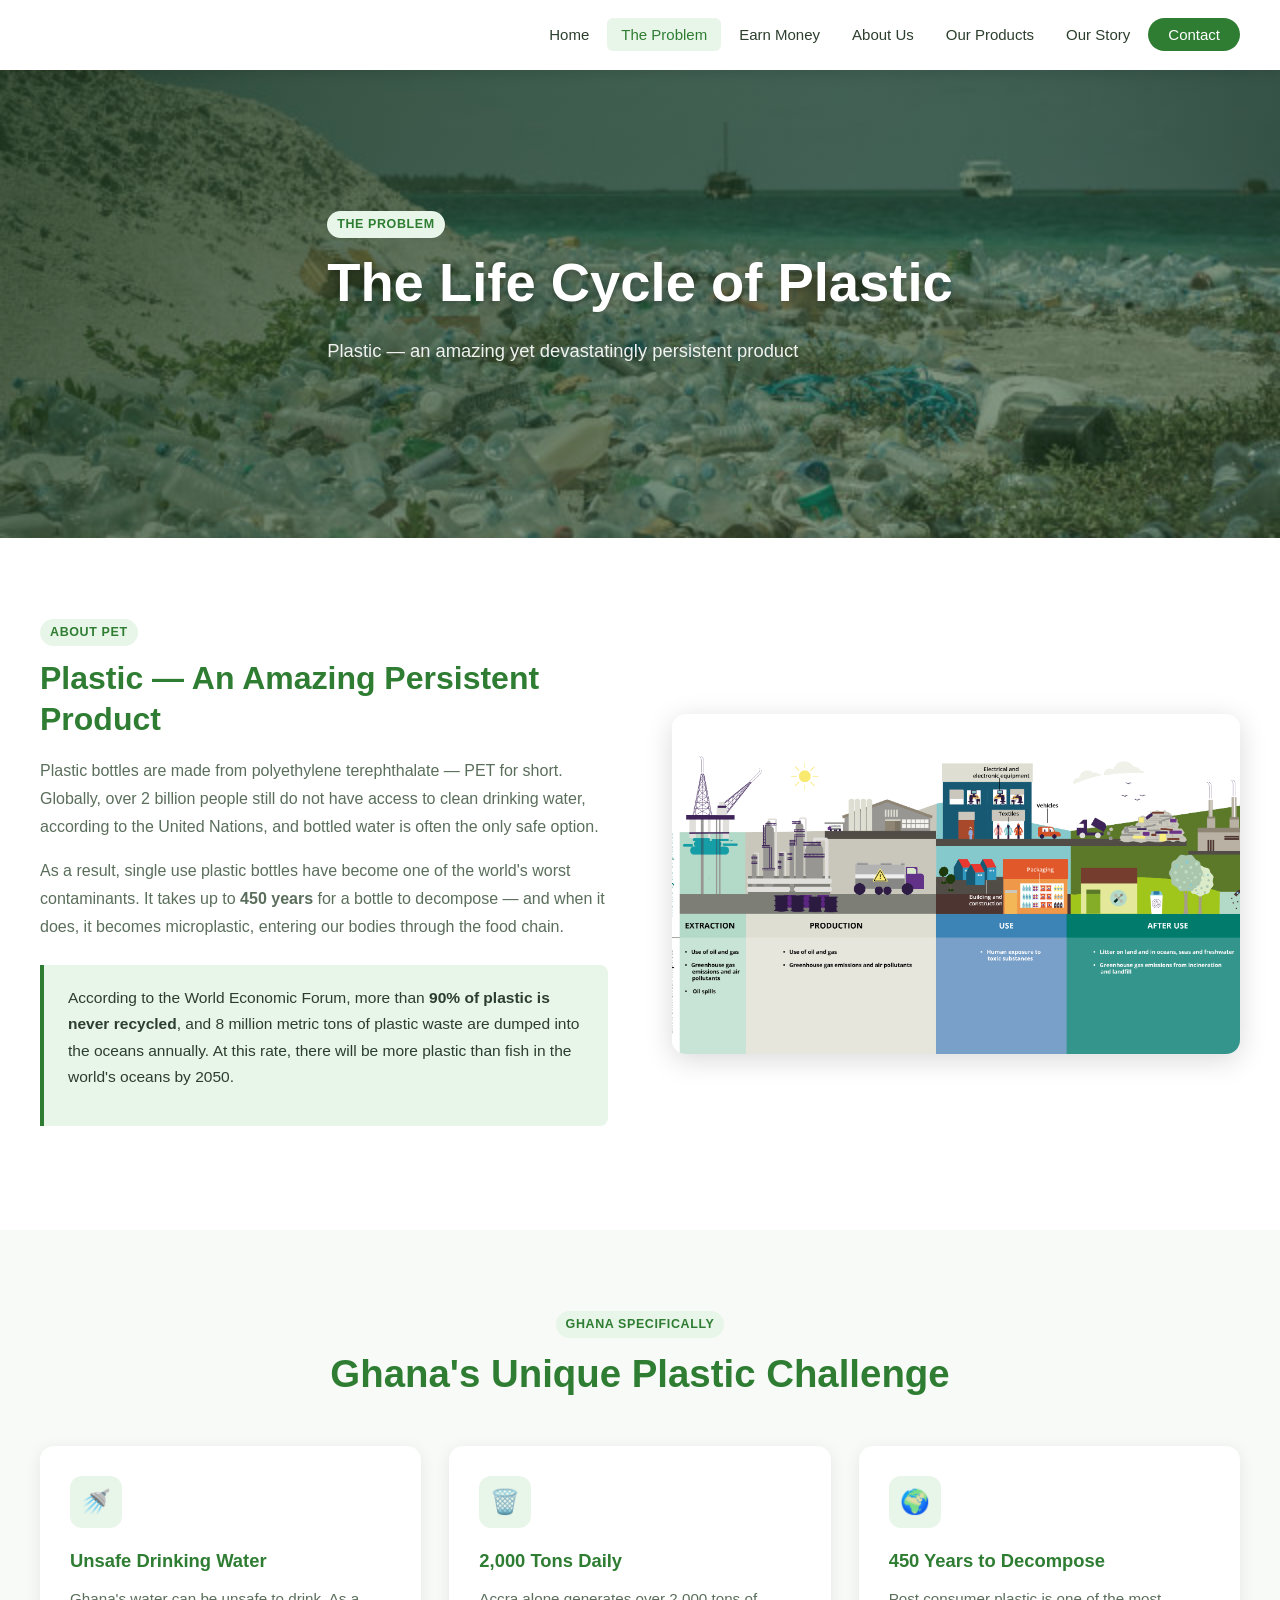
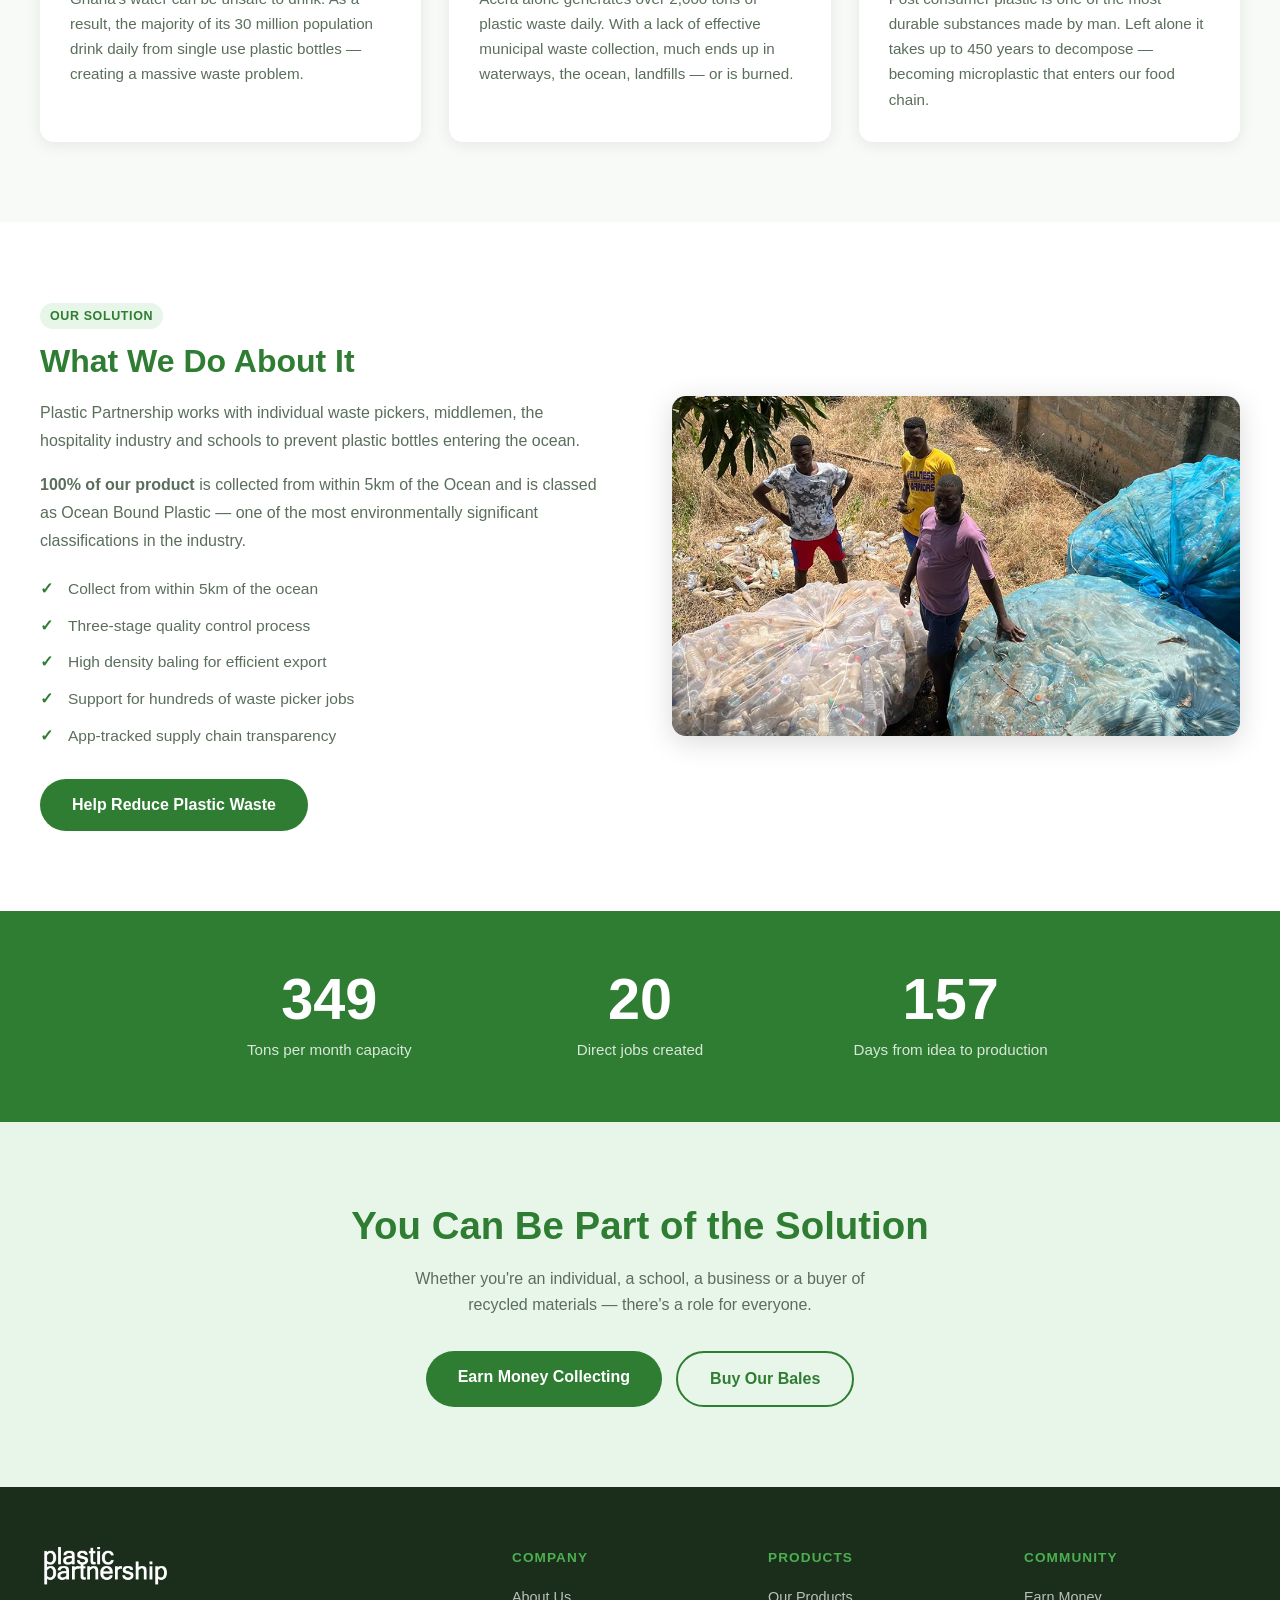
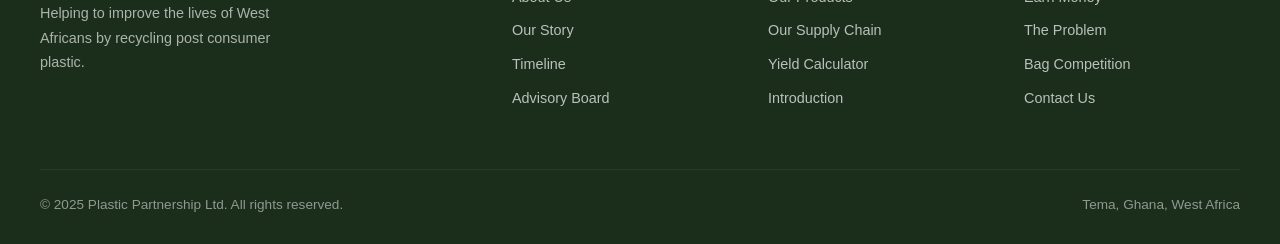
<file: plasticlifecycle.html>
<!DOCTYPE html>
<html lang="en">
<head>
<meta charset="UTF-8">
<meta name="viewport" content="width=device-width, initial-scale=1.0">
<title>The Life Cycle of Plastic – Plastic Partnership Ghana</title>
<meta name="description" content="Understanding the life cycle of plastic and why it's one of the world's most persistent pollutants.">
<link rel="stylesheet" href="style.css">
</head>
<body>
<nav>
  <div class="nav-inner">
    <a class="nav-logo" href="index.html"><img src="images/logo.png" alt="Plastic Partnership"></a>
    <ul class="nav-links">
      <li><a href="index.html">Home</a></li>
      <li><a href="plasticlifecycle.html" class="active">The Problem</a></li>
      <li><a href="jointhefight.html">Earn Money</a></li>
      <li><a href="about-us.html">About Us</a></li>
      <li><a href="our-products.html">Our Products</a></li>
      <li><a href="our-story.html">Our Story</a></li>
      <li><a href="letsconnect.html" class="nav-cta">Contact</a></li>
    </ul>
    <div class="nav-burger" id="navBurger"><span></span><span></span><span></span></div>
  </div>
  <div class="nav-mobile" id="navMobile">
    <a href="index.html">Home</a>
    <a href="plasticlifecycle.html">The Problem</a>
    <a href="jointhefight.html">Earn Money</a>
    <a href="about-us.html">About Us</a>
    <a href="our-products.html">Our Products</a>
    <a href="our-story.html">Our Story</a>
    <a href="timeline.html">Timeline</a>
    <a href="suppliers.html">Our Supply Chain</a>
    <a href="advisoryboard.html">Advisory Board</a>
    <a href="letsconnect.html">Contact</a>
  </div>
</nav>

<section class="hero hero-small" style="background-image:url('images/plastic-beach.jpg')">
  <div class="hero-overlay"></div>
  <div class="hero-content">
    <div class="tag">The Problem</div>
    <h1>The Life Cycle of Plastic</h1>
    <p>Plastic — an amazing yet devastatingly persistent product</p>
  </div>
</section>

<section class="section">
  <div class="container">
    <div class="split">
      <div class="split-text">
        <div class="tag">About PET</div>
        <h2>Plastic — An Amazing Persistent Product</h2>
        <p>Plastic bottles are made from polyethylene terephthalate — PET for short. Globally, over 2 billion people still do not have access to clean drinking water, according to the United Nations, and bottled water is often the only safe option.</p>
        <p>As a result, single use plastic bottles have become one of the world's worst contaminants. It takes up to <strong>450 years</strong> for a bottle to decompose — and when it does, it becomes microplastic, entering our bodies through the food chain.</p>
        <div class="highlight-box">
          <p>According to the World Economic Forum, more than <strong>90% of plastic is never recycled</strong>, and 8 million metric tons of plastic waste are dumped into the oceans annually. At this rate, there will be more plastic than fish in the world's oceans by 2050.</p>
        </div>
      </div>
      <div class="split-img">
        <img src="images/pet-lifecycle.png" alt="PET Lifecycle diagram">
      </div>
    </div>
  </div>
</section>

<section class="section section-alt">
  <div class="container">
    <div class="text-center" style="max-width:680px;margin:0 auto 48px;">
      <div class="tag">Ghana Specifically</div>
      <h2 class="section-title">Ghana's Unique Plastic Challenge</h2>
    </div>
    <div class="grid-3">
      <div class="card">
        <div class="card-icon">🚿</div>
        <h3>Unsafe Drinking Water</h3>
        <p>Ghana's water can be unsafe to drink. As a result, the majority of its 30 million population drink daily from single use plastic bottles — creating a massive waste problem.</p>
      </div>
      <div class="card">
        <div class="card-icon">🗑️</div>
        <h3>2,000 Tons Daily</h3>
        <p>Accra alone generates over 2,000 tons of plastic waste daily. With a lack of effective municipal waste collection, much ends up in waterways, the ocean, landfills — or is burned.</p>
      </div>
      <div class="card">
        <div class="card-icon">🌍</div>
        <h3>450 Years to Decompose</h3>
        <p>Post consumer plastic is one of the most durable substances made by man. Left alone it takes up to 450 years to decompose — becoming microplastic that enters our food chain.</p>
      </div>
    </div>
  </div>
</section>

<section class="section">
  <div class="container">
    <div class="split reverse">
      <div class="split-img">
        <img src="images/local-collectors.jpg" alt="Local collectors">
      </div>
      <div class="split-text">
        <div class="tag">Our Solution</div>
        <h2>What We Do About It</h2>
        <p>Plastic Partnership works with individual waste pickers, middlemen, the hospitality industry and schools to prevent plastic bottles entering the ocean.</p>
        <p><strong>100% of our product</strong> is collected from within 5km of the Ocean and is classed as Ocean Bound Plastic — one of the most environmentally significant classifications in the industry.</p>
        <ul class="check-list mt-16">
          <li>Collect from within 5km of the ocean</li>
          <li>Three-stage quality control process</li>
          <li>High density baling for efficient export</li>
          <li>Support for hundreds of waste picker jobs</li>
          <li>App-tracked supply chain transparency</li>
        </ul>
        <a href="jointhefight.html" class="btn btn-green mt-24">Help Reduce Plastic Waste</a>
      </div>
    </div>
  </div>
</section>

<div class="stats-band">
  <div class="stats-inner">
    <div>
      <div class="stat-num" data-counter="600">0</div>
      <div class="stat-label">Tons per month capacity</div>
    </div>
    <div>
      <div class="stat-num" data-counter="35">0</div>
      <div class="stat-label">Direct jobs created</div>
    </div>
    <div>
      <div class="stat-num" data-counter="270">0</div>
      <div class="stat-label">Days from idea to production</div>
    </div>
  </div>
</div>

<section class="section" style="background:var(--green3);">
  <div class="container text-center">
    <h2 class="section-title" style="max-width:600px;margin:0 auto 16px;">You Can Be Part of the Solution</h2>
    <p style="max-width:500px;margin:0 auto 32px;color:var(--muted);">Whether you're an individual, a school, a business or a buyer of recycled materials — there's a role for everyone.</p>
    <div class="btn-group" style="justify-content:center;">
      <a href="jointhefight.html" class="btn btn-green">Earn Money Collecting</a>
      <a href="letsconnect.html" class="btn btn-outline" style="color:var(--green);border-color:var(--green);">Buy Our Bales</a>
    </div>
  </div>
</section>

<footer>
  <div class="footer-inner">
    <div class="footer-grid">
      <div class="footer-brand">
        <img src="images/logo.png" alt="Plastic Partnership">
        <p>Helping to improve the lives of West Africans by recycling post consumer plastic.</p>
      </div>
      <div class="footer-col">
        <h4>Company</h4>
        <a href="about-us.html">About Us</a>
        <a href="our-story.html">Our Story</a>
        <a href="timeline.html">Timeline</a>
        <a href="advisoryboard.html">Advisory Board</a>
      </div>
      <div class="footer-col">
        <h4>Products</h4>
        <a href="our-products.html">Our Products</a>
        <a href="suppliers.html">Our Supply Chain</a>
        <a href="yieldmatters.html">Yield Calculator</a>
        <a href="introduction.html">Introduction</a>
      </div>
      <div class="footer-col">
        <h4>Community</h4>
        <a href="jointhefight.html">Earn Money</a>
        <a href="plasticlifecycle.html">The Problem</a>
        <a href="competition.html">Bag Competition</a>
        <a href="letsconnect.html">Contact Us</a>
      </div>
    </div>
    <div class="footer-bottom">
      <span>© 2025 Plastic Partnership Ltd. All rights reserved.</span>
      <span>Tema, Ghana, West Africa</span>
    </div>
  </div>
</footer>
<script src="main.js"></script>
</body>
</html>
</file>
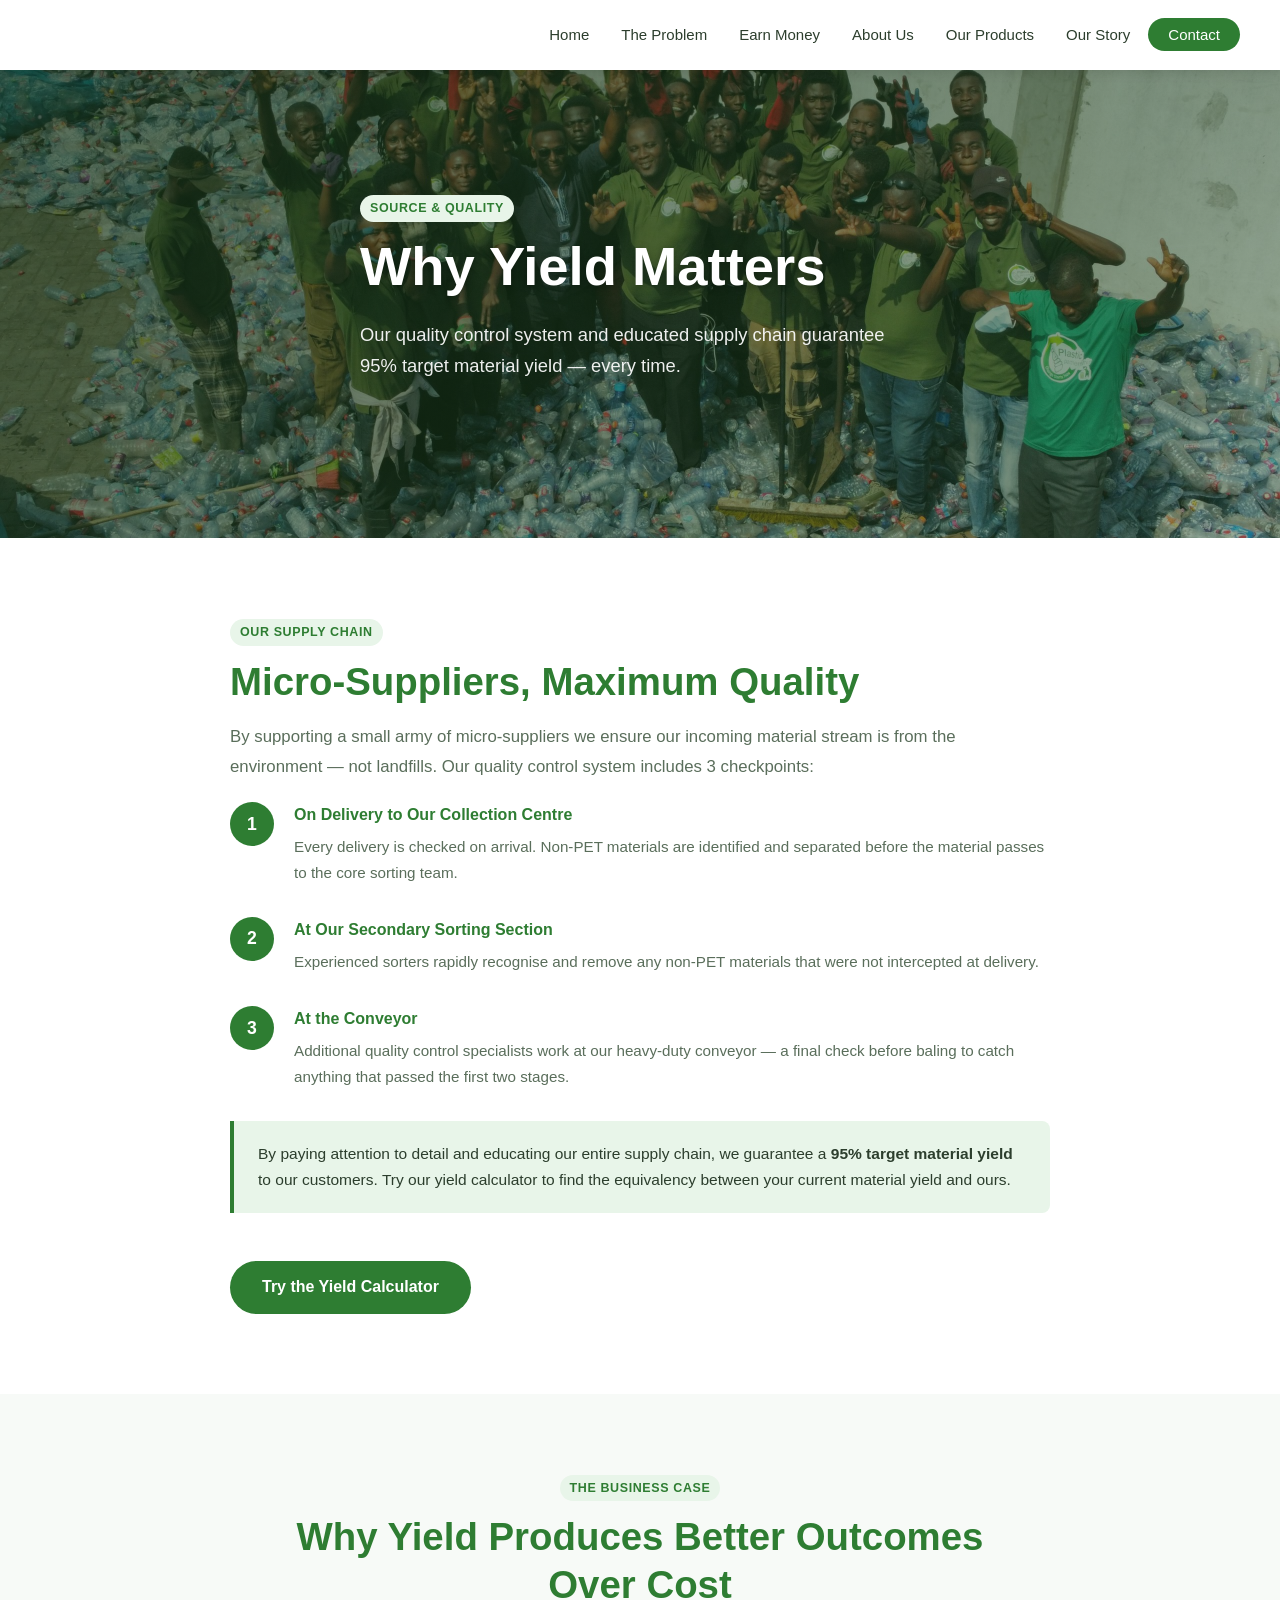
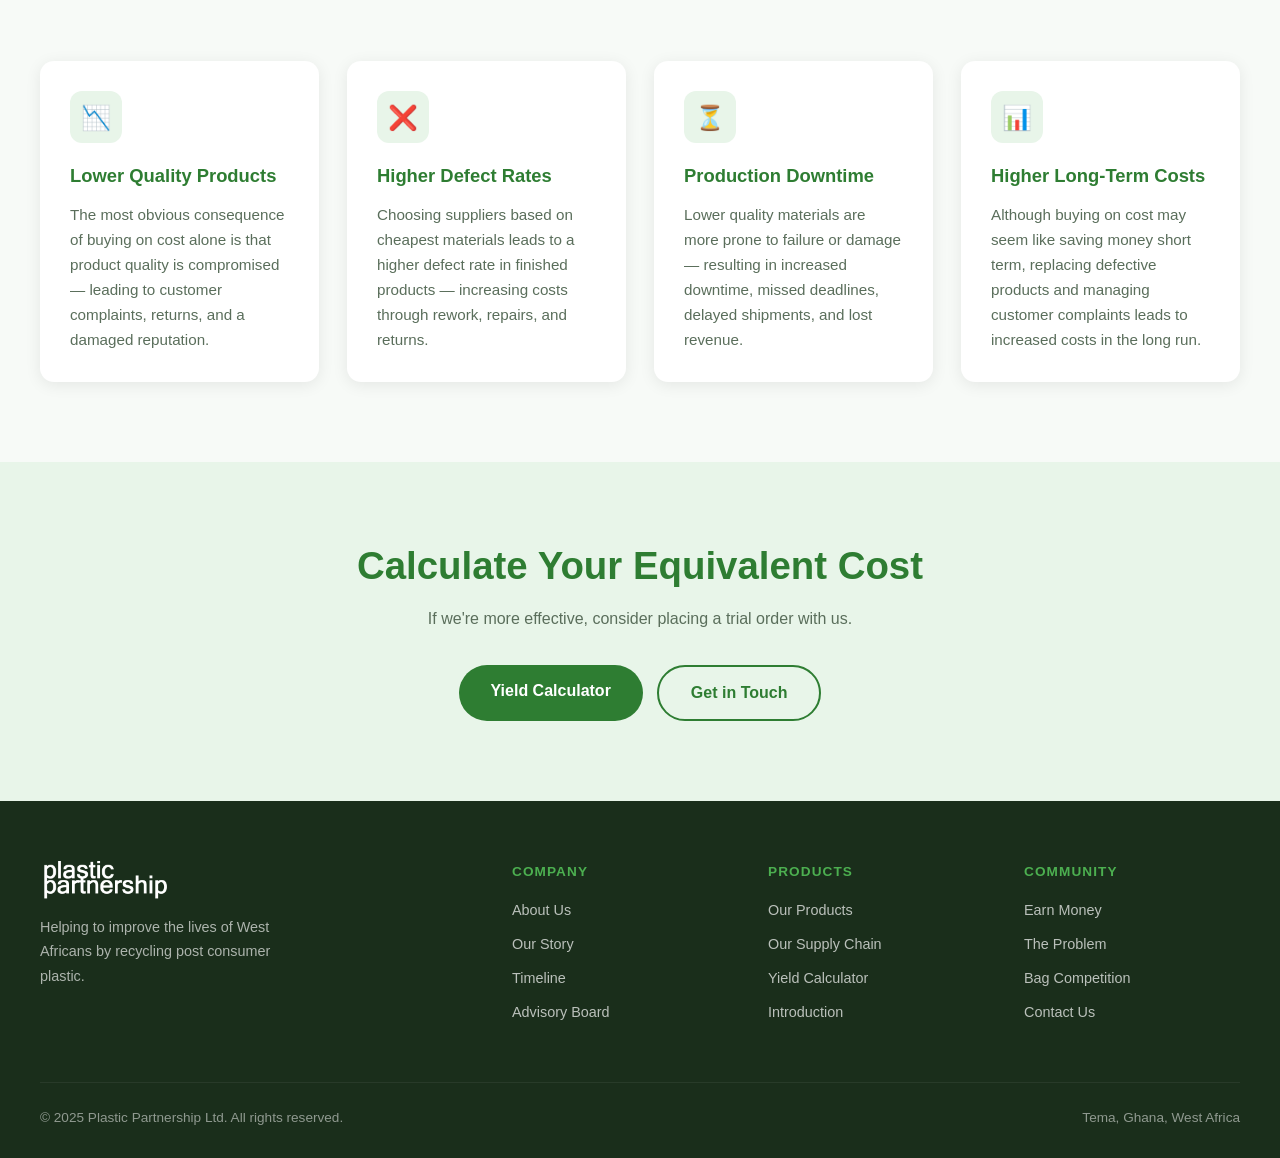
<file: suppliers.html>
<!DOCTYPE html>
<html lang="en">
<head>
<meta charset="UTF-8">
<meta name="viewport" content="width=device-width, initial-scale=1.0">
<title>Our Supply Chain – Plastic Partnership Ghana</title>
<meta name="description" content="Why yield matters. Our 3-checkpoint quality control system guarantees 95% target material yield.">
<link rel="stylesheet" href="style.css">
</head>
<body>
<nav>
  <div class="nav-inner">
    <a class="nav-logo" href="index.html"><img src="images/logo.png" alt="Plastic Partnership"></a>
    <ul class="nav-links">
      <li><a href="index.html">Home</a></li>
      <li><a href="plasticlifecycle.html">The Problem</a></li>
      <li><a href="jointhefight.html">Earn Money</a></li>
      <li><a href="about-us.html">About Us</a></li>
      <li><a href="our-products.html">Our Products</a></li>
      <li><a href="our-story.html">Our Story</a></li>
      <li><a href="letsconnect.html" class="nav-cta">Contact</a></li>
    </ul>
    <div class="nav-burger" id="navBurger"><span></span><span></span><span></span></div>
  </div>
  <div class="nav-mobile" id="navMobile">
    <a href="index.html">Home</a>
    <a href="plasticlifecycle.html">The Problem</a>
    <a href="jointhefight.html">Earn Money</a>
    <a href="about-us.html">About Us</a>
    <a href="our-products.html">Our Products</a>
    <a href="our-story.html">Our Story</a>
    <a href="timeline.html">Timeline</a>
    <a href="suppliers.html">Our Supply Chain</a>
    <a href="advisoryboard.html">Advisory Board</a>
    <a href="letsconnect.html">Contact</a>
  </div>
</nav>

<section class="hero hero-small" style="background-image:url('images/team-scaled.jpg')">
  <div class="hero-overlay"></div>
  <div class="hero-content">
    <div class="tag">Source &amp; Quality</div>
    <h1>Why Yield Matters</h1>
    <p>Our quality control system and educated supply chain guarantee 95% target material yield — every time.</p>
  </div>
</section>

<section class="section">
  <div class="container" style="max-width:820px;">
    <div class="tag">Our Supply Chain</div>
    <h2 class="section-title">Micro-Suppliers, Maximum Quality</h2>
    <p style="color:var(--muted);line-height:1.8;font-size:1.05rem;margin-bottom:20px;">By supporting a small army of micro-suppliers we ensure our incoming material stream is from the environment — not landfills. Our quality control system includes 3 checkpoints:</p>
    <div class="steps">
      <div class="step">
        <div class="step-num">1</div>
        <div class="step-body">
          <h4>On Delivery to Our Collection Centre</h4>
          <p>Every delivery is checked on arrival. Non-PET materials are identified and separated before the material passes to the core sorting team.</p>
        </div>
      </div>
      <div class="step">
        <div class="step-num">2</div>
        <div class="step-body">
          <h4>At Our Secondary Sorting Section</h4>
          <p>Experienced sorters rapidly recognise and remove any non-PET materials that were not intercepted at delivery.</p>
        </div>
      </div>
      <div class="step">
        <div class="step-num">3</div>
        <div class="step-body">
          <h4>At the Conveyor</h4>
          <p>Additional quality control specialists work at our heavy-duty conveyor — a final check before baling to catch anything that passed the first two stages.</p>
        </div>
      </div>
    </div>
    <div class="highlight-box mt-32">
      <p>By paying attention to detail and educating our entire supply chain, we guarantee a <strong>95% target material yield</strong> to our customers. Try our yield calculator to find the equivalency between your current material yield and ours.</p>
    </div>
    <a href="yieldmatters.html" class="btn btn-green mt-24">Try the Yield Calculator</a>
  </div>
</section>

<section class="section section-alt">
  <div class="container">
    <div class="text-center" style="max-width:700px;margin:0 auto 52px;">
      <div class="tag">The Business Case</div>
      <h2 class="section-title">Why Yield Produces Better Outcomes Over Cost</h2>
    </div>
    <div class="grid-auto">
      <div class="card">
        <div class="card-icon">📉</div>
        <h3>Lower Quality Products</h3>
        <p>The most obvious consequence of buying on cost alone is that product quality is compromised — leading to customer complaints, returns, and a damaged reputation.</p>
      </div>
      <div class="card">
        <div class="card-icon">❌</div>
        <h3>Higher Defect Rates</h3>
        <p>Choosing suppliers based on cheapest materials leads to a higher defect rate in finished products — increasing costs through rework, repairs, and returns.</p>
      </div>
      <div class="card">
        <div class="card-icon">⏳</div>
        <h3>Production Downtime</h3>
        <p>Lower quality materials are more prone to failure or damage — resulting in increased downtime, missed deadlines, delayed shipments, and lost revenue.</p>
      </div>
      <div class="card">
        <div class="card-icon">📊</div>
        <h3>Higher Long-Term Costs</h3>
        <p>Although buying on cost may seem like saving money short term, replacing defective products and managing customer complaints leads to increased costs in the long run.</p>
      </div>
    </div>
  </div>
</section>

<section class="section" style="background:var(--green3);">
  <div class="container text-center">
    <h2 class="section-title" style="max-width:600px;margin:0 auto 16px;">Calculate Your Equivalent Cost</h2>
    <p style="max-width:520px;margin:0 auto 32px;color:var(--muted);">If we're more effective, consider placing a trial order with us.</p>
    <div class="btn-group" style="justify-content:center;">
      <a href="yieldmatters.html" class="btn btn-green">Yield Calculator</a>
      <a href="letsconnect.html" class="btn btn-outline" style="color:var(--green);border-color:var(--green);">Get in Touch</a>
    </div>
  </div>
</section>

<footer>
  <div class="footer-inner">
    <div class="footer-grid">
      <div class="footer-brand">
        <img src="images/logo.png" alt="Plastic Partnership">
        <p>Helping to improve the lives of West Africans by recycling post consumer plastic.</p>
      </div>
      <div class="footer-col">
        <h4>Company</h4>
        <a href="about-us.html">About Us</a>
        <a href="our-story.html">Our Story</a>
        <a href="timeline.html">Timeline</a>
        <a href="advisoryboard.html">Advisory Board</a>
      </div>
      <div class="footer-col">
        <h4>Products</h4>
        <a href="our-products.html">Our Products</a>
        <a href="suppliers.html">Our Supply Chain</a>
        <a href="yieldmatters.html">Yield Calculator</a>
        <a href="introduction.html">Introduction</a>
      </div>
      <div class="footer-col">
        <h4>Community</h4>
        <a href="jointhefight.html">Earn Money</a>
        <a href="plasticlifecycle.html">The Problem</a>
        <a href="competition.html">Bag Competition</a>
        <a href="letsconnect.html">Contact Us</a>
      </div>
    </div>
    <div class="footer-bottom">
      <span>© 2025 Plastic Partnership Ltd. All rights reserved.</span>
      <span>Tema, Ghana, West Africa</span>
    </div>
  </div>
</footer>
<script src="main.js"></script>
</body>
</html>
</file>
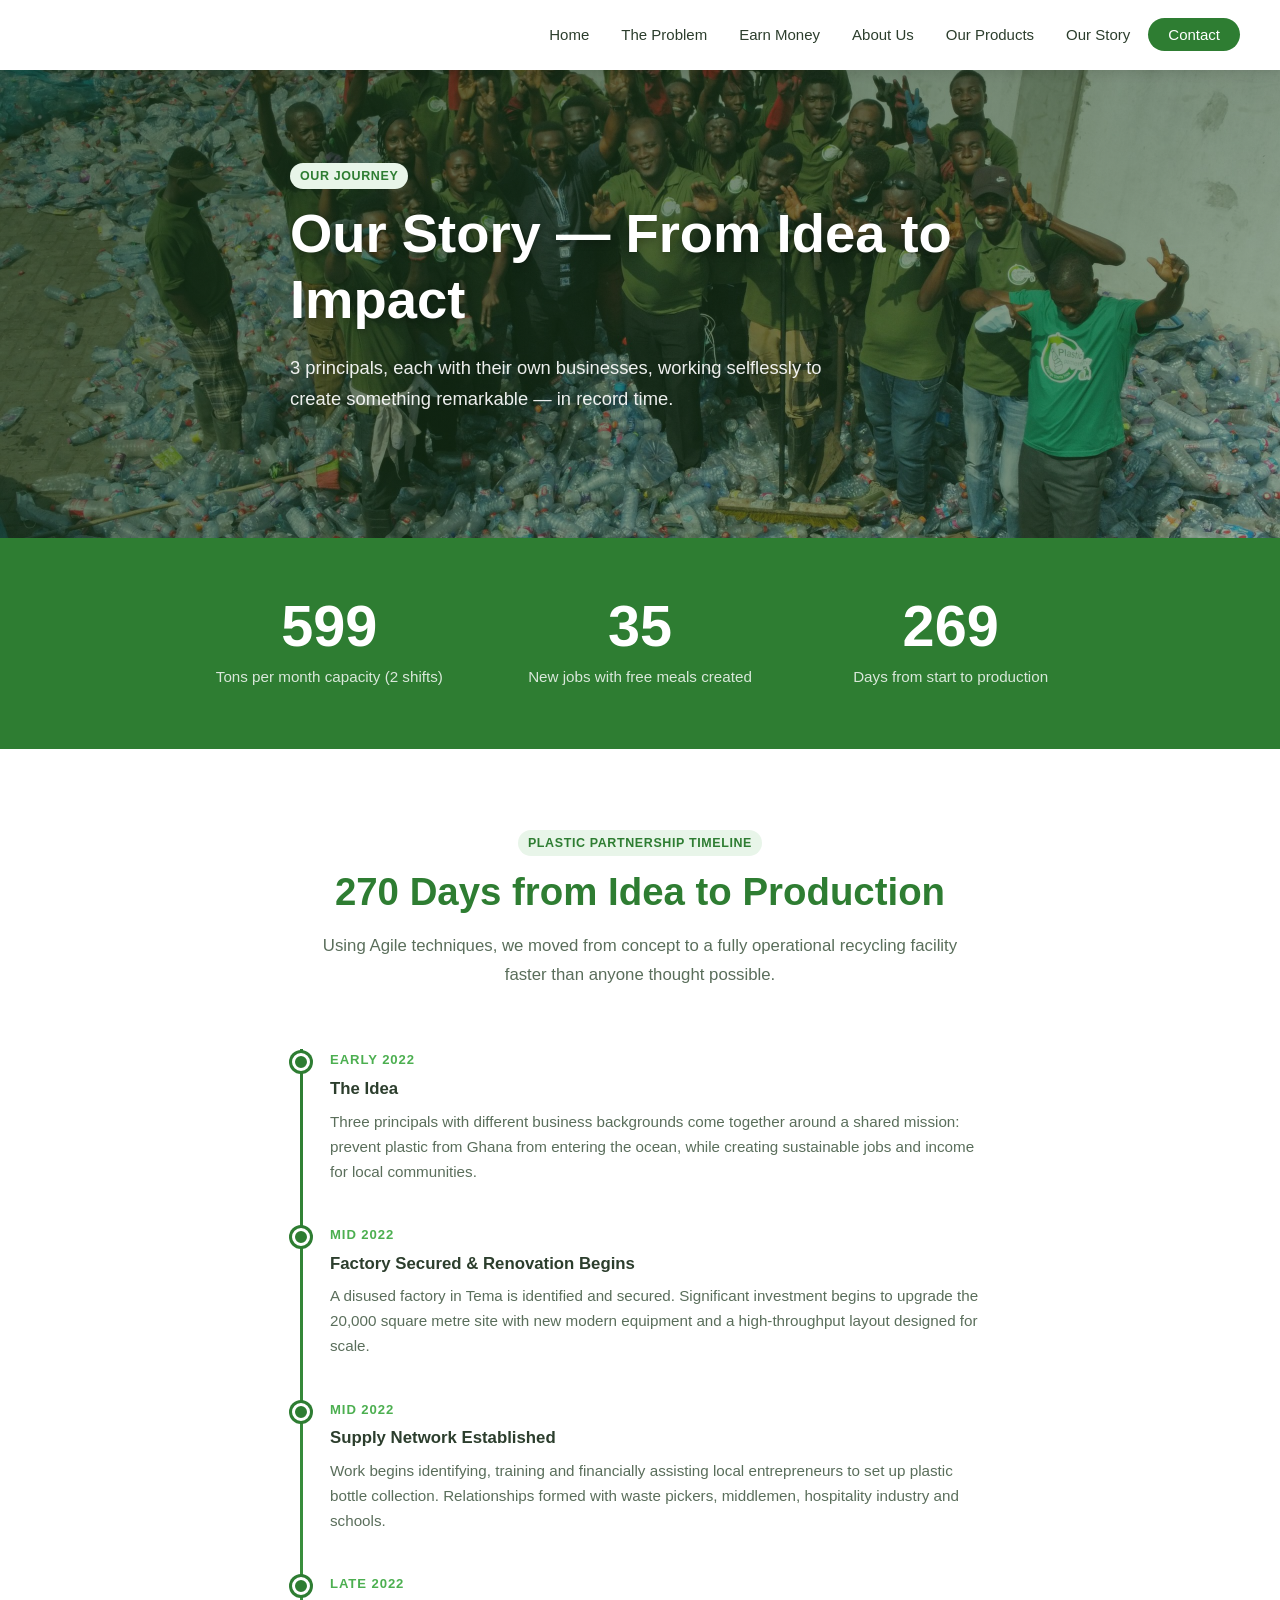
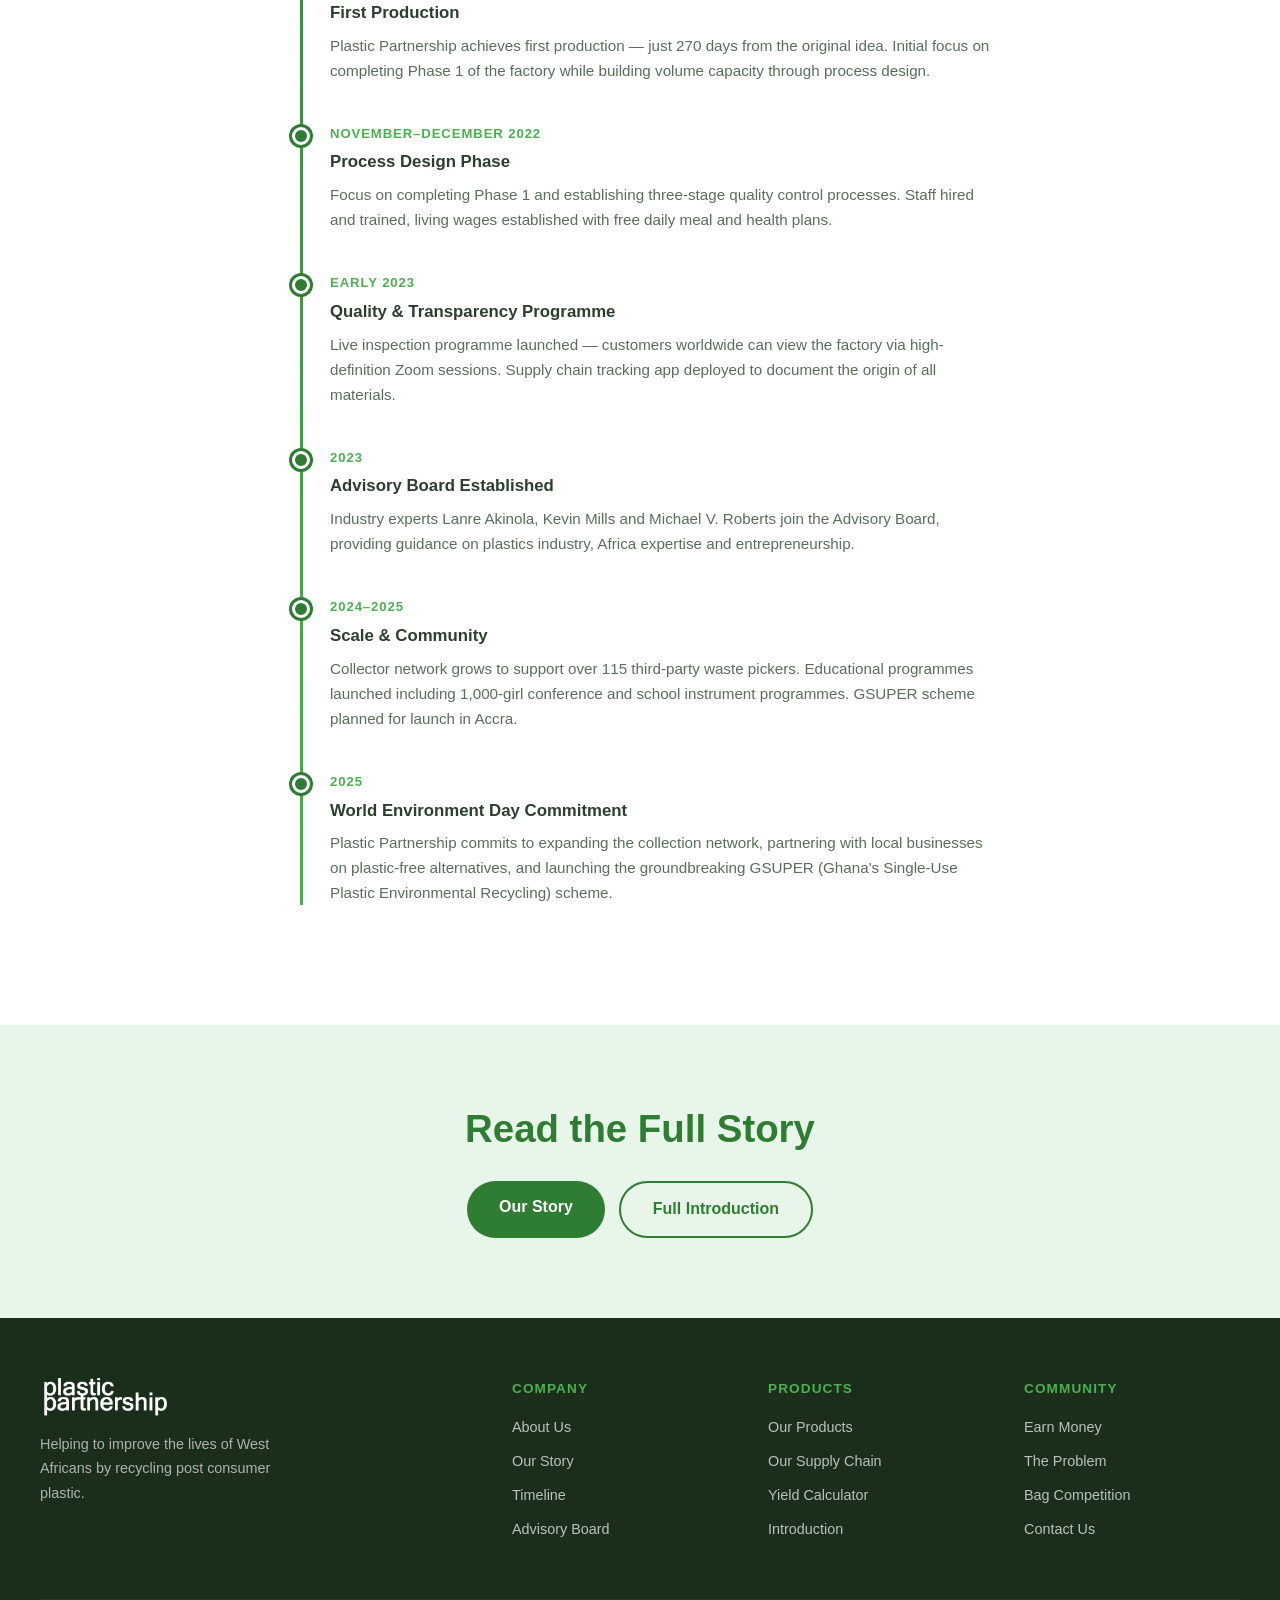
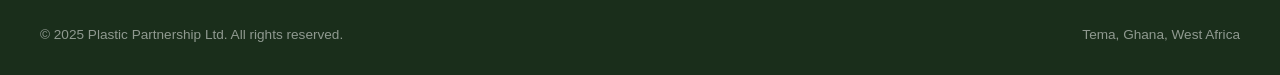
<file: timeline.html>
<!DOCTYPE html>
<html lang="en">
<head>
<meta charset="UTF-8">
<meta name="viewport" content="width=device-width, initial-scale=1.0">
<title>Our Timeline – Plastic Partnership Ghana</title>
<meta name="description" content="The story of how Plastic Partnership went from idea to full production in just 270 days.">
<link rel="stylesheet" href="style.css">
<style>
.timeline{position:relative;max-width:700px;margin:0 auto;padding:0 0 0 40px;}
.timeline::before{content:'';position:absolute;left:10px;top:0;bottom:0;width:3px;background:linear-gradient(to bottom,var(--green),var(--green2));}
.tl-item{position:relative;margin-bottom:40px;}
.tl-dot{position:absolute;left:-38px;top:4px;width:18px;height:18px;background:var(--green);border-radius:50%;border:3px solid var(--white);box-shadow:0 0 0 3px var(--green);}
.tl-date{font-size:.82rem;font-weight:700;text-transform:uppercase;letter-spacing:.07em;color:var(--green2);margin-bottom:4px;}
.tl-title{font-size:1.05rem;font-weight:700;color:var(--text);margin-bottom:6px;}
.tl-body{font-size:.95rem;color:var(--muted);line-height:1.65;}
</style>
</head>
<body>
<nav>
  <div class="nav-inner">
    <a class="nav-logo" href="index.html"><img src="images/logo.png" alt="Plastic Partnership"></a>
    <ul class="nav-links">
      <li><a href="index.html">Home</a></li>
      <li><a href="plasticlifecycle.html">The Problem</a></li>
      <li><a href="jointhefight.html">Earn Money</a></li>
      <li><a href="about-us.html">About Us</a></li>
      <li><a href="our-products.html">Our Products</a></li>
      <li><a href="our-story.html">Our Story</a></li>
      <li><a href="letsconnect.html" class="nav-cta">Contact</a></li>
    </ul>
    <div class="nav-burger" id="navBurger"><span></span><span></span><span></span></div>
  </div>
  <div class="nav-mobile" id="navMobile">
    <a href="index.html">Home</a>
    <a href="plasticlifecycle.html">The Problem</a>
    <a href="jointhefight.html">Earn Money</a>
    <a href="about-us.html">About Us</a>
    <a href="our-products.html">Our Products</a>
    <a href="our-story.html">Our Story</a>
    <a href="timeline.html">Timeline</a>
    <a href="suppliers.html">Our Supply Chain</a>
    <a href="advisoryboard.html">Advisory Board</a>
    <a href="letsconnect.html">Contact</a>
  </div>
</nav>

<section class="hero hero-small" style="background-image:url('images/team-scaled.jpg')">
  <div class="hero-overlay"></div>
  <div class="hero-content">
    <div class="tag">Our Journey</div>
    <h1>Our Story — From Idea to Impact</h1>
    <p>3 principals, each with their own businesses, working selflessly to create something remarkable — in record time.</p>
  </div>
</section>

<div class="stats-band">
  <div class="stats-inner">
    <div>
      <div class="stat-num" data-counter="600">0</div>
      <div class="stat-label">Tons per month capacity (2 shifts)</div>
    </div>
    <div>
      <div class="stat-num" data-counter="35">0</div>
      <div class="stat-label">New jobs with free meals created</div>
    </div>
    <div>
      <div class="stat-num" data-counter="270">0</div>
      <div class="stat-label">Days from start to production</div>
    </div>
  </div>
</div>

<section class="section">
  <div class="container">
    <div class="text-center" style="max-width:640px;margin:0 auto 60px;">
      <div class="tag">Plastic Partnership Timeline</div>
      <h2 class="section-title">270 Days from Idea to Production</h2>
      <p class="section-sub" style="margin:0 auto;">Using Agile techniques, we moved from concept to a fully operational recycling facility faster than anyone thought possible.</p>
    </div>

    <div class="timeline">
      <div class="tl-item">
        <div class="tl-dot"></div>
        <div class="tl-date">Early 2022</div>
        <div class="tl-title">The Idea</div>
        <div class="tl-body">Three principals with different business backgrounds come together around a shared mission: prevent plastic from Ghana from entering the ocean, while creating sustainable jobs and income for local communities.</div>
      </div>
      <div class="tl-item">
        <div class="tl-dot"></div>
        <div class="tl-date">Mid 2022</div>
        <div class="tl-title">Factory Secured &amp; Renovation Begins</div>
        <div class="tl-body">A disused factory in Tema is identified and secured. Significant investment begins to upgrade the 20,000 square metre site with new modern equipment and a high-throughput layout designed for scale.</div>
      </div>
      <div class="tl-item">
        <div class="tl-dot"></div>
        <div class="tl-date">Mid 2022</div>
        <div class="tl-title">Supply Network Established</div>
        <div class="tl-body">Work begins identifying, training and financially assisting local entrepreneurs to set up plastic bottle collection. Relationships formed with waste pickers, middlemen, hospitality industry and schools.</div>
      </div>
      <div class="tl-item">
        <div class="tl-dot"></div>
        <div class="tl-date">Late 2022</div>
        <div class="tl-title">First Production</div>
        <div class="tl-body">Plastic Partnership achieves first production — just 270 days from the original idea. Initial focus on completing Phase 1 of the factory while building volume capacity through process design.</div>
      </div>
      <div class="tl-item">
        <div class="tl-dot"></div>
        <div class="tl-date">November–December 2022</div>
        <div class="tl-title">Process Design Phase</div>
        <div class="tl-body">Focus on completing Phase 1 and establishing three-stage quality control processes. Staff hired and trained, living wages established with free daily meal and health plans.</div>
      </div>
      <div class="tl-item">
        <div class="tl-dot"></div>
        <div class="tl-date">Early 2023</div>
        <div class="tl-title">Quality &amp; Transparency Programme</div>
        <div class="tl-body">Live inspection programme launched — customers worldwide can view the factory via high-definition Zoom sessions. Supply chain tracking app deployed to document the origin of all materials.</div>
      </div>
      <div class="tl-item">
        <div class="tl-dot"></div>
        <div class="tl-date">2023</div>
        <div class="tl-title">Advisory Board Established</div>
        <div class="tl-body">Industry experts Lanre Akinola, Kevin Mills and Michael V. Roberts join the Advisory Board, providing guidance on plastics industry, Africa expertise and entrepreneurship.</div>
      </div>
      <div class="tl-item">
        <div class="tl-dot"></div>
        <div class="tl-date">2024–2025</div>
        <div class="tl-title">Scale &amp; Community</div>
        <div class="tl-body">Collector network grows to support over 115 third-party waste pickers. Educational programmes launched including 1,000-girl conference and school instrument programmes. GSUPER scheme planned for launch in Accra.</div>
      </div>
      <div class="tl-item">
        <div class="tl-dot"></div>
        <div class="tl-date">2025</div>
        <div class="tl-title">World Environment Day Commitment</div>
        <div class="tl-body">Plastic Partnership commits to expanding the collection network, partnering with local businesses on plastic-free alternatives, and launching the groundbreaking GSUPER (Ghana's Single-Use Plastic Environmental Recycling) scheme.</div>
      </div>
    </div>
  </div>
</section>

<section class="section" style="background:var(--green3);">
  <div class="container text-center">
    <h2 class="section-title" style="max-width:600px;margin:0 auto 16px;">Read the Full Story</h2>
    <div class="btn-group" style="justify-content:center;margin-top:28px;">
      <a href="our-story.html" class="btn btn-green">Our Story</a>
      <a href="introduction.html" class="btn btn-outline" style="color:var(--green);border-color:var(--green);">Full Introduction</a>
    </div>
  </div>
</section>

<footer>
  <div class="footer-inner">
    <div class="footer-grid">
      <div class="footer-brand">
        <img src="images/logo.png" alt="Plastic Partnership">
        <p>Helping to improve the lives of West Africans by recycling post consumer plastic.</p>
      </div>
      <div class="footer-col">
        <h4>Company</h4>
        <a href="about-us.html">About Us</a>
        <a href="our-story.html">Our Story</a>
        <a href="timeline.html">Timeline</a>
        <a href="advisoryboard.html">Advisory Board</a>
      </div>
      <div class="footer-col">
        <h4>Products</h4>
        <a href="our-products.html">Our Products</a>
        <a href="suppliers.html">Our Supply Chain</a>
        <a href="yieldmatters.html">Yield Calculator</a>
        <a href="introduction.html">Introduction</a>
      </div>
      <div class="footer-col">
        <h4>Community</h4>
        <a href="jointhefight.html">Earn Money</a>
        <a href="plasticlifecycle.html">The Problem</a>
        <a href="competition.html">Bag Competition</a>
        <a href="letsconnect.html">Contact Us</a>
      </div>
    </div>
    <div class="footer-bottom">
      <span>© 2025 Plastic Partnership Ltd. All rights reserved.</span>
      <span>Tema, Ghana, West Africa</span>
    </div>
  </div>
</footer>
<script src="main.js"></script>
</body>
</html>
</file>
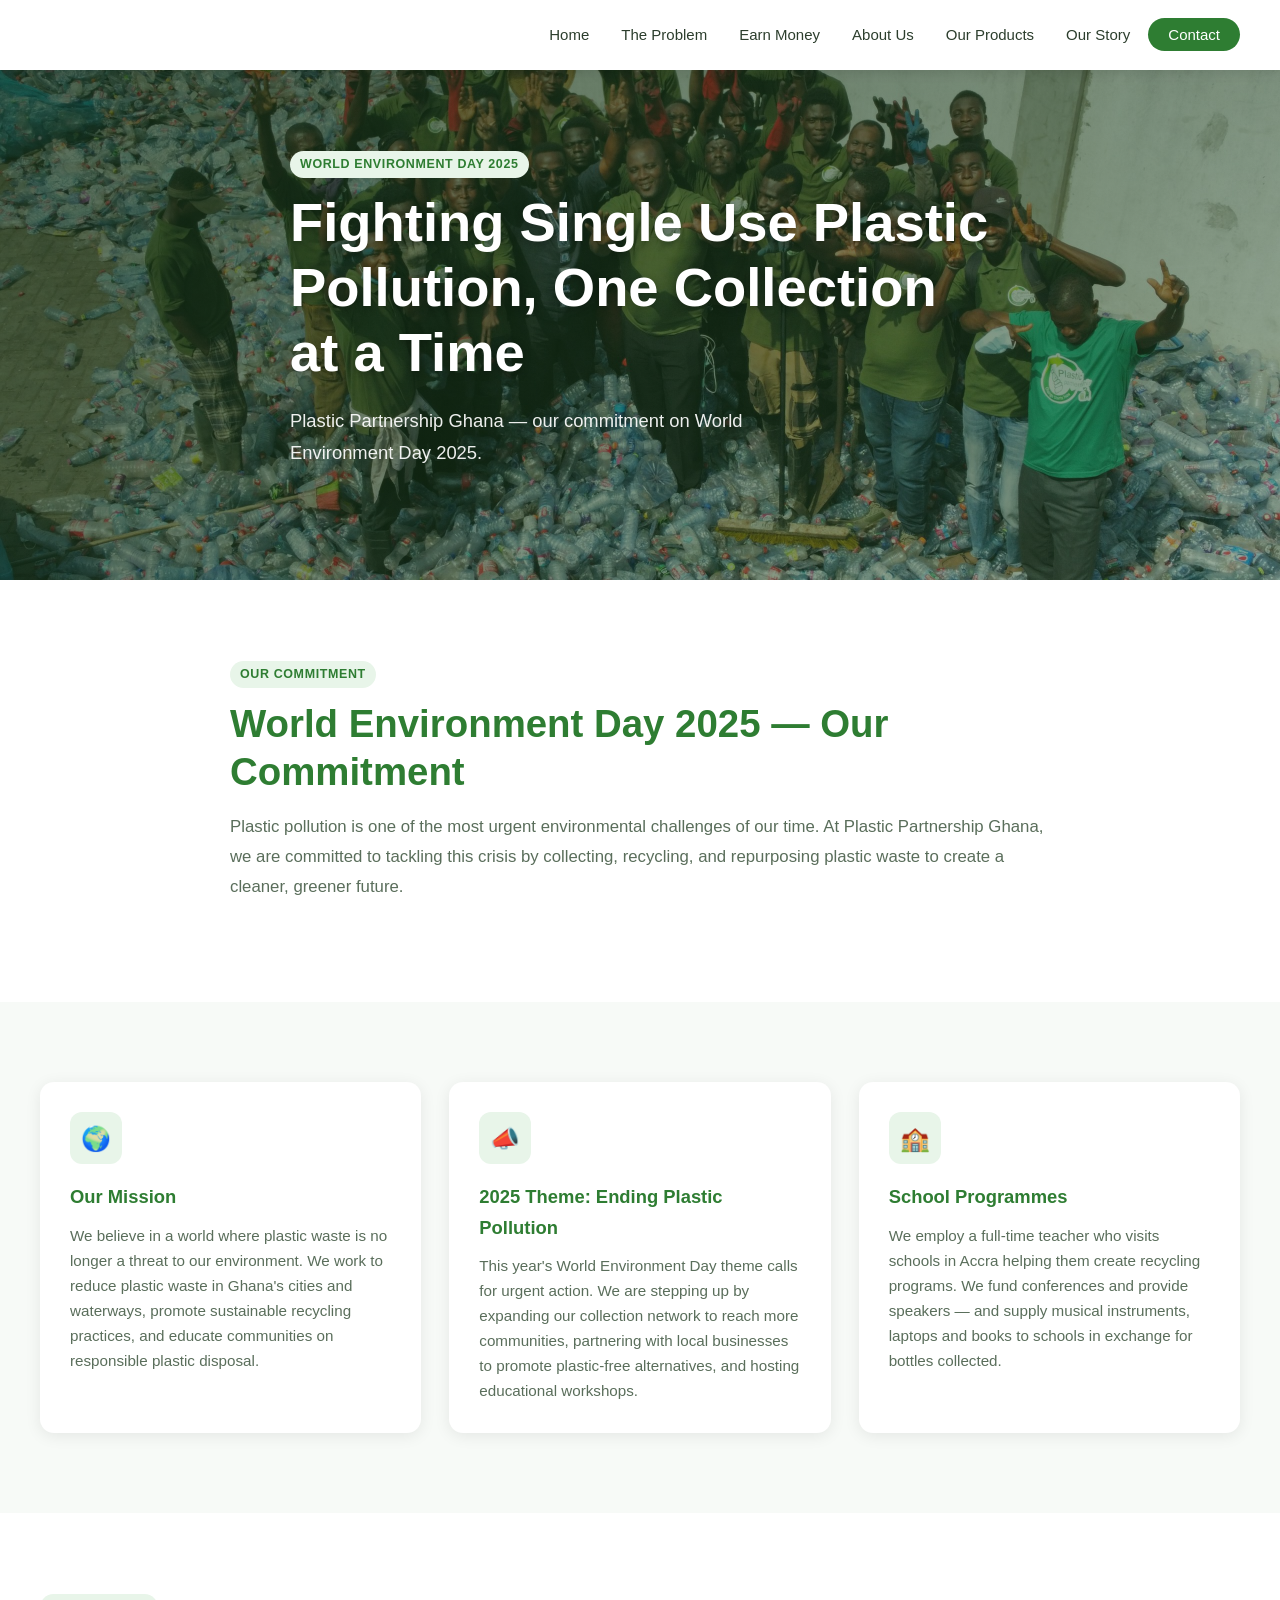
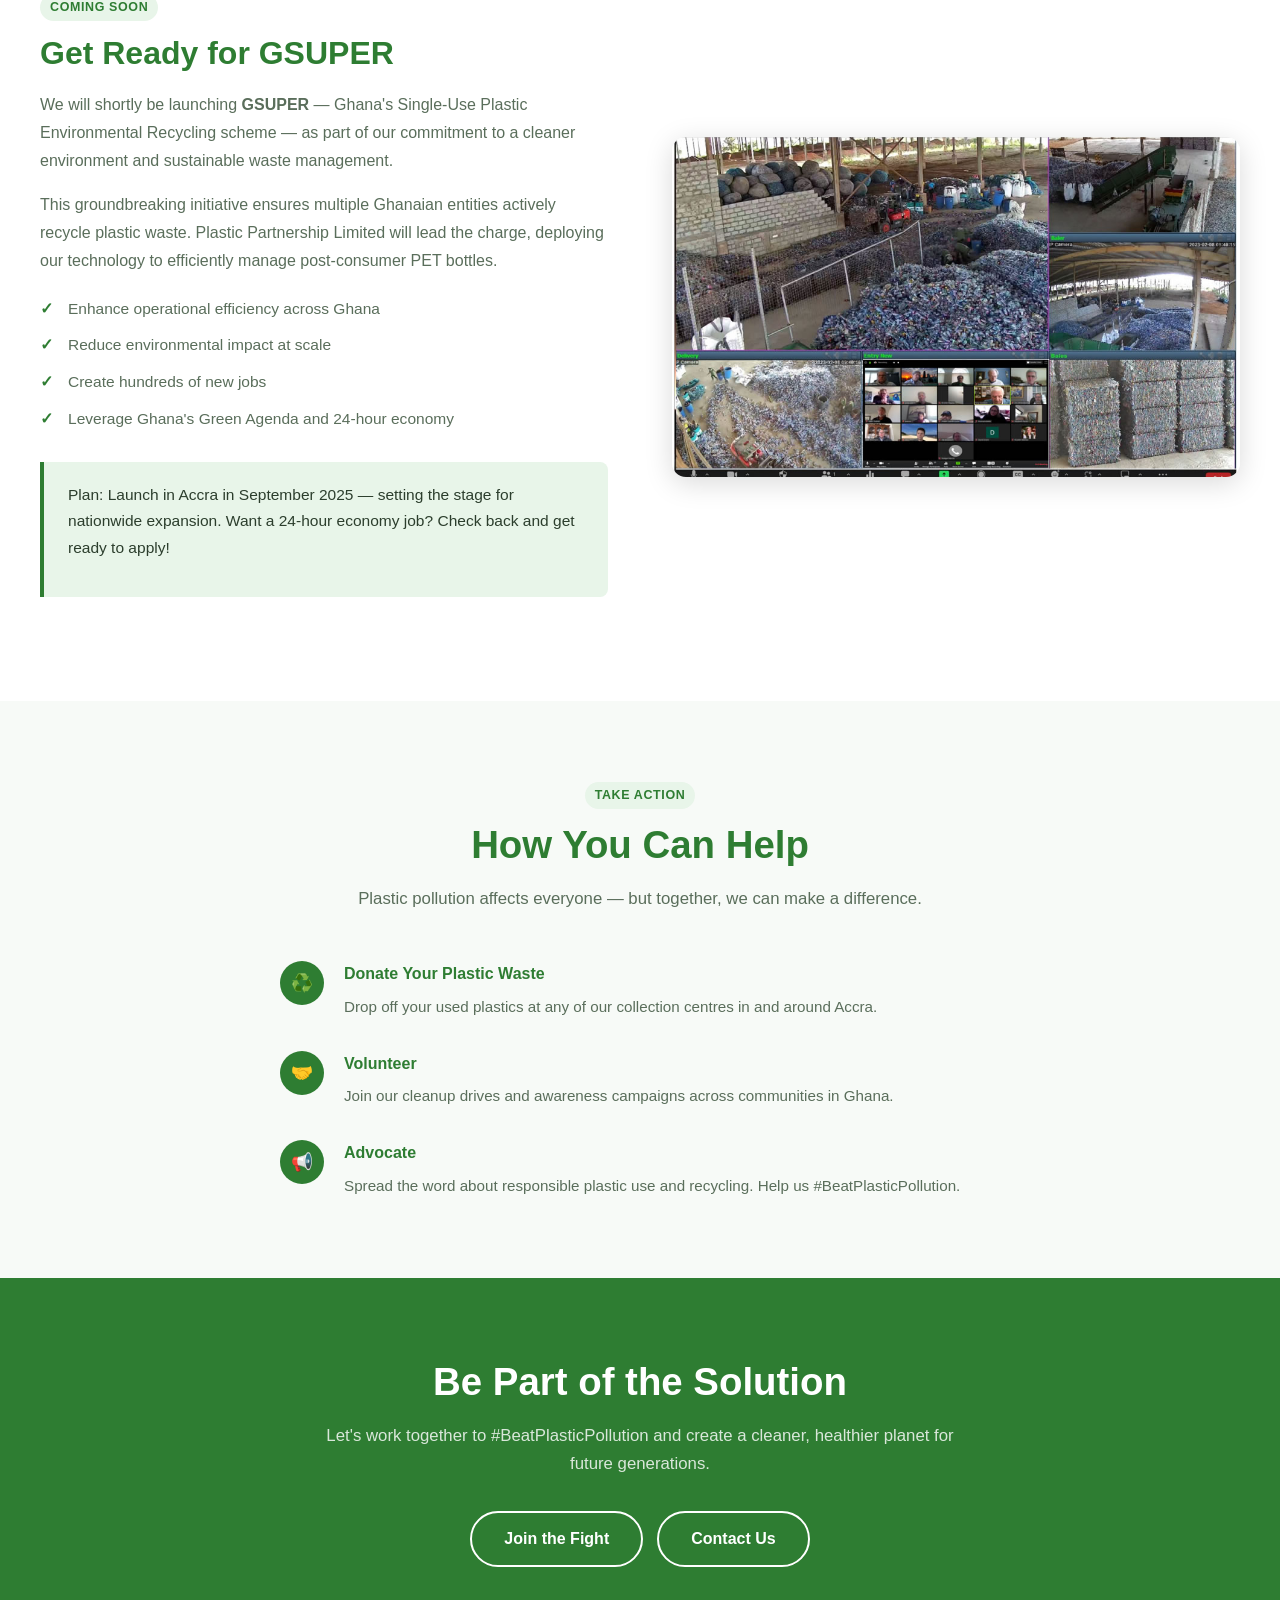
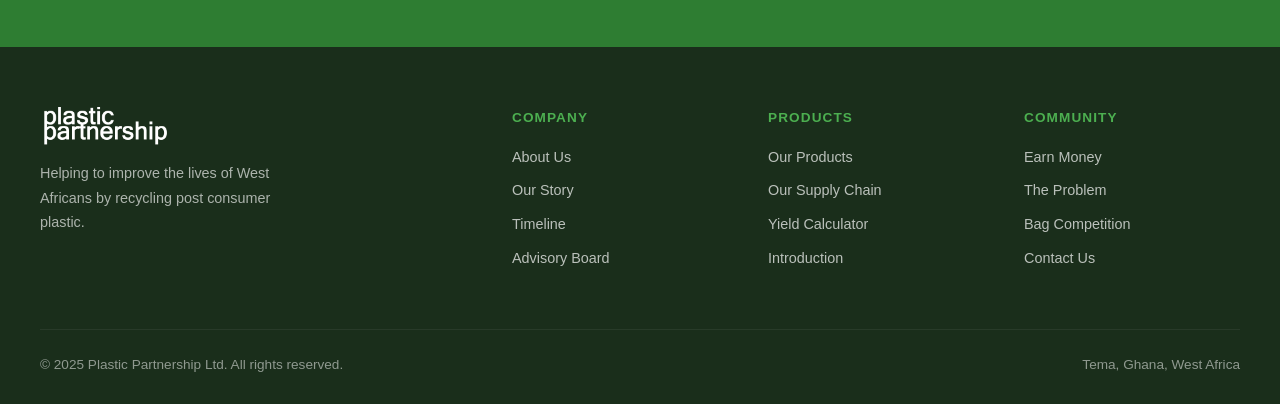
<file: world-environment-day-2025.html>
<!DOCTYPE html>
<html lang="en">
<head>
<meta charset="UTF-8">
<meta name="viewport" content="width=device-width, initial-scale=1.0">
<title>World Environment Day 2025 – Plastic Partnership Ghana</title>
<meta name="description" content="Plastic Partnership's commitment on World Environment Day 2025 — fighting single-use plastic pollution, one collection at a time.">
<link rel="stylesheet" href="style.css">
</head>
<body>
<nav>
  <div class="nav-inner">
    <a class="nav-logo" href="index.html"><img src="images/logo.png" alt="Plastic Partnership"></a>
    <ul class="nav-links">
      <li><a href="index.html">Home</a></li>
      <li><a href="plasticlifecycle.html">The Problem</a></li>
      <li><a href="jointhefight.html">Earn Money</a></li>
      <li><a href="about-us.html">About Us</a></li>
      <li><a href="our-products.html">Our Products</a></li>
      <li><a href="our-story.html">Our Story</a></li>
      <li><a href="letsconnect.html" class="nav-cta">Contact</a></li>
    </ul>
    <div class="nav-burger" id="navBurger"><span></span><span></span><span></span></div>
  </div>
  <div class="nav-mobile" id="navMobile">
    <a href="index.html">Home</a>
    <a href="plasticlifecycle.html">The Problem</a>
    <a href="jointhefight.html">Earn Money</a>
    <a href="about-us.html">About Us</a>
    <a href="our-products.html">Our Products</a>
    <a href="our-story.html">Our Story</a>
    <a href="timeline.html">Timeline</a>
    <a href="suppliers.html">Our Supply Chain</a>
    <a href="advisoryboard.html">Advisory Board</a>
    <a href="letsconnect.html">Contact</a>
  </div>
</nav>

<section class="hero hero-small" style="background-image:url('images/team-scaled.jpg')">
  <div class="hero-overlay"></div>
  <div class="hero-content">
    <div class="tag">World Environment Day 2025</div>
    <h1>Fighting Single Use Plastic Pollution, One Collection at a Time</h1>
    <p>Plastic Partnership Ghana — our commitment on World Environment Day 2025.</p>
  </div>
</section>

<section class="section">
  <div class="container" style="max-width:820px;">
    <div class="tag">Our Commitment</div>
    <h2 class="section-title">World Environment Day 2025 — Our Commitment</h2>
    <p style="color:var(--muted);line-height:1.8;font-size:1.05rem;margin-bottom:20px;">Plastic pollution is one of the most urgent environmental challenges of our time. At Plastic Partnership Ghana, we are committed to tackling this crisis by collecting, recycling, and repurposing plastic waste to create a cleaner, greener future.</p>
  </div>
</section>

<section class="section section-alt">
  <div class="container">
    <div class="grid-3">
      <div class="card">
        <div class="card-icon">🌍</div>
        <h3>Our Mission</h3>
        <p>We believe in a world where plastic waste is no longer a threat to our environment. We work to reduce plastic waste in Ghana's cities and waterways, promote sustainable recycling practices, and educate communities on responsible plastic disposal.</p>
      </div>
      <div class="card">
        <div class="card-icon">📣</div>
        <h3>2025 Theme: Ending Plastic Pollution</h3>
        <p>This year's World Environment Day theme calls for urgent action. We are stepping up by expanding our collection network to reach more communities, partnering with local businesses to promote plastic-free alternatives, and hosting educational workshops.</p>
      </div>
      <div class="card">
        <div class="card-icon">🏫</div>
        <h3>School Programmes</h3>
        <p>We employ a full-time teacher who visits schools in Accra helping them create recycling programs. We fund conferences and provide speakers — and supply musical instruments, laptops and books to schools in exchange for bottles collected.</p>
      </div>
    </div>
  </div>
</section>

<section class="section">
  <div class="container">
    <div class="split">
      <div class="split-text">
        <div class="tag">Coming Soon</div>
        <h2>Get Ready for GSUPER</h2>
        <p>We will shortly be launching <strong>GSUPER</strong> — Ghana's Single-Use Plastic Environmental Recycling scheme — as part of our commitment to a cleaner environment and sustainable waste management.</p>
        <p>This groundbreaking initiative ensures multiple Ghanaian entities actively recycle plastic waste. Plastic Partnership Limited will lead the charge, deploying our technology to efficiently manage post-consumer PET bottles.</p>
        <ul class="check-list mt-16">
          <li>Enhance operational efficiency across Ghana</li>
          <li>Reduce environmental impact at scale</li>
          <li>Create hundreds of new jobs</li>
          <li>Leverage Ghana's Green Agenda and 24-hour economy</li>
        </ul>
        <div class="highlight-box mt-24">
          <p>Plan: Launch in Accra in September 2025 — setting the stage for nationwide expansion. Want a 24-hour economy job? Check back and get ready to apply!</p>
        </div>
      </div>
      <div class="split-img">
        <img src="images/zoom-inspection.jpg" alt="Plastic Partnership operations">
      </div>
    </div>
  </div>
</section>

<section class="section section-alt">
  <div class="container" style="max-width:720px;">
    <div class="text-center" style="margin-bottom:48px;">
      <div class="tag">Take Action</div>
      <h2 class="section-title">How You Can Help</h2>
      <p class="section-sub" style="margin:0 auto;">Plastic pollution affects everyone — but together, we can make a difference.</p>
    </div>
    <div class="steps">
      <div class="step">
        <div class="step-num">♻️</div>
        <div class="step-body">
          <h4>Donate Your Plastic Waste</h4>
          <p>Drop off your used plastics at any of our collection centres in and around Accra.</p>
        </div>
      </div>
      <div class="step">
        <div class="step-num">🤝</div>
        <div class="step-body">
          <h4>Volunteer</h4>
          <p>Join our cleanup drives and awareness campaigns across communities in Ghana.</p>
        </div>
      </div>
      <div class="step">
        <div class="step-num">📢</div>
        <div class="step-body">
          <h4>Advocate</h4>
          <p>Spread the word about responsible plastic use and recycling. Help us #BeatPlasticPollution.</p>
        </div>
      </div>
    </div>
  </div>
</section>

<section class="section section-green">
  <div class="container text-center">
    <h2 class="section-title white" style="max-width:600px;margin:0 auto 16px;">Be Part of the Solution</h2>
    <p class="section-sub white" style="margin:0 auto 32px;">Let's work together to #BeatPlasticPollution and create a cleaner, healthier planet for future generations.</p>
    <div class="btn-group" style="justify-content:center;">
      <a href="jointhefight.html" class="btn btn-outline">Join the Fight</a>
      <a href="letsconnect.html" class="btn btn-outline">Contact Us</a>
    </div>
  </div>
</section>

<footer>
  <div class="footer-inner">
    <div class="footer-grid">
      <div class="footer-brand">
        <img src="images/logo.png" alt="Plastic Partnership">
        <p>Helping to improve the lives of West Africans by recycling post consumer plastic.</p>
      </div>
      <div class="footer-col">
        <h4>Company</h4>
        <a href="about-us.html">About Us</a>
        <a href="our-story.html">Our Story</a>
        <a href="timeline.html">Timeline</a>
        <a href="advisoryboard.html">Advisory Board</a>
      </div>
      <div class="footer-col">
        <h4>Products</h4>
        <a href="our-products.html">Our Products</a>
        <a href="suppliers.html">Our Supply Chain</a>
        <a href="yieldmatters.html">Yield Calculator</a>
        <a href="introduction.html">Introduction</a>
      </div>
      <div class="footer-col">
        <h4>Community</h4>
        <a href="jointhefight.html">Earn Money</a>
        <a href="plasticlifecycle.html">The Problem</a>
        <a href="competition.html">Bag Competition</a>
        <a href="letsconnect.html">Contact Us</a>
      </div>
    </div>
    <div class="footer-bottom">
      <span>© 2025 Plastic Partnership Ltd. All rights reserved.</span>
      <span>Tema, Ghana, West Africa</span>
    </div>
  </div>
</footer>
<script src="main.js"></script>
</body>
</html>
</file>
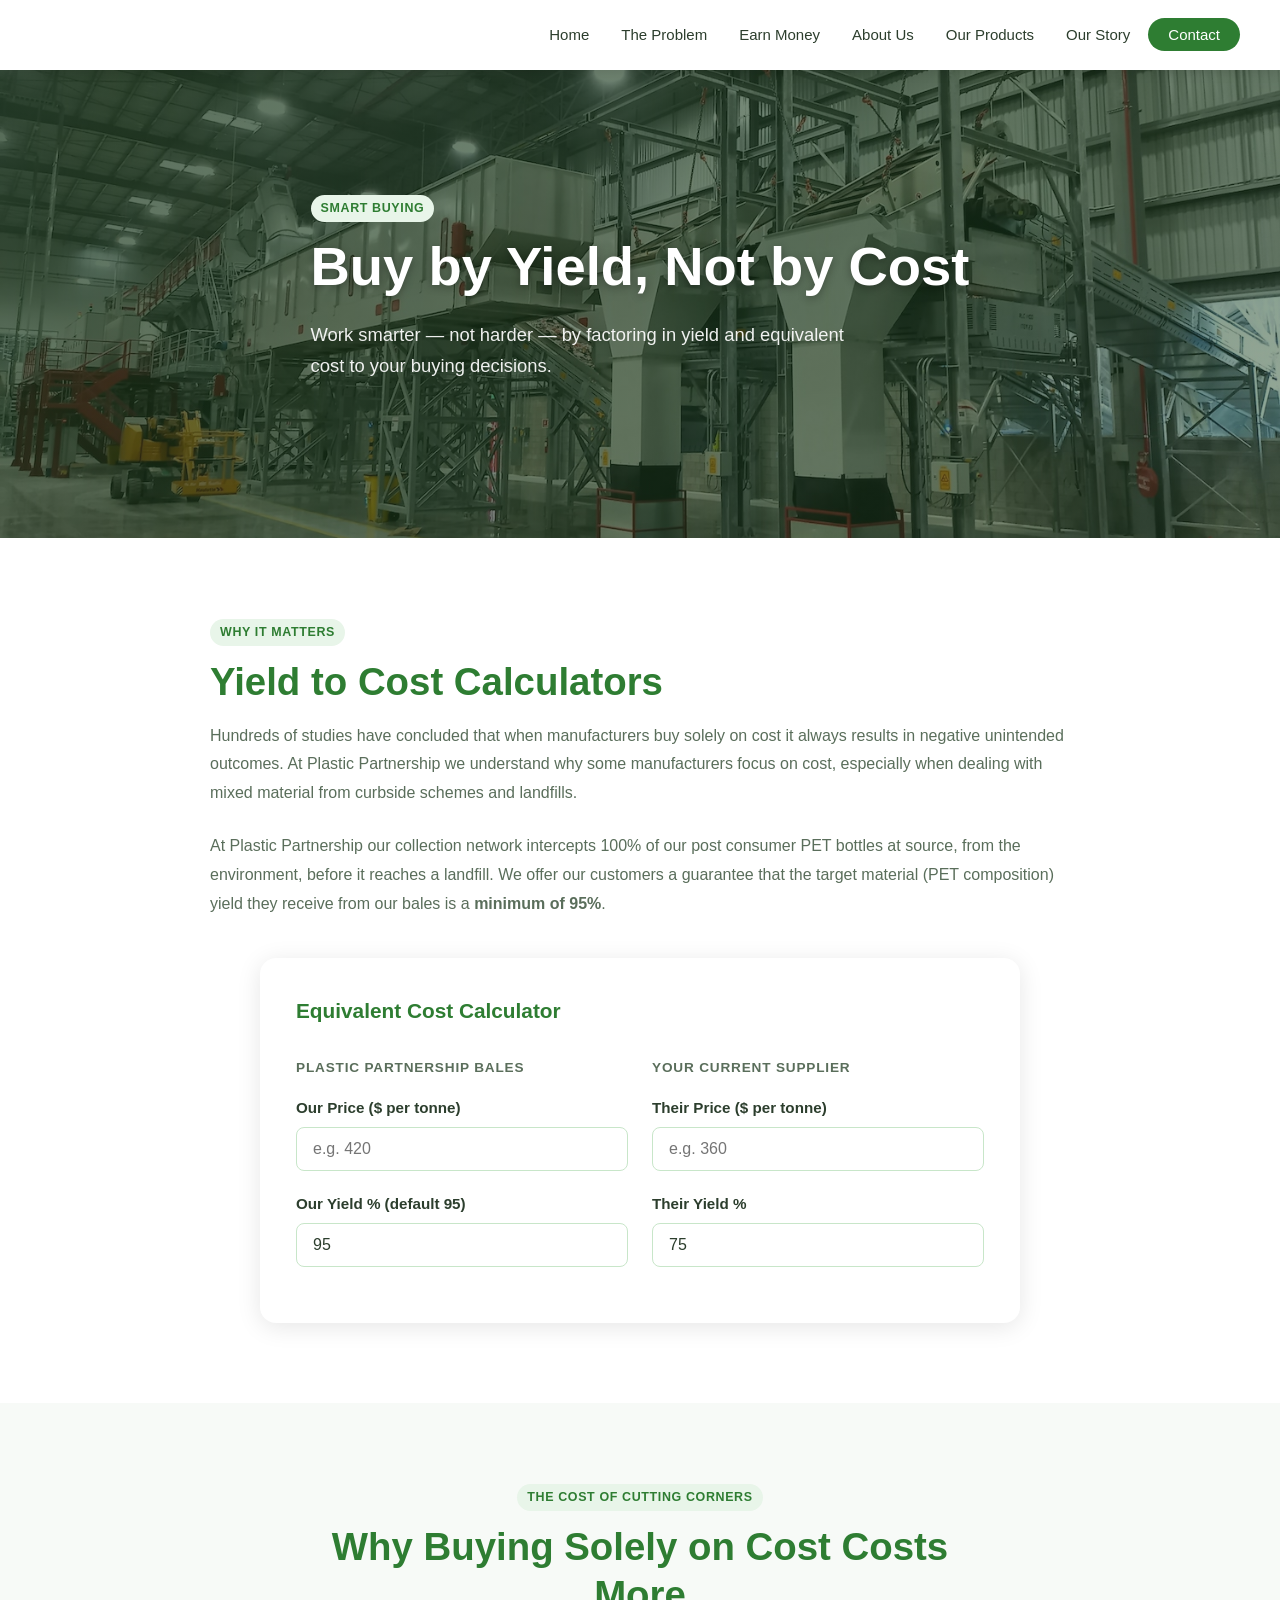
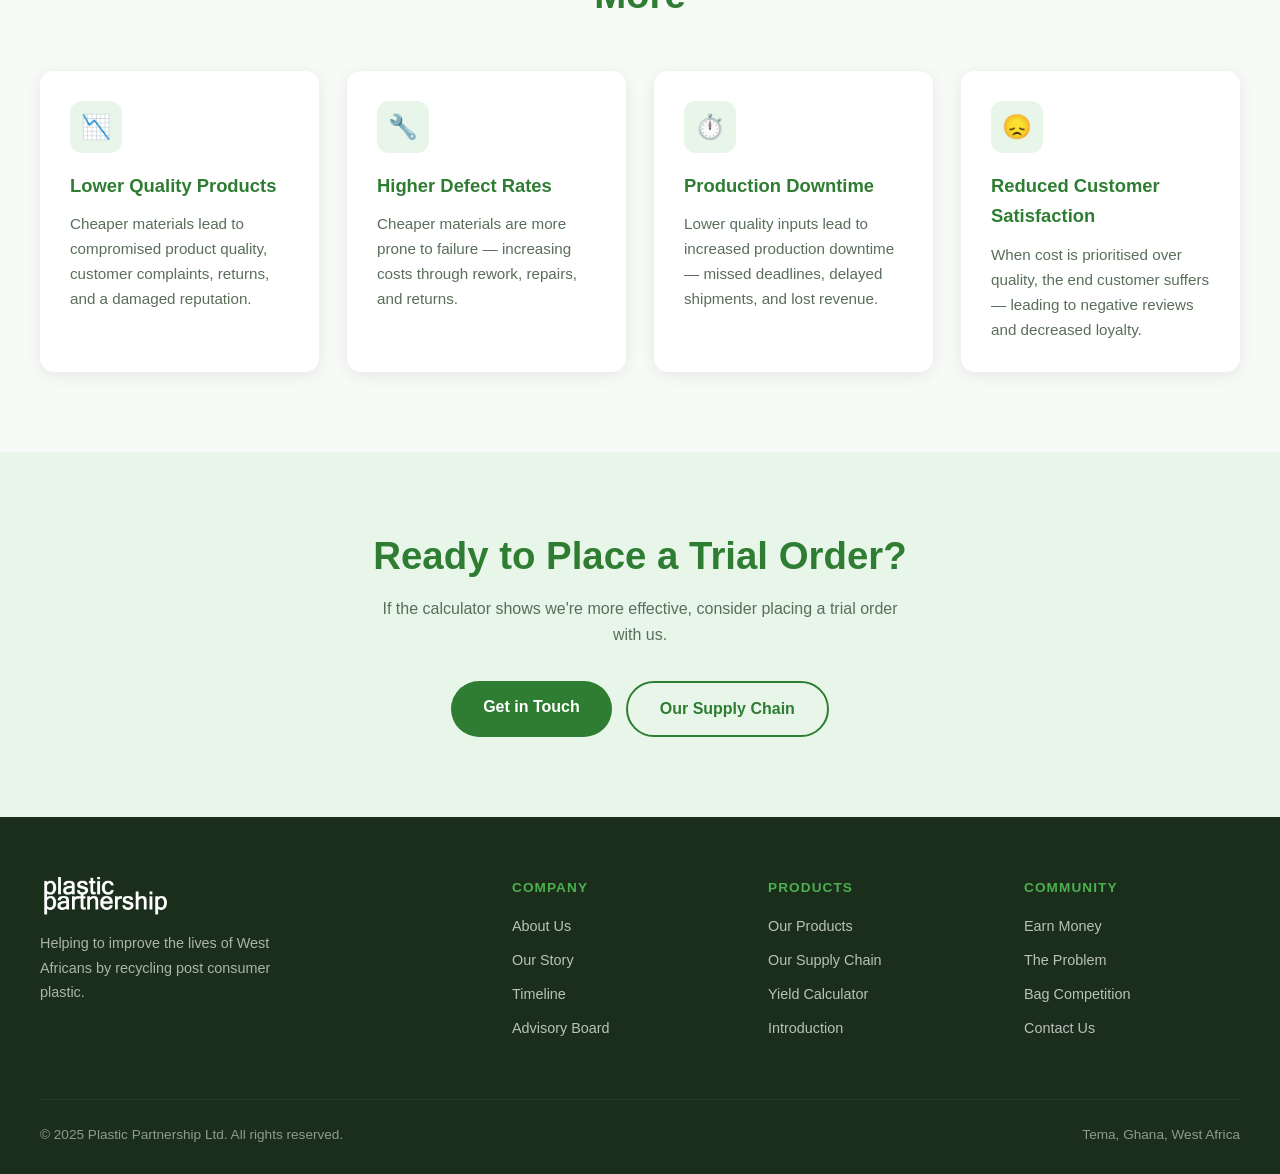
<file: yieldmatters.html>
<!DOCTYPE html>
<html lang="en">
<head>
<meta charset="UTF-8">
<meta name="viewport" content="width=device-width, initial-scale=1.0">
<title>Yield Calculator – Plastic Partnership Ghana</title>
<meta name="description" content="Compare the true cost of PET bales by yield. Calculate equivalent cost per tonne between your current supplier and Plastic Partnership.">
<link rel="stylesheet" href="style.css">
</head>
<body>
<nav>
  <div class="nav-inner">
    <a class="nav-logo" href="index.html"><img src="images/logo.png" alt="Plastic Partnership"></a>
    <ul class="nav-links">
      <li><a href="index.html">Home</a></li>
      <li><a href="plasticlifecycle.html">The Problem</a></li>
      <li><a href="jointhefight.html">Earn Money</a></li>
      <li><a href="about-us.html">About Us</a></li>
      <li><a href="our-products.html">Our Products</a></li>
      <li><a href="our-story.html">Our Story</a></li>
      <li><a href="letsconnect.html" class="nav-cta">Contact</a></li>
    </ul>
    <div class="nav-burger" id="navBurger"><span></span><span></span><span></span></div>
  </div>
  <div class="nav-mobile" id="navMobile">
    <a href="index.html">Home</a>
    <a href="plasticlifecycle.html">The Problem</a>
    <a href="jointhefight.html">Earn Money</a>
    <a href="about-us.html">About Us</a>
    <a href="our-products.html">Our Products</a>
    <a href="our-story.html">Our Story</a>
    <a href="timeline.html">Timeline</a>
    <a href="suppliers.html">Our Supply Chain</a>
    <a href="advisoryboard.html">Advisory Board</a>
    <a href="letsconnect.html">Contact</a>
  </div>
</nav>

<section class="hero hero-small" style="background-image:url('images/recycling-plant.jpg')">
  <div class="hero-overlay"></div>
  <div class="hero-content">
    <div class="tag">Smart Buying</div>
    <h1>Buy by Yield, Not by Cost</h1>
    <p>Work smarter — not harder — by factoring in yield and equivalent cost to your buying decisions.</p>
  </div>
</section>

<section class="section">
  <div class="container" style="max-width:860px;">
    <div class="tag">Why It Matters</div>
    <h2 class="section-title">Yield to Cost Calculators</h2>
    <p style="color:var(--muted);line-height:1.8;margin-bottom:24px;">Hundreds of studies have concluded that when manufacturers buy solely on cost it always results in negative unintended outcomes. At Plastic Partnership we understand why some manufacturers focus on cost, especially when dealing with mixed material from curbside schemes and landfills.</p>
    <p style="color:var(--muted);line-height:1.8;margin-bottom:40px;">At Plastic Partnership our collection network intercepts 100% of our post consumer PET bottles at source, from the environment, before it reaches a landfill. We offer our customers a guarantee that the target material (PET composition) yield they receive from our bales is a <strong>minimum of 95%</strong>.</p>

    <!-- CALCULATOR -->
    <div class="calc-box">
      <h3 style="font-size:1.3rem;color:var(--green);margin-bottom:28px;">Equivalent Cost Calculator</h3>
      <div class="calc-grid">
        <div>
          <h4 style="color:var(--muted);font-size:.85rem;text-transform:uppercase;letter-spacing:.06em;margin-bottom:16px;">Plastic Partnership Bales</h4>
          <div class="form-group">
            <label for="costA">Our Price ($ per tonne)</label>
            <input type="number" id="costA" placeholder="e.g. 420" min="0" step="1" oninput="calcYield()">
          </div>
          <div class="form-group">
            <label for="yieldA">Our Yield % (default 95)</label>
            <input type="number" id="yieldA" value="95" min="1" max="100" step="0.1" oninput="calcYield()">
          </div>
        </div>
        <div>
          <h4 style="color:var(--muted);font-size:.85rem;text-transform:uppercase;letter-spacing:.06em;margin-bottom:16px;">Your Current Supplier</h4>
          <div class="form-group">
            <label for="costB">Their Price ($ per tonne)</label>
            <input type="number" id="costB" placeholder="e.g. 360" min="0" step="1" oninput="calcYield()">
          </div>
          <div class="form-group">
            <label for="yieldB">Their Yield %</label>
            <input type="number" id="yieldB" value="75" min="1" max="100" step="0.1" oninput="calcYield()">
          </div>
        </div>
      </div>
      <div class="calc-result" id="calcResult" style="display:none;">
        <div class="calc-grid">
          <div>
            <div style="font-size:.85rem;color:var(--muted);margin-bottom:4px;">PP Effective Cost / Tonne</div>
            <div class="result-val" id="calcEffA">—</div>
          </div>
          <div>
            <div style="font-size:.85rem;color:var(--muted);margin-bottom:4px;">Current Effective Cost / Tonne</div>
            <div class="result-val" id="calcEffB">—</div>
          </div>
        </div>
        <div class="calc-verdict text-green" id="calcSaving"></div>
      </div>
    </div>
  </div>
</section>

<section class="section section-alt">
  <div class="container">
    <div class="text-center" style="max-width:700px;margin:0 auto 52px;">
      <div class="tag">The Cost of Cutting Corners</div>
      <h2 class="section-title">Why Buying Solely on Cost Costs More</h2>
    </div>
    <div class="grid-auto">
      <div class="card">
        <div class="card-icon">📉</div>
        <h3>Lower Quality Products</h3>
        <p>Cheaper materials lead to compromised product quality, customer complaints, returns, and a damaged reputation.</p>
      </div>
      <div class="card">
        <div class="card-icon">🔧</div>
        <h3>Higher Defect Rates</h3>
        <p>Cheaper materials are more prone to failure — increasing costs through rework, repairs, and returns.</p>
      </div>
      <div class="card">
        <div class="card-icon">⏱️</div>
        <h3>Production Downtime</h3>
        <p>Lower quality inputs lead to increased production downtime — missed deadlines, delayed shipments, and lost revenue.</p>
      </div>
      <div class="card">
        <div class="card-icon">😞</div>
        <h3>Reduced Customer Satisfaction</h3>
        <p>When cost is prioritised over quality, the end customer suffers — leading to negative reviews and decreased loyalty.</p>
      </div>
    </div>
  </div>
</section>

<section class="section" style="background:var(--green3);">
  <div class="container text-center">
    <h2 class="section-title" style="max-width:600px;margin:0 auto 16px;">Ready to Place a Trial Order?</h2>
    <p style="max-width:520px;margin:0 auto 32px;color:var(--muted);">If the calculator shows we're more effective, consider placing a trial order with us.</p>
    <div class="btn-group" style="justify-content:center;">
      <a href="letsconnect.html" class="btn btn-green">Get in Touch</a>
      <a href="suppliers.html" class="btn btn-outline" style="color:var(--green);border-color:var(--green);">Our Supply Chain</a>
    </div>
  </div>
</section>

<footer>
  <div class="footer-inner">
    <div class="footer-grid">
      <div class="footer-brand">
        <img src="images/logo.png" alt="Plastic Partnership">
        <p>Helping to improve the lives of West Africans by recycling post consumer plastic.</p>
      </div>
      <div class="footer-col">
        <h4>Company</h4>
        <a href="about-us.html">About Us</a>
        <a href="our-story.html">Our Story</a>
        <a href="timeline.html">Timeline</a>
        <a href="advisoryboard.html">Advisory Board</a>
      </div>
      <div class="footer-col">
        <h4>Products</h4>
        <a href="our-products.html">Our Products</a>
        <a href="suppliers.html">Our Supply Chain</a>
        <a href="yieldmatters.html">Yield Calculator</a>
        <a href="introduction.html">Introduction</a>
      </div>
      <div class="footer-col">
        <h4>Community</h4>
        <a href="jointhefight.html">Earn Money</a>
        <a href="plasticlifecycle.html">The Problem</a>
        <a href="competition.html">Bag Competition</a>
        <a href="letsconnect.html">Contact Us</a>
      </div>
    </div>
    <div class="footer-bottom">
      <span>© 2025 Plastic Partnership Ltd. All rights reserved.</span>
      <span>Tema, Ghana, West Africa</span>
    </div>
  </div>
</footer>
<script src="main.js"></script>
</body>
</html>
</file>
<file: style.css>
/* Plastic Partnership - Static Site Styles */
:root {
  --green:  #2E7D32;
  --green2: #4CAF50;
  --green3: #E8F5E9;
  --dark:   #1A2E1B;
  --text:   #2C3E2D;
  --muted:  #5A6E5B;
  --white:  #FFFFFF;
  --offwhite:#F7FAF7;
  --border: #C8E6C9;
  --orange: #E65100;
  --orange2:#FF8F00;
}

*{margin:0;padding:0;box-sizing:border-box;}
html{scroll-behavior:smooth;}
body{font-family:'Segoe UI',Arial,sans-serif;color:var(--text);background:var(--white);font-size:16px;line-height:1.65;}
img{max-width:100%;height:auto;display:block;}
a{color:var(--green);text-decoration:none;}
a:hover{color:var(--green2);}

/* ── NAV ── */
nav{position:fixed;top:0;left:0;right:0;z-index:1000;background:rgba(255,255,255,0.97);box-shadow:0 2px 12px rgba(0,0,0,.12);padding:0 24px;}
.nav-inner{max-width:1200px;margin:0 auto;display:flex;align-items:center;justify-content:space-between;height:70px;}
.nav-logo img{height:44px;width:auto;}
.nav-links{display:flex;align-items:center;gap:4px;list-style:none;}
.nav-links a{padding:8px 14px;border-radius:6px;font-size:15px;font-weight:500;color:var(--text);transition:all .2s;}
.nav-links a:hover,.nav-links a.active{background:var(--green3);color:var(--green);}
.nav-cta{background:var(--green)!important;color:var(--white)!important;border-radius:24px!important;padding:8px 20px!important;}
.nav-cta:hover{background:var(--green2)!important;}
.nav-burger{display:none;flex-direction:column;gap:5px;cursor:pointer;padding:4px;}
.nav-burger span{display:block;width:24px;height:2px;background:var(--text);border-radius:2px;transition:all .3s;}
.nav-mobile{display:none;flex-direction:column;background:var(--white);padding:12px 0 20px;border-top:1px solid var(--border);}
.nav-mobile a{padding:11px 24px;font-size:16px;font-weight:500;color:var(--text);display:block;border-bottom:1px solid var(--green3);}
.nav-mobile a:hover{background:var(--green3);color:var(--green);}
@media(max-width:860px){
  .nav-links{display:none;}
  .nav-burger{display:flex;}
  .nav-mobile.open{display:flex;}
}

/* ── HERO ── */
.hero{min-height:88vh;background-size:cover;background-position:center;position:relative;display:flex;align-items:center;margin-top:70px;}
.hero-overlay{position:absolute;inset:0;background:linear-gradient(135deg,rgba(20,50,22,.72) 0%,rgba(30,70,34,.45) 100%);}
.hero-content{position:relative;z-index:1;max-width:1200px;margin:0 auto;padding:80px 24px;color:var(--white);}
.hero-content h1{font-size:clamp(2rem,5vw,3.4rem);font-weight:700;line-height:1.2;max-width:700px;margin-bottom:20px;text-shadow:0 2px 8px rgba(0,0,0,.3);}
.hero-content p{font-size:1.15rem;max-width:560px;margin-bottom:32px;opacity:.92;line-height:1.7;}
.hero-small{min-height:52vh;}

/* ── BUTTONS ── */
.btn{display:inline-block;padding:13px 32px;border-radius:30px;font-size:1rem;font-weight:600;cursor:pointer;transition:all .25s;border:none;}
.btn-green{background:var(--green);color:var(--white);}
.btn-green:hover{background:var(--green2);color:var(--white);transform:translateY(-2px);box-shadow:0 6px 20px rgba(46,125,50,.35);}
.btn-outline{background:transparent;color:var(--white);border:2px solid var(--white);}
.btn-outline:hover{background:var(--white);color:var(--green);}
.btn-orange{background:var(--orange);color:var(--white);}
.btn-orange:hover{background:var(--orange2);color:var(--white);transform:translateY(-2px);}
.btn-sm{padding:9px 22px;font-size:.9rem;}
.btn-group{display:flex;gap:14px;flex-wrap:wrap;margin-top:8px;}

/* ── SECTIONS ── */
.section{padding:80px 24px;}
.section-alt{background:var(--offwhite);}
.section-green{background:var(--green);color:var(--white);}
.section-dark{background:var(--dark);color:var(--white);}
.container{max-width:1200px;margin:0 auto;}
.section-title{font-size:clamp(1.6rem,3.5vw,2.4rem);font-weight:700;color:var(--green);margin-bottom:16px;line-height:1.25;}
.section-title.white{color:var(--white);}
.section-sub{font-size:1.05rem;color:var(--muted);max-width:640px;margin-bottom:48px;line-height:1.7;}
.section-sub.white{color:rgba(255,255,255,.82);}

/* ── GRID CARDS ── */
.grid-3{display:grid;grid-template-columns:repeat(3,1fr);gap:28px;}
.grid-2{display:grid;grid-template-columns:repeat(2,1fr);gap:36px;}
.grid-auto{display:grid;grid-template-columns:repeat(auto-fit,minmax(260px,1fr));gap:28px;}
@media(max-width:900px){.grid-3,.grid-2{grid-template-columns:1fr 1fr;}}
@media(max-width:580px){.grid-3,.grid-2{grid-template-columns:1fr;}}

.card{background:var(--white);border-radius:14px;padding:30px;box-shadow:0 3px 16px rgba(0,0,0,.08);transition:all .25s;}
.card:hover{transform:translateY(-4px);box-shadow:0 8px 28px rgba(0,0,0,.14);}
.card-icon{width:52px;height:52px;background:var(--green3);border-radius:12px;display:flex;align-items:center;justify-content:center;margin-bottom:18px;font-size:1.5rem;}
.card h3{font-size:1.15rem;font-weight:700;color:var(--green);margin-bottom:10px;}
.card p{font-size:.95rem;color:var(--muted);line-height:1.65;}

/* ── TWO-COL TEXT+IMAGE ── */
.split{display:grid;grid-template-columns:1fr 1fr;gap:64px;align-items:center;}
.split.reverse{direction:rtl;}
.split.reverse>*{direction:ltr;}
@media(max-width:768px){.split{grid-template-columns:1fr;gap:32px;}.split.reverse{direction:ltr;}}
.split-img{border-radius:14px;overflow:hidden;box-shadow:0 6px 28px rgba(0,0,0,.15);}
.split-img img{width:100%;height:340px;object-fit:cover;}
.split-text h2{font-size:clamp(1.4rem,3vw,2rem);font-weight:700;color:var(--green);margin-bottom:16px;line-height:1.3;}
.split-text p{color:var(--muted);font-size:1rem;line-height:1.75;margin-bottom:16px;}

/* ── STATS ── */
.stats-band{background:var(--green);padding:60px 24px;}
.stats-inner{max-width:900px;margin:0 auto;display:grid;grid-template-columns:repeat(3,1fr);gap:32px;text-align:center;}
@media(max-width:600px){.stats-inner{grid-template-columns:1fr;}}
.stat-num{font-size:clamp(2.4rem,5vw,3.6rem);font-weight:800;color:var(--white);line-height:1;}
.stat-label{font-size:.95rem;color:rgba(255,255,255,.82);margin-top:8px;font-weight:500;}

/* ── PROCESS STEPS ── */
.steps{counter-reset:step;display:flex;flex-direction:column;gap:32px;}
.step{display:flex;gap:20px;align-items:flex-start;}
.step-num{flex-shrink:0;width:44px;height:44px;background:var(--green);color:var(--white);border-radius:50%;display:flex;align-items:center;justify-content:center;font-weight:700;font-size:1.1rem;}
.step-body h4{font-weight:700;color:var(--green);margin-bottom:6px;font-size:1rem;}
.step-body p{color:var(--muted);font-size:.95rem;line-height:1.65;}

/* ── TEAM CARDS ── */
.team-card{background:var(--white);border-radius:14px;overflow:hidden;box-shadow:0 3px 16px rgba(0,0,0,.09);}
.team-card img{width:100%;height:240px;object-fit:cover;object-position:top;}
.team-card-body{padding:22px;}
.team-card-body h3{font-size:1.1rem;font-weight:700;color:var(--green);margin-bottom:8px;}
.team-card-body p{font-size:.9rem;color:var(--muted);line-height:1.6;}

/* ── CONTACT FORM ── */
.form-wrap{max-width:640px;margin:0 auto;}
.form-group{margin-bottom:20px;}
.form-group label{display:block;font-weight:600;margin-bottom:7px;color:var(--text);font-size:.95rem;}
.form-group input,.form-group textarea,.form-group select{width:100%;padding:12px 16px;border:1.5px solid var(--border);border-radius:8px;font-size:1rem;font-family:inherit;color:var(--text);background:var(--white);transition:border-color .2s;}
.form-group input:focus,.form-group textarea:focus{outline:none;border-color:var(--green);box-shadow:0 0 0 3px rgba(46,125,50,.12);}
.form-group textarea{min-height:130px;resize:vertical;}
.form-success{background:var(--green3);border:1px solid var(--green2);color:var(--green);padding:16px 20px;border-radius:8px;margin-top:16px;display:none;}

/* ── YIELD CALCULATOR ── */
.calc-box{background:var(--white);border-radius:16px;padding:36px;box-shadow:0 4px 24px rgba(0,0,0,.10);max-width:760px;margin:0 auto;}
.calc-grid{display:grid;grid-template-columns:1fr 1fr;gap:24px;}
@media(max-width:580px){.calc-grid{grid-template-columns:1fr;}}
.calc-result{background:var(--green3);border-radius:12px;padding:24px 28px;margin-top:28px;text-align:center;}
.calc-result .result-val{font-size:2.2rem;font-weight:800;color:var(--green);}
.calc-result .result-label{color:var(--muted);font-size:.95rem;margin-top:4px;}
.calc-verdict{margin-top:14px;font-weight:600;font-size:1.05rem;}

/* ── FOOTER ── */
footer{background:var(--dark);color:rgba(255,255,255,.85);padding:60px 24px 28px;}
.footer-inner{max-width:1200px;margin:0 auto;}
.footer-grid{display:grid;grid-template-columns:2fr 1fr 1fr 1fr;gap:40px;margin-bottom:48px;}
@media(max-width:860px){.footer-grid{grid-template-columns:1fr 1fr;gap:32px;}}
@media(max-width:480px){.footer-grid{grid-template-columns:1fr;}}
.footer-brand img{height:40px;margin-bottom:14px;filter:brightness(0) invert(1);}
.footer-brand p{font-size:.9rem;line-height:1.7;opacity:.75;max-width:260px;}
.footer-col h4{font-size:.85rem;font-weight:700;text-transform:uppercase;letter-spacing:.08em;color:var(--green2);margin-bottom:16px;}
.footer-col a{display:block;font-size:.9rem;color:rgba(255,255,255,.7);margin-bottom:10px;transition:color .2s;}
.footer-col a:hover{color:var(--green2);}
.footer-bottom{border-top:1px solid rgba(255,255,255,.1);padding-top:24px;display:flex;justify-content:space-between;align-items:center;font-size:.85rem;opacity:.6;flex-wrap:wrap;gap:8px;}

/* ── BANNER / MEMORIAL ── */
.memorial-banner{background:#1a1a2e;color:var(--white);padding:28px 24px;text-align:center;}
.memorial-banner p{max-width:900px;margin:0 auto;font-size:.92rem;line-height:1.75;opacity:.88;}

/* ── BREADCRUMB ── */
.breadcrumb{background:var(--green3);padding:12px 24px;font-size:.88rem;}
.breadcrumb .container{display:flex;gap:8px;align-items:center;}
.breadcrumb a{color:var(--green);}
.breadcrumb span{color:var(--muted);}

/* ── MISC ── */
.divider{height:3px;background:linear-gradient(90deg,var(--green),var(--green2),transparent);border-radius:2px;margin:48px 0;}
.highlight-box{background:var(--green3);border-left:4px solid var(--green);padding:20px 24px;border-radius:0 8px 8px 0;margin:24px 0;}
.highlight-box p{color:var(--text);font-size:.97rem;line-height:1.7;}
.tag{display:inline-block;background:var(--green3);color:var(--green);font-size:.78rem;font-weight:700;padding:3px 10px;border-radius:20px;margin-bottom:12px;text-transform:uppercase;letter-spacing:.05em;}
.page-top{margin-top:70px;}
ul.check-list{list-style:none;padding:0;}
ul.check-list li{padding:6px 0 6px 28px;position:relative;color:var(--muted);font-size:.97rem;line-height:1.6;}
ul.check-list li::before{content:'✓';position:absolute;left:0;color:var(--green);font-weight:700;}
.text-green{color:var(--green);}
.text-center{text-align:center;}
.mt-8{margin-top:8px;}
.mt-16{margin-top:16px;}
.mt-24{margin-top:24px;}
.mt-32{margin-top:32px;}
.mb-0{margin-bottom:0;}
</file>
